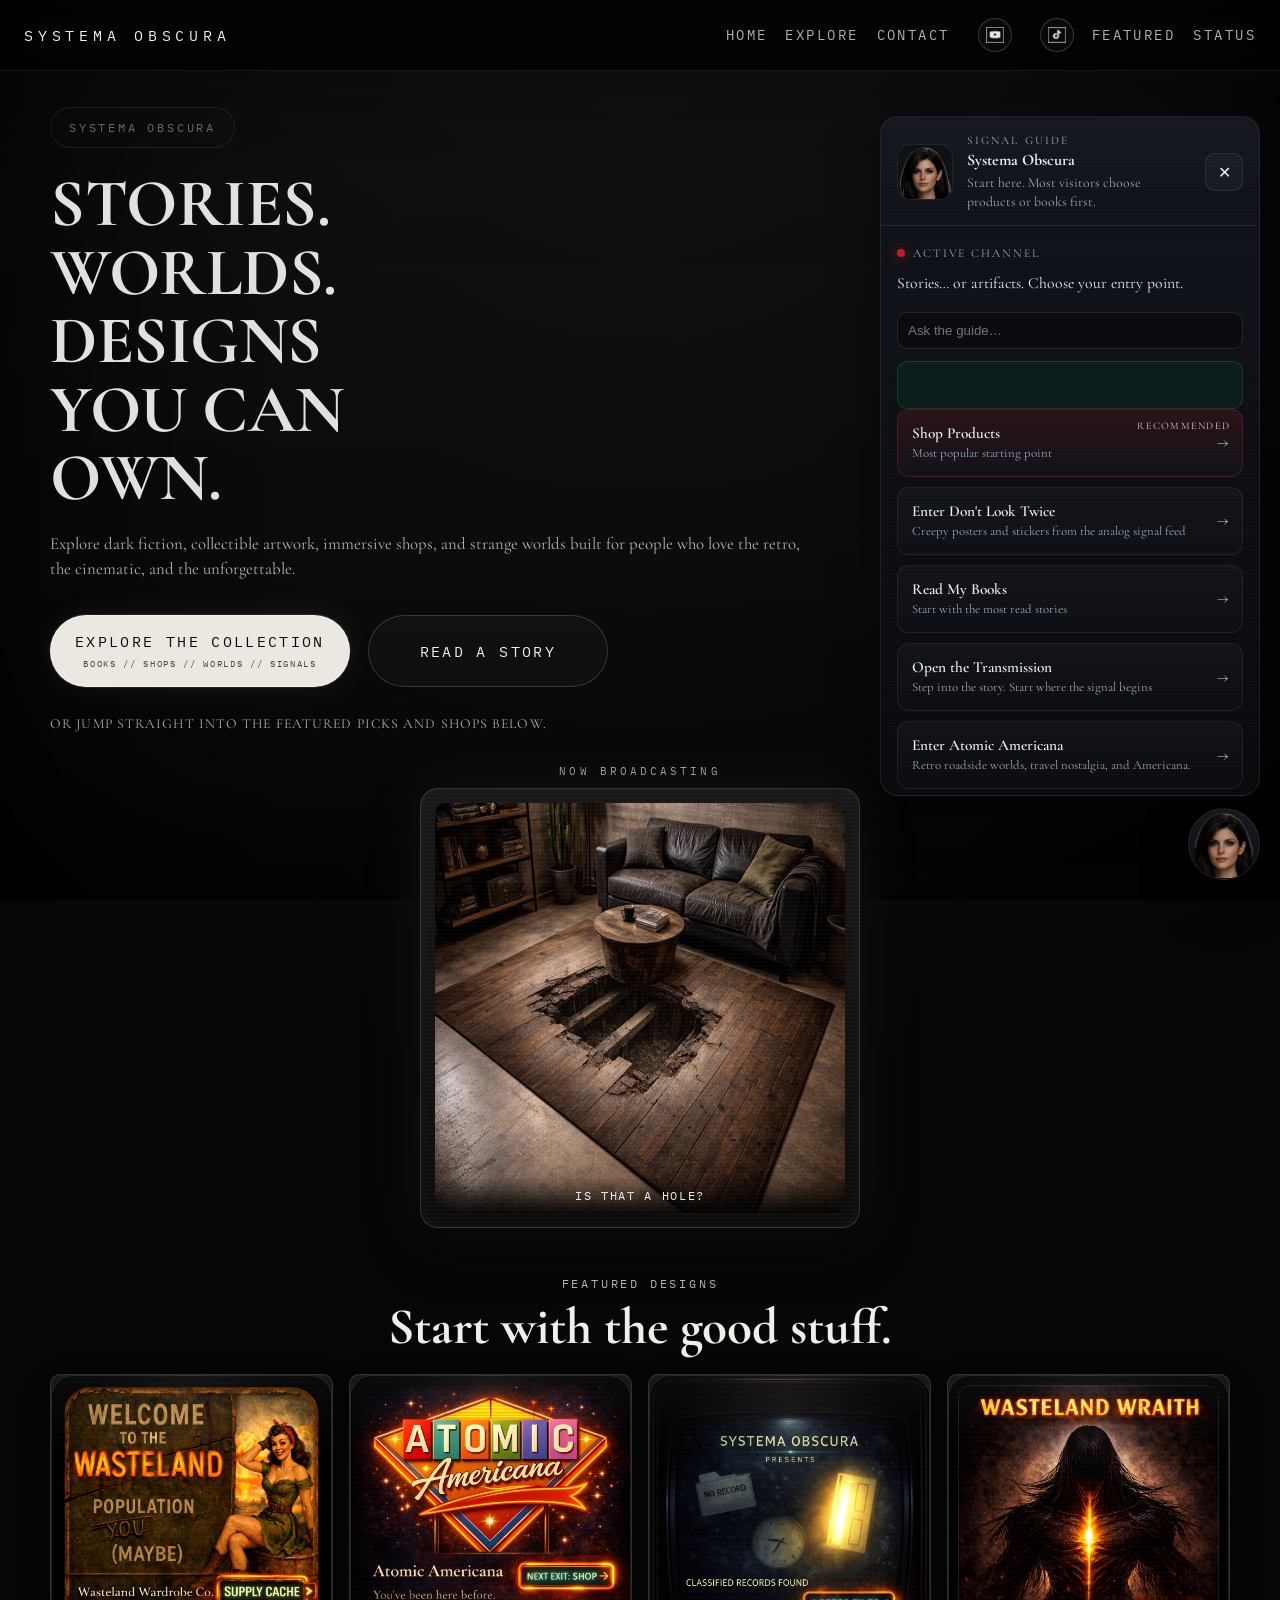
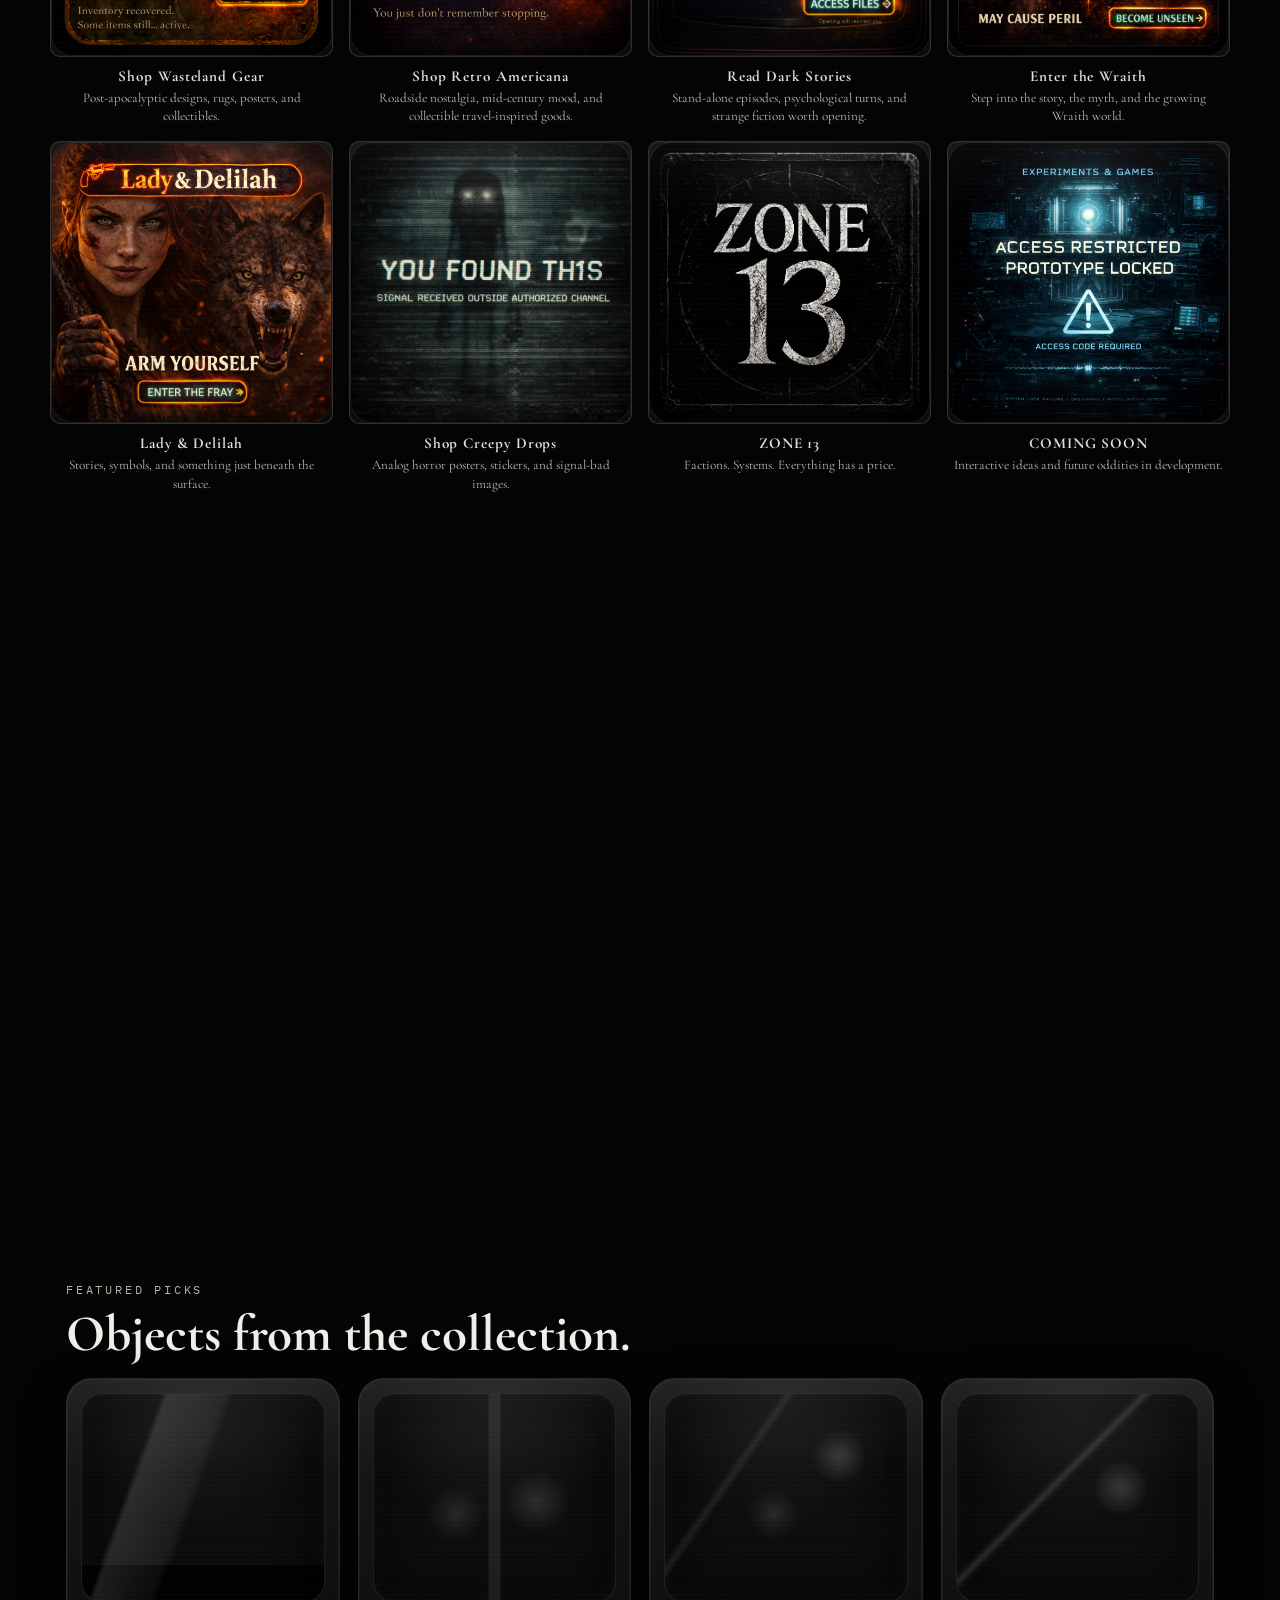
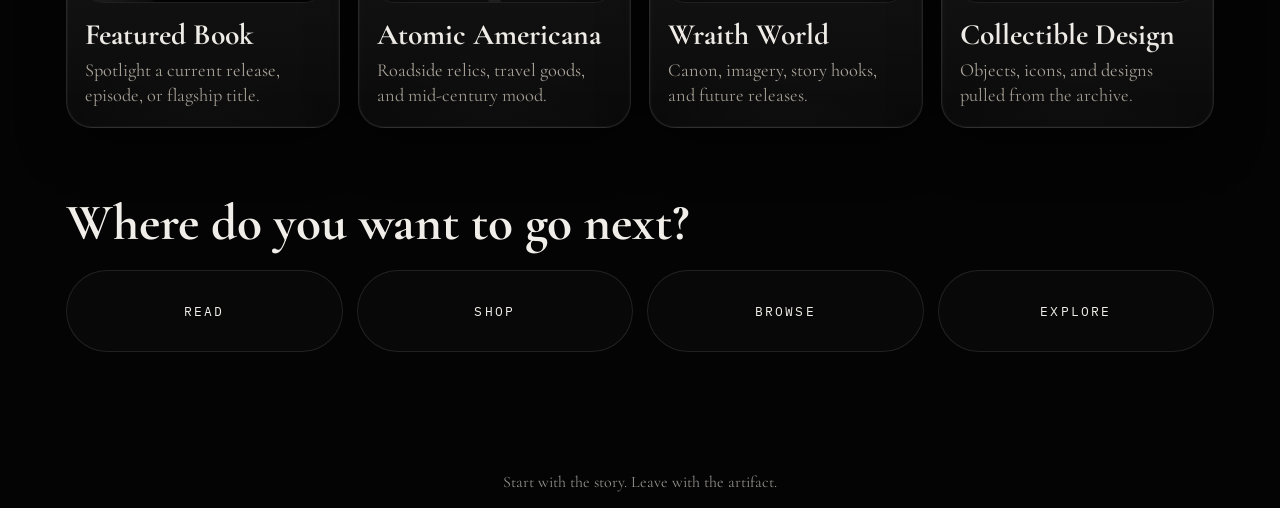
<file: index.html>
<!DOCTYPE html>
<html lang="en">
<head>
<!-- Google tag (gtag.js) -->
<script async src="https://www.googletagmanager.com/gtag/js?id=G-D031YIETHX"></script>
<script>
  window.dataLayer = window.dataLayer || [];
  function gtag(){dataLayer.push(arguments);}
  gtag('js', new Date());
  gtag('config', 'G-D031YIETHX');
</script>

<meta charset="UTF-8" />
  <meta name="viewport" content="width=device-width, initial-scale=1.0" />
  <title>Systema Obscura</title>
  <meta name="description" content="Stories, worlds, and designs you can own from Systema Obscura." />
  <link rel="preconnect" href="https://fonts.googleapis.com">
  <link rel="preconnect" href="https://fonts.gstatic.com" crossorigin>
  <link href="https://fonts.googleapis.com/css2?family=Cormorant+Garamond:wght@400;500;600;700&family=IBM+Plex+Mono:wght@400;500&display=swap" rel="stylesheet">
  <link rel="stylesheet" href="style.css" />
  <style>
    /* Channel tile image overrides */
    .scene-books {
      background-image: url("./assets/tiles/books-tile.png");
      background-size: cover;
      background-position: center;
      background-repeat: no-repeat;
    }

    .scene-aa {
      background-image: url("./assets/tiles/atomic-americana-tile.png");
      background-size: cover;
      background-position: center;
      background-repeat: no-repeat;
    }

    .scene-wwc {
      background-image: url("./assets/tiles/wwc-tile.png");
      background-size: cover;
      background-position: center;
      background-repeat: no-repeat;
    }

    .scene-sop {
      background-image: url("./assets/tiles/sop-tile.png");
      background-size: cover;
      background-position: center;
      background-repeat: no-repeat;
    }

    .scene-wraith {
      background-image: url("./assets/wraith-tile.png");
      background-size: cover;
      background-position: center;
      background-repeat: no-repeat;
    }

    .scene-lady {
      background-image: url("./assets/lady-tile.png");
      background-size: cover;
      background-position: center;
      background-repeat: no-repeat;
    }

    .scene-audio {
      background-image: url("./assets/audio-tile.png");
      background-size: cover;
      background-position: center;
      background-repeat: no-repeat;
    }

    .scene-experiments {
      background-image: url("./assets/experiments-tile.png");
      background-size: cover;
      background-position: center;
      background-repeat: no-repeat;
    }
    .scene-dontlook {
      background: #111 url("./assets/tiles/dont-look-twice-tile.png?v=2") center / cover no-repeat;
    }

    .nav {
      display: flex;
      align-items: center;
      gap: 18px;
      flex-wrap: wrap;
    }

    .nav-icon {
      display: inline-flex;
      align-items: center;
      justify-content: center;
      width: 34px;
      height: 34px;
      padding: 0;
      border: 1px solid rgba(255,255,255,0.18);
      border-radius: 999px;
      background: rgba(255,255,255,0.03);
      box-shadow: 0 0 0 0 rgba(255,255,255,0.0);
      transition: transform 0.2s ease, opacity 0.2s ease, border-color 0.2s ease, box-shadow 0.2s ease, background 0.2s ease;
      animation: socialPulse 2.8s ease-in-out infinite;
    }

    .nav-icon img {
      width: 18px;
      height: 18px;
      object-fit: contain;
      display: block;
      opacity: 0.9;
      filter: brightness(1.05);
    }

    .nav-icon:hover,
    .nav-icon:focus-visible {
      transform: translateY(-1px) scale(1.08);
      opacity: 1;
      border-color: rgba(255,255,255,0.45);
      background: rgba(255,255,255,0.08);
      box-shadow: 0 0 14px rgba(255,255,255,0.14);
      outline: none;
    }

    .nav-icon-youtube {
      animation-delay: 0s;
    }

    .nav-icon-tiktok {
      animation-delay: 1.2s;
    }

    @keyframes socialPulse {
      0%, 100% {
        box-shadow: 0 0 0 0 rgba(255,255,255,0.0);
        border-color: rgba(255,255,255,0.18);
      }
      50% {
        box-shadow: 0 0 12px rgba(255,255,255,0.12);
        border-color: rgba(255,255,255,0.34);
      }
    }

    @media (max-width: 640px) {
      .nav {
        gap: 12px;
      }

      .nav-icon {
        width: 32px;
        height: 32px;
      }

      .nav-icon img {
        width: 17px;
        height: 17px;
      }
    }

/* Quick conversion upgrades */
    .hero-scroll-note {
      margin-top: 12px;
      opacity: 0.72;
      font-size: 0.86rem;
      letter-spacing: 0.08em;
      text-transform: uppercase;
    }

    .featured-strip {
      padding-top: 8px;
      padding-bottom: 18px;
    }

    .featured-strip .section-kicker,
    .featured-strip h2 {
      text-align: center;
    }

    .featured-grid {
      display: grid;
      grid-template-columns: repeat(4, minmax(0, 1fr));
      gap: 16px;
      margin-top: 20px;
    }

    .featured-item {
      display: block;
      text-decoration: none;
      color: inherit;
      transition: transform 0.2s ease, opacity 0.2s ease;
    }

    .featured-item:hover,
    .channel-card:hover {
      opacity: 0.9;
      transform: translateY(-3px) scale(1.015);
    }

    .featured-visual {
      aspect-ratio: 1 / 1;
      border: 1px solid rgba(255,255,255,0.16);
      border-radius: 10px;
      overflow: hidden;
      background: rgba(255,255,255,0.04);
      box-shadow: 0 12px 30px rgba(0,0,0,0.22);
    }

    .featured-visual .screen {
      height: 100%;
    }

    .featured-copy {
      padding: 10px 6px 0;
      text-align: center;
    }

    .featured-copy h3 {
      margin: 0 0 4px;
      font-size: 0.95rem;
      letter-spacing: 0.06em;
    }

    .featured-copy p {
      margin: 0;
      opacity: 0.8;
      font-size: 0.82rem;
      line-height: 1.4;
    }

    .channel-card.priority-channel {
      transform: scale(1.03);
      border: 1px solid rgba(255,255,255,0.28);
      box-shadow: 0 18px 40px rgba(0,0,0,0.28);
    }

    @media (max-width: 900px) {
      .featured-grid {
        grid-template-columns: repeat(2, minmax(0, 1fr));
      }
    }

    @media (max-width: 560px) {
      .featured-grid {
        grid-template-columns: 1fr;
      }
    }

    /* ===== Systema Obscura Agent ===== */
    :root {
      --so-bg: rgba(10, 12, 16, 0.94);
      --so-panel: rgba(15, 18, 24, 0.98);
      --so-border: rgba(255, 255, 255, 0.08);
      --so-text: #e8edf5;
      --so-muted: #9ca7ba;
      --so-accent: #b81f2d;
      --so-accent-soft: rgba(184, 31, 45, 0.18);
      --so-shadow: 0 18px 50px rgba(0, 0, 0, 0.45);
      --so-radius: 18px;
      --so-radius-sm: 12px;
      --so-font: Inter, ui-sans-serif, system-ui, -apple-system, BlinkMacSystemFont, "Segoe UI", sans-serif;
    }

    .so-agent-launcher {
      position: fixed;
      right: 20px;
      bottom: 20px;
      z-index: 9998;
      width: 72px;
      height: 72px;
      border-radius: 999px;
      border: 1px solid var(--so-border);
      background: linear-gradient(180deg, rgba(27, 31, 40, 0.98), rgba(10, 12, 16, 0.98));
      box-shadow: var(--so-shadow);
      display: flex;
      align-items: center;
      justify-content: center;
      cursor: pointer;
      overflow: hidden;
      transition: transform 0.2s ease, border-color 0.2s ease, box-shadow 0.2s ease;
    }

    .so-agent-launcher:hover,
    .so-agent-launcher:focus-visible {
      transform: translateY(-2px) scale(1.02);
      border-color: rgba(184, 31, 45, 0.5);
      box-shadow: 0 18px 55px rgba(0, 0, 0, 0.55);
      outline: none;
    }

    .so-agent-launcher img {
      width: 100%;
      height: 100%;
      object-fit: cover;
      object-position: center 42%;
      display: block;
    }

    .so-agent-pulse {
      position: absolute;
      inset: 0;
      border-radius: inherit;
      box-shadow: 0 0 0 0 rgba(184, 31, 45, 0.25);
      animation: soPulse 2.2s 1;
      pointer-events: none;
    }

    @keyframes soPulse {
      0% { box-shadow: 0 0 0 0 rgba(184, 31, 45, 0.28); }
      70% { box-shadow: 0 0 0 16px rgba(184, 31, 45, 0); }
      100% { box-shadow: 0 0 0 0 rgba(184, 31, 45, 0); }
    }

    .so-agent {
      position: fixed;
      right: 20px;
      bottom: 104px;
      width: min(380px, calc(100vw - 24px));
      max-height: min(680px, calc(100vh - 132px));
      z-index: 9999;
      border-radius: var(--so-radius);
      border: 1px solid var(--so-border);
      background:
        repeating-linear-gradient(
          180deg,
          rgba(255,255,255,0.015) 0px,
          rgba(255,255,255,0.015) 1px,
          transparent 1px,
          transparent 3px
        ),
        linear-gradient(180deg, rgba(16, 19, 26, 0.98), rgba(8, 10, 14, 0.98));
      box-shadow: var(--so-shadow);
      overflow: hidden;
      transform: translateY(16px) scale(0.98);
      opacity: 0;
      pointer-events: none;
      transition: opacity 0.25s ease, transform 0.25s ease;
      backdrop-filter: blur(8px);
    }

    .so-agent.is-open {
      opacity: 1;
      transform: translateY(0) scale(1);
      pointer-events: auto;
    }

    .so-agent-header {
      display: flex;
      align-items: center;
      gap: 14px;
      padding: 16px 16px 14px;
      border-bottom: 1px solid rgba(255,255,255,0.06);
      background: linear-gradient(180deg, rgba(255,255,255,0.02), rgba(255,255,255,0));
    }

    .so-agent-avatar {
      width: 56px;
      height: 56px;
      border-radius: 14px;
      object-fit: cover;
      object-position: center 42%;
      border: 1px solid rgba(255,255,255,0.08);
      flex-shrink: 0;
      background: #0e1116;
    }

    .so-agent-title-wrap {
      min-width: 0;
      flex: 1;
    }

    .so-agent-kicker {
      font-size: 0.72rem;
      letter-spacing: 0.18em;
      text-transform: uppercase;
      color: var(--so-muted);
      margin-bottom: 4px;
    }

    .so-agent-title {
      font-size: 1rem;
      font-weight: 700;
      line-height: 1.2;
      color: var(--so-text);
      margin: 0;
    }

    .so-agent-subtitle {
      font-size: 0.86rem;
      color: var(--so-muted);
      margin-top: 4px;
      line-height: 1.35;
    }

    .so-agent-close {
      width: 38px;
      height: 38px;
      border-radius: 10px;
      border: 1px solid rgba(255,255,255,0.08);
      background: rgba(255,255,255,0.03);
      color: var(--so-text);
      font-size: 1rem;
      cursor: pointer;
      flex-shrink: 0;
      transition: background 0.2s ease, border-color 0.2s ease;
    }

    .so-agent-close:hover,
    .so-agent-close:focus-visible {
      background: rgba(255,255,255,0.06);
      border-color: rgba(184, 31, 45, 0.45);
      outline: none;
    }

    .so-agent-body {
      padding: 16px;
    }

    .so-agent-message {
      margin: 0 0 16px;
      font-size: 0.98rem;
      line-height: 1.5;
      color: var(--so-text);
    }

    .so-agent-buttons {
      display: grid;
      gap: 10px;
    }

    .so-agent-btn {
      position: relative;
      display: flex;
      align-items: center;
      justify-content: space-between;
      gap: 14px;
      width: 100%;
      text-decoration: none;
      color: var(--so-text);
      background: linear-gradient(180deg, rgba(255,255,255,0.03), rgba(255,255,255,0.01));
      border: 1px solid rgba(255,255,255,0.07);
      border-radius: var(--so-radius-sm);
      padding: 14px 14px;
      min-height: 54px;
      transition: transform 0.18s ease, border-color 0.18s ease, background 0.18s ease;
    }

    .so-agent-btn:hover,
    .so-agent-btn:focus-visible {
      transform: translateY(-1px);
      border-color: rgba(184, 31, 45, 0.45);
      background: linear-gradient(180deg, rgba(184, 31, 45, 0.14), rgba(255,255,255,0.02));
      outline: none;
    }

    .so-agent-btn-text {
      display: flex;
      flex-direction: column;
      align-items: flex-start;
      text-align: left;
      gap: 3px;
      min-width: 0;
    }

    .so-agent-btn-label {
      font-size: 0.96rem;
      font-weight: 600;
      line-height: 1.2;
    }

    .so-agent-btn-note {
      font-size: 0.8rem;
      color: var(--so-muted);
      line-height: 1.3;
    }

    .so-agent-btn-primary {
      border-color: rgba(184, 31, 45, 0.32);
      background: linear-gradient(180deg, rgba(184, 31, 45, 0.18), rgba(255,255,255,0.02));
    }

    .so-agent-btn-primary::before {
      content: "Recommended";
      position: absolute;
      top: 10px;
      right: 12px;
      font-size: 0.64rem;
      letter-spacing: 0.12em;
      text-transform: uppercase;
      color: #f0c3c7;
    }

    .so-agent-btn-arrow {
      font-size: 1.1rem;
      color: var(--so-muted);
      flex-shrink: 0;
    }

    .so-agent-footer {
      padding: 0 16px 16px;
      color: var(--so-muted);
      font-size: 0.78rem;
      line-height: 1.4;
    }

    .so-agent-minimize {
      display: inline-flex;
      align-items: center;
      gap: 6px;
      background: transparent;
      color: var(--so-muted);
      border: none;
      padding: 0;
      font: inherit;
      cursor: pointer;
      margin-top: 12px;
    }

    .so-agent-minimize:hover,
    .so-agent-minimize:focus-visible {
      color: var(--so-text);
      outline: none;
    }

    .so-agent-badge {
      display: inline-flex;
      align-items: center;
      gap: 8px;
      margin-bottom: 12px;
      font-size: 0.74rem;
      text-transform: uppercase;
      letter-spacing: 0.16em;
      color: var(--so-muted);
    }

    .so-agent-badge::before {
      content: "";
      width: 8px;
      height: 8px;
      border-radius: 999px;
      background: var(--so-accent);
      box-shadow: 0 0 12px rgba(184, 31, 45, 0.75);
    }

    @media (max-width: 640px) {
      .so-agent-launcher {
        right: 14px;
        bottom: 14px;
        width: 64px;
        height: 64px;
      }

      .so-agent {
        right: 12px;
        left: 12px;
        bottom: 88px;
        width: auto;
        max-height: min(72vh, calc(100vh - 112px));
      }
    }

  </style>


</head>
<body>
  <div class="noise" aria-hidden="true"></div>
  <div class="vignette" aria-hidden="true"></div>

  <header class="site-header">
    <a href="#" class="brand">SYSTEMA OBSCURA</a>
    <nav class="nav">
      <a href="#signal">Home</a>
      <a href="#channels">Explore</a>
      <a href="contact.html">Contact</a>
      <a href="https://www.youtube.com/@TheSafeBunker" target="_blank" rel="noopener" class="nav-icon nav-icon-youtube" aria-label="YouTube">
        <img src="./assets/youtube.png" alt="YouTube" />
      </a>
      <a href="https://www.tiktok.com/@systema.obscura" target="_blank" rel="noopener" class="nav-icon nav-icon-tiktok" aria-label="TikTok">
        <img src="./assets/tiktok.png" alt="TikTok" />
      </a>
      <a href="#artifacts">Featured</a>
      <a href="#status">Status</a>
    </nav>
  </header>

  <main>
    <section class="hero wrap" id="signal">
      <div class="eyebrow">SYSTEMA OBSCURA</div>
      <h1>STORIES. WORLDS.<br />DESIGNS YOU CAN OWN.</h1>
      <p class="hero-copy">
        Explore dark fiction, collectible artwork, immersive shops, and strange worlds built for people who love the retro, the cinematic, and the unforgettable.
      </p>

      <div class="hero-actions">
        <a href="#channels" class="btn btn-primary">
          <span>EXPLORE THE COLLECTION</span>
          <small>BOOKS // SHOPS // WORLDS // SIGNALS</small>
        </a>
        <a href="sop.html" class="btn btn-secondary">READ A STORY</a>
      </div>
      <p class="hero-scroll-note">Or jump straight into the featured picks and shops below.</p>

<!-- ===== CRT FEATURED BROADCAST ===== -->
<div class="crt-featured">

  <div class="crt-broadcast-label">NOW BROADCASTING</div>

  <div class="crt-tv-featured">
    <a id="crtLink" href="https://wastelandwardrobeco.etsy.com/listing/4446251223" target="_blank" rel="noopener">
      <img id="crtImage" src="assets/crt/crt-rug-collapse.png" alt="IS THAT A HOLE?">

      <div class="crt-overlay-featured">
        <span id="crtTitle">IS THAT A HOLE?</span>
      </div>
    </a>
  </div>

</div>
      
      <div class="main-terminal crt reveal">
        <div class="terminal-topbar">
          <span class="seal">✦</span>
          <span class="terminal-label">PRIMARY ARCHIVE TERMINAL</span>
          <span class="live-dot"></span>
        </div>
        <div class="screen hero-screen">
          <div class="screen-image">
            <div class="mountains"></div>
            <div class="fog"></div>
            <div class="scanlines"></div>
          </div>
          <div class="screen-overlay">
            <p>Books to read. Designs to own. Worlds to explore.</p>
          </div>
        </div>
      </div>
    </section>

    <section class="featured-strip wrap reveal" id="featured-strip">
      <div class="section-head reveal">
        <p class="section-kicker">FEATURED DESIGNS</p>
        <h2>Start with the good stuff.</h2>
      </div>

<div class="featured-grid">

  <!-- WWC -->
  <a class="featured-item" href="https://wastelandwardrobeco.etsy.com" target="_blank">
    <div class="featured-visual crt">
      <div class="screen">
        <div class="channel-scene scene-wwc"></div>
        <div class="scanlines"></div>
      </div>
    </div>
    <div class="featured-copy">
      <h3>Shop Wasteland Gear</h3>
      <p>Post-apocalyptic designs, rugs, posters, and collectibles.</p>
    </div>
  </a>

  <!-- Atomic Americana -->
  <a class="featured-item" href="https://atomicamericana.etsy.com" target="_blank">
    <div class="featured-visual crt">
      <div class="screen">
        <div class="channel-scene scene-aa"></div>
        <div class="scanlines"></div>
      </div>
    </div>
    <div class="featured-copy">
      <h3>Shop Retro Americana</h3>
      <p>Roadside nostalgia, mid-century mood, and collectible travel-inspired goods.</p>
    </div>
  </a>

  <!-- SOP -->
  <a class="featured-item" href="sop.html">
    <div class="featured-visual crt">
      <div class="screen">
        <div class="channel-scene scene-sop"></div>
        <div class="scanlines"></div>
      </div>
    </div>
    <div class="featured-copy">
      <h3>Read Dark Stories</h3>
      <p>Stand-alone episodes, psychological turns, and strange fiction worth opening.</p>
    </div>
  </a>

  <!-- WRAITH -->
  <a class="featured-item" href="wraith.html">
    <div class="featured-visual crt">
      <div class="screen">
        <div class="channel-scene scene-wraith"></div>
        <div class="scanlines"></div>
      </div>
    </div>
    <div class="featured-copy">
      <h3>Enter the Wraith</h3>
      <p>Step into the story, the myth, and the growing Wraith world.</p>
    </div>
  </a>

  <!-- LADY & DELILAH (RESTORED) -->
  <a class="featured-item" href="lady-delilah.html">
    <div class="featured-visual crt">
      <div class="screen">
        <div class="channel-scene scene-lady"></div>
        <div class="scanlines"></div>
      </div>
    </div>
    <div class="featured-copy">
      <h3>Lady & Delilah</h3>
      <p>Stories, symbols, and something just beneath the surface.</p>
    </div>
  </a>

  <!-- DON'T LOOK TWICE -->
  <a class="featured-item" href="https://dont-look-twice.printify.me" target="_blank" rel="noopener">
    <div class="featured-visual crt">
      <div class="screen">
        <div class="channel-scene scene-dontlook"></div>
        <div class="scanlines"></div>
      </div>
    </div>
    <div class="featured-copy">
      <h3>Shop Creepy Drops</h3>
      <p>Analog horror posters, stickers, and signal-bad images.</p>
    </div>
  </a>

  <!-- ZONE 13 -->
  <a class="featured-item" href="zone13.html">
    <div class="featured-visual crt">
      <div class="screen">
        <div class="channel-scene scene-zone13"></div>
        <div class="scanlines"></div>
      </div>
    </div>
    <div class="featured-copy">
      <h3>ZONE 13</h3>
      <p>Factions. Systems. Everything has a price.</p>
    </div>
  </a>

  <!-- COMING SOON -->
  <a class="featured-item" href="#signal">
    <div class="featured-visual crt">
      <div class="screen">
        <div class="channel-scene scene-experiments"></div>
        <div class="scanlines"></div>
      </div>
    </div>
    <div class="featured-copy">
      <h3>COMING SOON</h3>
      <p>Interactive ideas and future oddities in development.</p>
    </div>
  </a>

</div>
      
</section>

<section class="broadcast wrap" id="broadcast">

    <section class="broadcast wrap" id="broadcast">
      <div class="section-head reveal">
        <p class="section-kicker">PRIMARY FEATURE</p>
        <h2>The signal of the moment.</h2>
      </div>

      <div class="broadcast-grid">
        <article class="broadcast-panel feature crt reveal">
          <div class="screen feature-screen">
            <div class="feature-scene"></div>
            <div class="scanlines"></div>
          </div>
          <div class="feature-copy">
            <p class="meta">CURRENT FEATURE</p>
            <h3>Build the myth. Sell the artifact. Keep the signal alive.</h3>
            <p>
              Use this space for your featured book, newest collection, best seller, or flagship release.
            </p>
            <a href="https://www.amazon.com/dp/B0GPJ8DP77" target="_blank" class="text-link">View feature</a>
          </div>
        </article>

        <aside class="status-panel reveal" id="status">
          <div class="status-box">
            <div class="status-row"><span>Systema Obscura Presents</span><strong>Stories Live</strong></div>
            <div class="status-row"><span>Wasteland Wardrobe Co.</span><strong>Shop Open</strong></div>
            <div class="status-row"><span>Atomic Americana</span><strong>Shop Open</strong></div>
            <div class="status-row"><span>Don't Look Twice</span><strong>Popup Shop Live</strong></div>
            <div class="status-row"><span>Books, Worlds, Experiments</span><strong>Expanding</strong></div>
          </div>
        </aside>
      </div>
    </section>

    <section class="artifacts wrap" id="artifacts">
      <div class="section-head reveal">
        <p class="section-kicker">FEATURED PICKS</p>
        <h2>Objects from the collection.</h2>
      </div>

      <div class="artifact-grid">
        <article class="artifact crt reveal">
          <div class="screen"><div class="artifact-scene artifact-book"></div><div class="scanlines"></div></div>
          <div class="artifact-copy">
            <h3>Featured Book</h3>
            <p>Spotlight a current release, episode, or flagship title.</p>
          </div>
        </article>

        <article class="artifact crt reveal">
          <div class="screen"><div class="artifact-scene artifact-keys"></div><div class="scanlines"></div></div>
          <div class="artifact-copy">
            <h3>Atomic Americana</h3>
            <p>Roadside relics, travel goods, and mid-century mood.</p>
          </div>
        </article>

        <article class="artifact crt reveal">
          <div class="screen"><div class="artifact-scene artifact-wraith"></div><div class="scanlines"></div></div>
          <div class="artifact-copy">
            <h3>Wraith World</h3>
            <p>Canon, imagery, story hooks, and future releases.</p>
          </div>
        </article>

        <article class="artifact crt reveal">
          <div class="screen"><div class="artifact-scene artifact-pin"></div><div class="scanlines"></div></div>
          <div class="artifact-copy">
            <h3>Collectible Design</h3>
            <p>Objects, icons, and designs pulled from the archive.</p>
          </div>
        </article>
      </div>
    </section>

    <section class="entry wrap reveal">
      <h2>Where do you want to go next?</h2>
      <div class="entry-grid">
        <a href="https://www.amazon.com/author/davidmcneal" target="_blank" class="entry-link">Read</a>
        <a href="https://wastelandwardrobeco.etsy.com" target="_blank" class="entry-link">Shop</a>
        <a href="https://atomicamericana.etsy.com" target="_blank" class="entry-link">Browse</a>
        <a href="#channels" class="entry-link">Explore</a>
      </div>
    </section>
  </main>

  <p style="text-align:center; opacity:0.6; margin-top:40px;">
    Start with the story. Leave with the artifact.
  </p>

  <script src="script.js"></script>
  <div class="signal-lock" id="signalLock"></div>

  <button
    class="so-agent-launcher"
    id="soAgentLauncher"
    aria-label="Open Systema Obscura guide"
    aria-expanded="false"
    aria-controls="soAgentPanel"
    type="button"
  >
    <span class="so-agent-pulse" aria-hidden="true"></span>
    <img src="/assets/so-host-master-bust.png" alt="Systema Obscura host avatar" />
  </button>

  <aside class="so-agent" id="soAgentPanel" aria-hidden="true">
    <div class="so-agent-header">
      <img class="so-agent-avatar" src="/assets/so-host-master-bust.png" alt="Systema Obscura host avatar" />
      <div class="so-agent-title-wrap">
        <div class="so-agent-kicker">Signal Guide</div>
        <h2 class="so-agent-title">Systema Obscura</h2>
        <div class="so-agent-subtitle">Start here. Most visitors choose products or books first.</div>
      </div>
      <button class="so-agent-close" id="soAgentClose" type="button" aria-label="Close guide">✕</button>
    </div>

    <div class="so-agent-body">
      <div class="so-agent-badge">Active channel</div>
      <p class="so-agent-message" id="soAgentMessage">Stories… or artifacts. Choose your entry point.</p>
<div style="margin-bottom:12px;"><input id="soAgentInput" placeholder="Ask the guide…" style="width:100%; padding:10px; border-radius:10px; border:1px solid rgba(255,255,255,0.1); background:rgba(0,0,0,0.3); color:#fff;" /></div><div id="soAgentResponse" style="font-size:0.95rem; color:#00ff9c; min-height:48px; margin-top:8px; padding:10px 12px; border-radius:10px; background:rgba(0,255,156,0.05); border:1px solid rgba(0,255,156,0.15); text-shadow:0 0 6px rgba(0,255,156,0.35); line-height:1.5;"></div>

      <div class="so-agent-buttons">
        <a class="so-agent-btn so-agent-btn-primary" href="https://www.etsy.com/shop/WastelandWardrobeCo" target="_blank" rel="noopener" data-destination="Shop Products">
          <span class="so-agent-btn-text">
            <span class="so-agent-btn-label">Shop Products</span>
            <span class="so-agent-btn-note">Most popular starting point</span>
          </span>
          <span class="so-agent-btn-arrow" aria-hidden="true">→</span>
        </a>


        <a class="so-agent-btn" href="https://dont-look-twice.printify.me" target="_blank" rel="noopener" data-destination="Don't Look Twice">
          <span class="so-agent-btn-text">
            <span class="so-agent-btn-label">Enter Don't Look Twice</span>
            <span class="so-agent-btn-note">Creepy posters and stickers from the analog signal feed</span>
          </span>
          <span class="so-agent-btn-arrow" aria-hidden="true">→</span>
        </a>

        <a class="so-agent-btn" href="https://www.amazon.com/author/davidmcneal" target="_blank" rel="noopener" data-destination="Read My Books">
          <span class="so-agent-btn-text">
            <span class="so-agent-btn-label">Read My Books</span>
            <span class="so-agent-btn-note">Start with the most read stories</span>
          </span>
          <span class="so-agent-btn-arrow" aria-hidden="true">→</span>
        </a>

        <a class="so-agent-btn" href="https://systemaobscura.co/sop" target="_blank" rel="noopener" data-destination="Start Here">
          <span class="so-agent-btn-text">
            <span class="so-agent-btn-label">Open the Transmission</span>
            <span class="so-agent-btn-note">Step into the story. Start where the signal begins</span>
          </span>
          <span class="so-agent-btn-arrow" aria-hidden="true">→</span>
        </a>

        <a class="so-agent-btn" href="https://www.etsy.com/shop/AtomicAmericana" target="_blank" rel="noopener" data-destination="Atomic Americana">
          <span class="so-agent-btn-text">
            <span class="so-agent-btn-label">Enter Atomic Americana</span>
            <span class="so-agent-btn-note">Retro roadside worlds, travel nostalgia, and Americana.</span>
          </span>
          <span class="so-agent-btn-arrow" aria-hidden="true">→</span>
        </a>

        <a class="so-agent-btn" href="https://www.etsy.com/shop/WastelandWardrobeCo" target="_blank" rel="noopener" data-destination="Explore the Wasteland">
          <span class="so-agent-btn-text">
            <span class="so-agent-btn-label">Explore the Wasteland</span>
            <span class="so-agent-btn-note">Most popular products and customer favorites.</span>
          </span>
          <span class="so-agent-btn-arrow" aria-hidden="true">→</span>
        </a>
      </div>
    </div>

    <div class="so-agent-footer">
      <div>Compact by design. Built to guide visitors toward the strongest parts of the signal.</div>
      <button class="so-agent-minimize" id="soAgentMinimize" type="button">Minimize guide</button>
    </div>
  </aside>

  <script>
(function () {
  const launcher = document.getElementById('soAgentLauncher');
  const panel = document.getElementById('soAgentPanel');
  const closeBtn = document.getElementById('soAgentClose');
  const minimizeBtn = document.getElementById('soAgentMinimize');
  const message = document.getElementById('soAgentMessage');
  const buttons = panel.querySelectorAll('[data-destination]');

  const STORAGE_KEY = 'so-dismissed';
  const CLICK_KEY = 'so-click-log';
  const VISIT_KEY = 'so-visit-count';

  const AUTO_OPEN_DELAY = 1600;

  let visits = parseInt(localStorage.getItem(VISIT_KEY) || '0', 10);
  visits++;
  localStorage.setItem(VISIT_KEY, visits);

  const hour = new Date().getHours();

  function getAdaptiveMessage() {
    if (visits > 2) {
      return "Signal guide online. You can start with the strongest path.";
    }

    if (hour >= 22 || hour < 5) {
      return "The signal is still active. Choose your entry point.";
    }

    if (hour < 12) {
      return "Not everything needs exploring. Start where it matters.";
    }

    return "Stories… or artifacts. Choose your entry point.";
  }

  function openPanel() {
    if (message) {
      window.clearTimeout(message._swapTimer);
      message.textContent = getAdaptiveMessage();

      message._swapTimer = window.setTimeout(function () {
        message.textContent = "Most people start with the strongest signal. You can too.";
      }, 3000);
    }

    panel.classList.add('is-open');
    panel.setAttribute('aria-hidden', 'false');
    launcher.setAttribute('aria-expanded', 'true');
  }

  function closePanel(remember = false) {
    if (message && message._swapTimer) {
      window.clearTimeout(message._swapTimer);
    }

    panel.classList.remove('is-open');
    panel.setAttribute('aria-hidden', 'true');
    launcher.setAttribute('aria-expanded', 'false');

    if (remember) {
      localStorage.setItem(STORAGE_KEY, 'true');
    }
  }

  function togglePanel() {
    const isOpen = panel.classList.contains('is-open');
    isOpen ? closePanel() : openPanel();
  }

  launcher.addEventListener('click', togglePanel);
  closeBtn.addEventListener('click', () => closePanel(true));
  minimizeBtn.addEventListener('click', () => closePanel(true));

  document.addEventListener('keydown', function (event) {
    if (event.key === 'Escape') closePanel();
  });

  buttons.forEach(function (button) {
    button.addEventListener('click', function () {
      const destination = button.getAttribute('data-destination');
      const log = JSON.parse(localStorage.getItem(CLICK_KEY) || '[]');
      log.push({ destination, time: new Date().toISOString() });
      if (typeof gtag === 'function') {
        gtag('event', 'agent_click', {
          event_category: 'Agent',
          event_label: destination
        });
      }
      localStorage.setItem(CLICK_KEY, JSON.stringify(log));
    });
  });

 const dismissed = localStorage.getItem(STORAGE_KEY) === 'true';
const isMobile = window.innerWidth <= 768;

if (!dismissed && !isMobile) {
  window.setTimeout(openPanel, AUTO_OPEN_DELAY);
}


// ===== SYSTEMA OBSCURA LIVE AGENT =====

async function askSystemaObscura(message) {
  try {
    const response = await fetch('https://project-656dj.vercel.app/api/agent', {
      method: 'POST',
      headers: { 'Content-Type': 'application/json' },
      body: JSON.stringify({ message })
    });

    const data = await response.json();

    if (data.reply) return data.reply;
    if (data.error) return `Signal error: ${data.error}`;

    return "Signal unclear.";
  } catch (error) {
    return "Signal lost. Try again.";
  }
}

const input = document.getElementById('soAgentInput');
const responseBox = document.getElementById('soAgentResponse');

if (input) {
  input.addEventListener('keydown', async function(e) {
    if (e.key === 'Enter') {
      const message = input.value.trim();
      if (!message) return;

      responseBox.textContent = "Reading the signal...";
      input.value = "";

      const reply = await askSystemaObscura(message);
      responseBox.textContent = reply;
    }
  });
}

})();
</script>

<script>
const crtItems = [
  {
    image: "assets/crt/crt-rug-collapse.png",
    link: "https://wastelandwardrobeco.etsy.com/listing/4446251223",
    title: "IS THAT A HOLE?"
  },
  {
    image: "assets/crt/crt-aa-drivein.png",
    link: "https://atomicamericana.etsy.com/listing/4471276737",
    title: "ATOMIC DRIVE-IN"
  },
  {
    image: "assets/crt/crt-sop-dopamine.png",
    link: "https://www.amazon.com/dp/B0GS6ZQMYW",
    title: "DOPAMINE CAFE"
  },
  {
    image: "assets/crt/crt-wwc-blood-suckers.png",
    link: "https://wastelandwardrobeco.etsy.com/listing/4327613334/blood-suckers-from-the-swamp",
    title: "BLOOD SUCKERS"
  },
  {
    image: "assets/crt/crt-wwc-wasteland.png",
    link: "https://wastelandwardrobeco.etsy.com/listing/4331172686/post-apocalyptic-wall-art-poster-welcome",
    title: "POPULATION: YOU"
  },
  {
    image: "assets/crt/crt-aa-boomerang-rug.png",
    link: "https://atomicamericana.etsy.com/listing/4471808084/atomic-boomerang-rug-mid-century-modern",
    title: "ATOMIC BOOMERANG"
  },
  {
    image: "assets/crt/crt-aa-starburst.png",
    link: "https://atomicamericana.etsy.com/listing/4468757230/mid-century-starburst-shower-curtain",
    title: "ATOMIC STARBURST"
  },
  {
    image: "assets/crt/crt-dlt-watcher.png",
    link: "https://dont-look-twice.printify.me/product/27779797",
    title: "DO NOT LOOK"
  },
  {
    image: "assets/crt/crt-dlt-road.png",
    link: "https://dont-look-twice.printify.me/product/27873562",
    title: "STAY ON THE ROAD"
  }
];

let currentCRT = 0;

const crtImage = document.getElementById("crtImage");
const crtLink = document.getElementById("crtLink");
const crtTitle = document.getElementById("crtTitle");

function setCRTItem(index) {
  const item = crtItems[index];
  crtImage.src = item.image;
  crtImage.alt = item.title;
  crtLink.href = item.link;
  crtTitle.textContent = item.title;
}

function rotateCRT() {
  currentCRT = (currentCRT + 1) % crtItems.length;
  crtImage.style.opacity = 0;

  setTimeout(() => {
    setCRTItem(currentCRT);
    crtImage.style.opacity = 1;
  }, 200);
}

setCRTItem(currentCRT);
setInterval(rotateCRT, 6500);
</script>
  
</body>
</html>
</file>
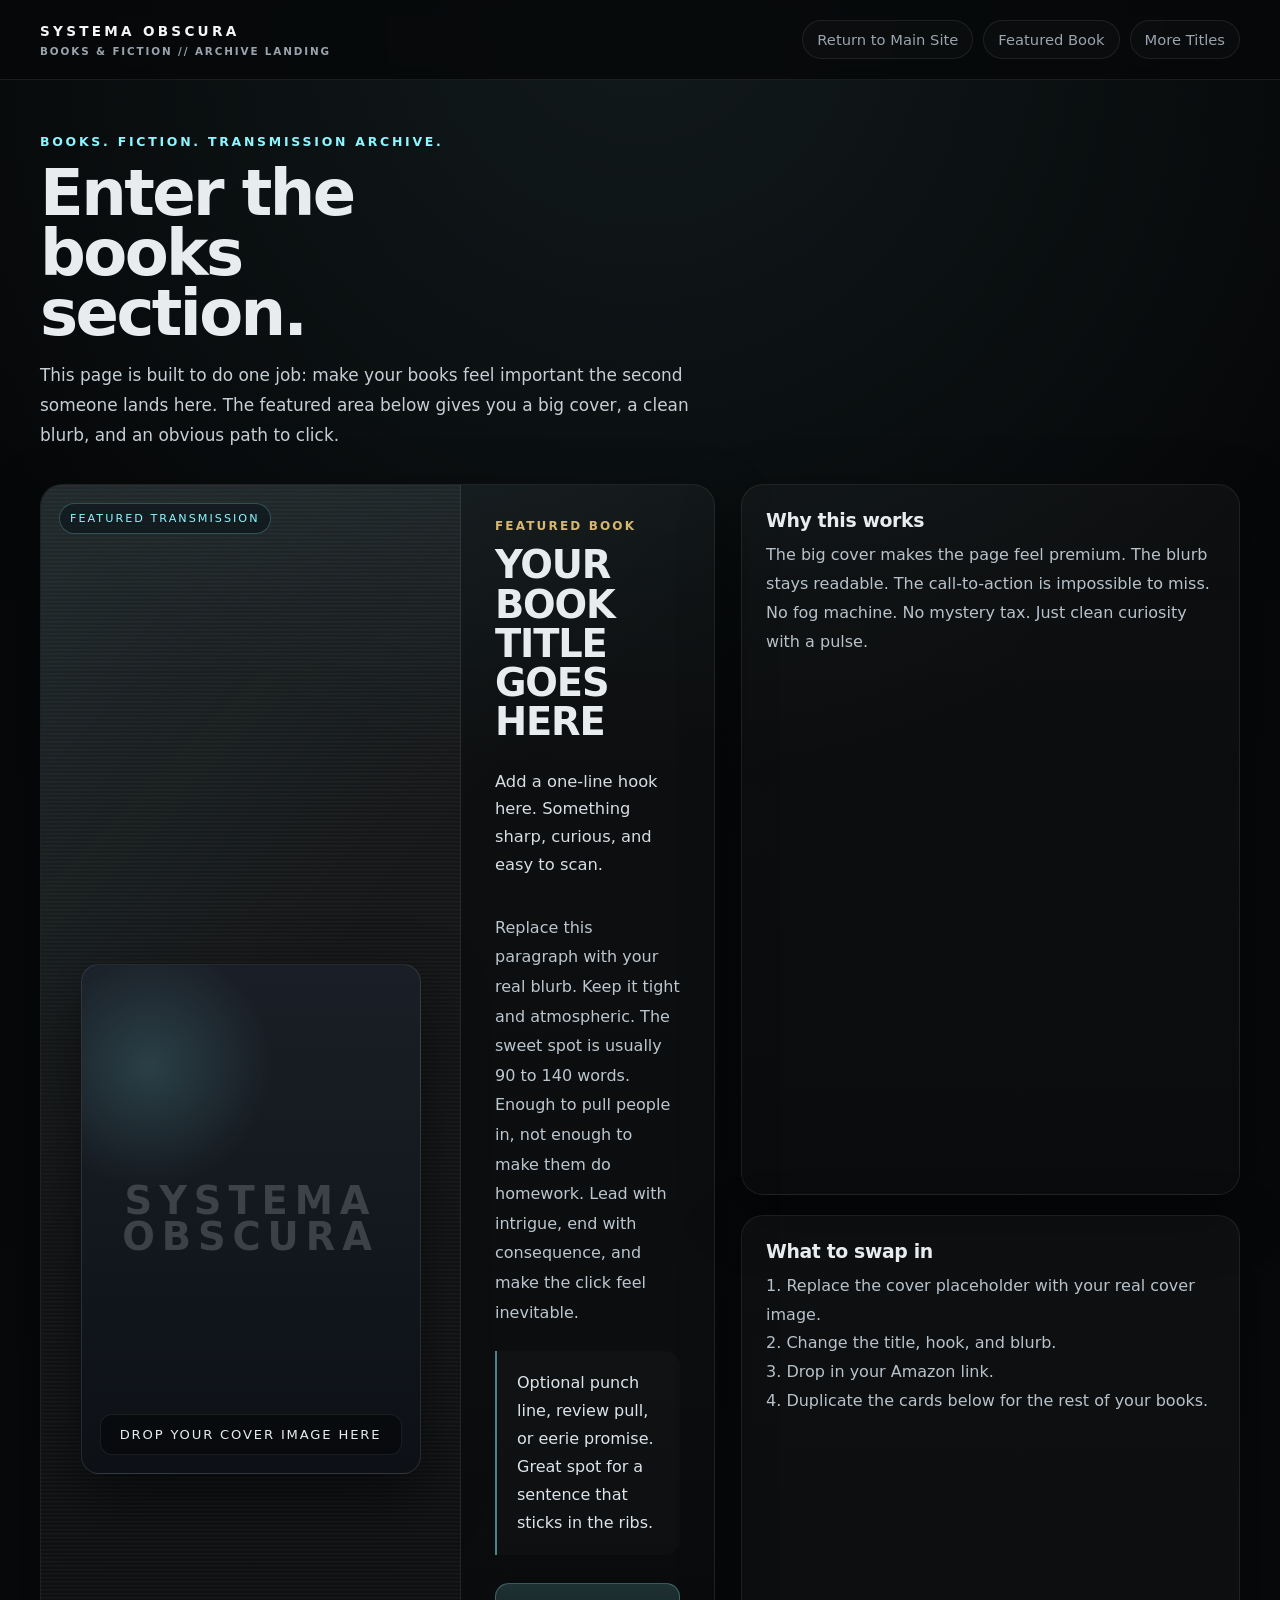
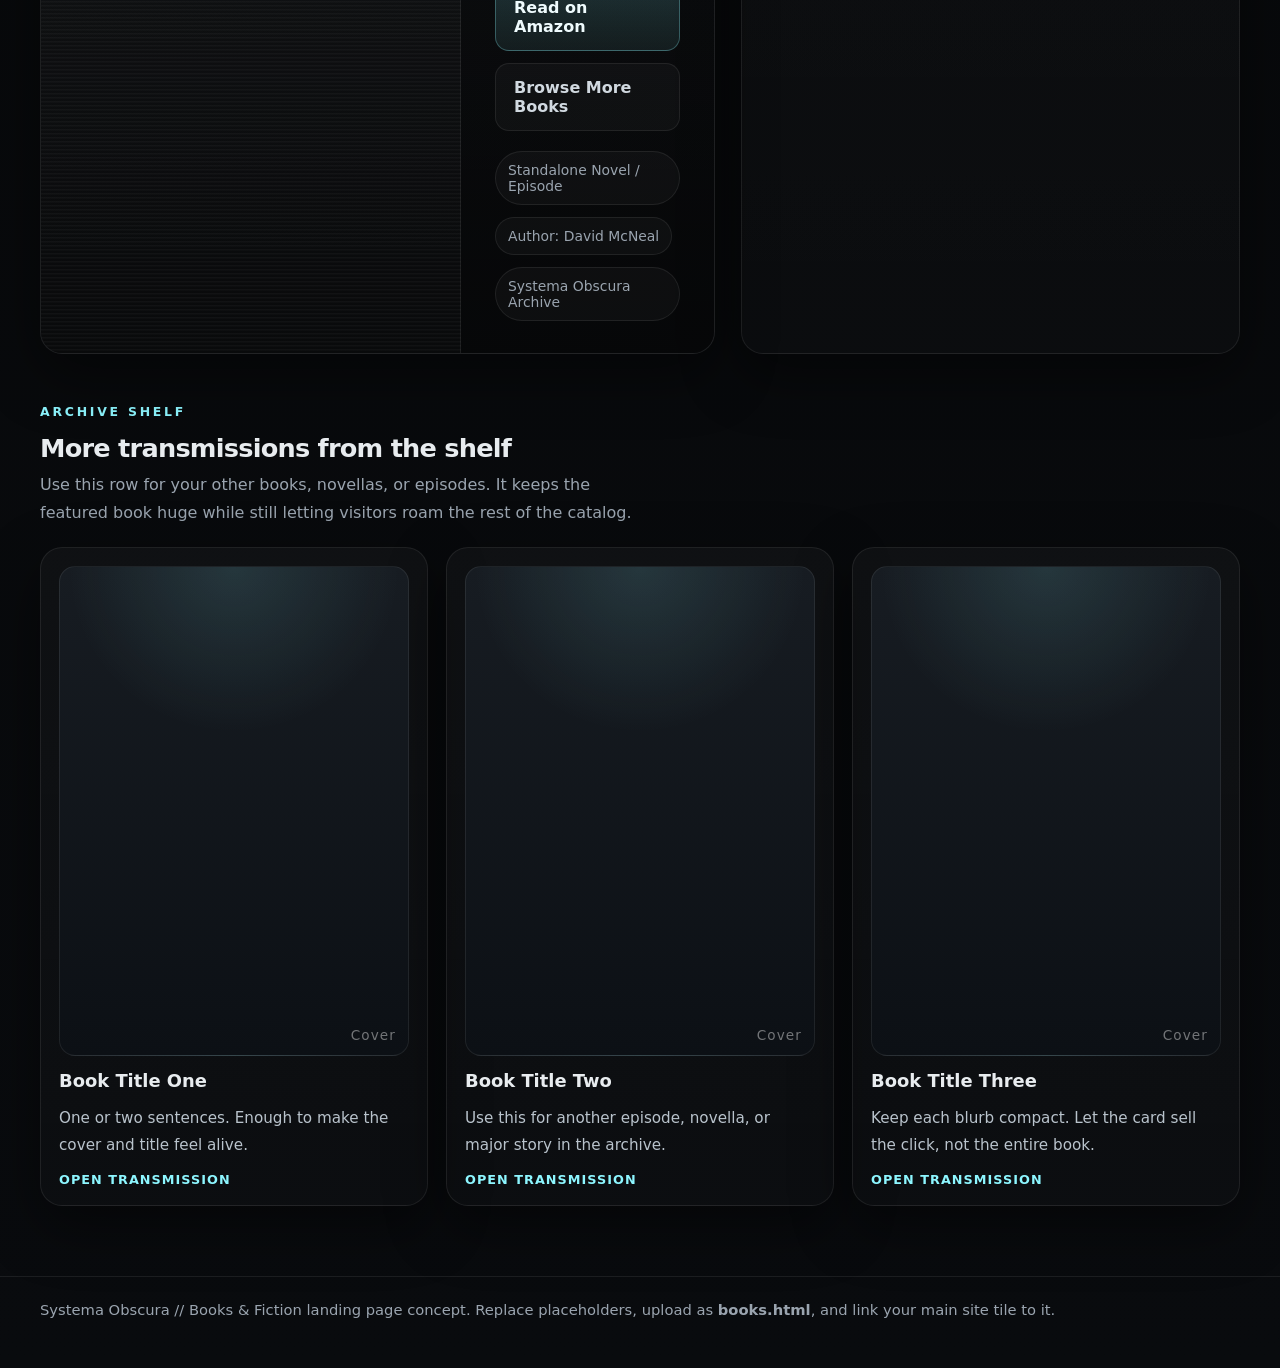
<file: books.html>
<!DOCTYPE html>
<html lang="en">
<head>
  <meta charset="UTF-8" />
  <meta name="viewport" content="width=device-width, initial-scale=1.0" />
  <title>Systema Obscura | Books & Fiction</title>
  <style>
    :root{
      --bg:#060708;
      --bg-soft:#0b0d10;
      --panel:#0f1318;
      --panel-2:#121820;
      --text:#e8ecef;
      --muted:#9aa4af;
      --line:rgba(255,255,255,.08);
      --glow:#8df6ff;
      --accent:#d7b66f;
      --danger:#ff6b6b;
      --radius:22px;
      --shadow:0 20px 60px rgba(0,0,0,.45);
    }

    *{box-sizing:border-box}
    html,body{margin:0;padding:0;background:
      radial-gradient(circle at top, rgba(141,246,255,.08), transparent 26%),
      linear-gradient(180deg, #060708 0%, #090b0e 100%);
      color:var(--text);
      font-family: Inter, ui-sans-serif, system-ui, -apple-system, BlinkMacSystemFont, "Segoe UI", sans-serif;
    }

    a{color:inherit;text-decoration:none}
    img{display:block;max-width:100%}

    .shell{
      width:min(1200px, calc(100% - 32px));
      margin:0 auto;
    }

    .topbar{
      padding:20px 0;
      border-bottom:1px solid var(--line);
      background:rgba(6,7,8,.78);
      backdrop-filter: blur(8px);
      position:sticky;
      top:0;
      z-index:50;
    }

    .topbar-inner{
      display:flex;
      align-items:center;
      justify-content:space-between;
      gap:16px;
    }

    .brand{
      letter-spacing:.24em;
      font-size:.85rem;
      color:#f3f5f7;
      text-transform:uppercase;
      font-weight:700;
    }

    .brand small{
      display:block;
      margin-top:6px;
      color:var(--muted);
      letter-spacing:.18em;
      font-size:.65rem;
      font-weight:600;
    }

    .toplinks{
      display:flex;
      flex-wrap:wrap;
      gap:10px;
    }

    .chip{
      border:1px solid var(--line);
      padding:10px 14px;
      border-radius:999px;
      color:var(--muted);
      background:rgba(255,255,255,.02);
      transition:.2s ease;
      font-size:.92rem;
    }

    .chip:hover{
      color:var(--text);
      border-color:rgba(141,246,255,.35);
      box-shadow:0 0 0 1px rgba(141,246,255,.12) inset;
    }

    .hero{
      padding:54px 0 28px;
    }

    .eyebrow{
      color:var(--glow);
      text-transform:uppercase;
      letter-spacing:.22em;
      font-size:.78rem;
      font-weight:700;
      margin-bottom:14px;
    }

    .hero h1{
      margin:0;
      font-size:clamp(2.2rem, 5vw, 4.7rem);
      line-height:.94;
      letter-spacing:-.04em;
      max-width:10ch;
    }

    .hero-copy{
      margin-top:18px;
      max-width:65ch;
      color:#c6ced6;
      font-size:1.06rem;
      line-height:1.75;
    }

    .hero-grid{
      display:grid;
      grid-template-columns: 1.15fr .85fr;
      gap:26px;
      margin-top:34px;
      align-items:stretch;
    }

    .panel{
      background:linear-gradient(180deg, rgba(255,255,255,.03), rgba(255,255,255,.015));
      border:1px solid var(--line);
      border-radius:var(--radius);
      box-shadow:var(--shadow);
    }

    .feature{
      overflow:hidden;
      position:relative;
      min-height:580px;
      display:grid;
      grid-template-columns: minmax(260px, 420px) 1fr;
      gap:0;
    }

    .feature::before{
      content:"";
      position:absolute;
      inset:0;
      background:
        linear-gradient(135deg, rgba(141,246,255,.08), transparent 36%),
        linear-gradient(180deg, transparent 62%, rgba(0,0,0,.45));
      pointer-events:none;
    }

    .cover-wrap{
      background:
        linear-gradient(180deg, rgba(255,255,255,.04), rgba(255,255,255,.01)),
        repeating-linear-gradient(
          to bottom,
          rgba(255,255,255,.03) 0px,
          rgba(255,255,255,.03) 1px,
          transparent 2px,
          transparent 4px
        );
      border-right:1px solid var(--line);
      padding:28px;
      display:flex;
      align-items:center;
      justify-content:center;
      position:relative;
    }

    .cover-wrap::after{
      content:"FEATURED TRANSMISSION";
      position:absolute;
      top:18px;
      left:18px;
      font-size:.7rem;
      letter-spacing:.18em;
      color:var(--glow);
      border:1px solid rgba(141,246,255,.24);
      padding:8px 10px;
      border-radius:999px;
      background:rgba(8,18,22,.55);
    }

    .book-cover{
      width:min(100%, 340px);
      aspect-ratio: 2 / 3;
      border-radius:18px;
      overflow:hidden;
      border:1px solid rgba(255,255,255,.1);
      background:
        radial-gradient(circle at 20% 20%, rgba(141,246,255,.16), transparent 25%),
        linear-gradient(180deg, #1a1f27, #0d1116);
      box-shadow:0 24px 60px rgba(0,0,0,.5);
      display:flex;
      align-items:center;
      justify-content:center;
      position:relative;
      isolation:isolate;
    }

    .book-cover::before{
      content:"DROP YOUR COVER IMAGE HERE";
      position:absolute;
      inset:auto 18px 18px 18px;
      text-align:center;
      font-size:.82rem;
      letter-spacing:.14em;
      color:#e8ecef;
      padding:12px;
      border-radius:12px;
      background:rgba(0,0,0,.42);
      border:1px solid rgba(255,255,255,.08);
      z-index:2;
    }

    .book-cover::after{
      content:"SYSTEMA\A OBSCURA";
      white-space:pre;
      text-align:center;
      line-height:.95;
      letter-spacing:.18em;
      font-weight:800;
      font-size:clamp(1.5rem, 3vw, 2.6rem);
      color:rgba(255,255,255,.18);
    }

    .feature-copy{
      padding:34px 34px 32px;
      display:flex;
      flex-direction:column;
      justify-content:center;
      position:relative;
    }

    .mini-label{
      color:var(--accent);
      text-transform:uppercase;
      letter-spacing:.18em;
      font-size:.75rem;
      font-weight:700;
      margin-bottom:12px;
    }

    .feature h2{
      margin:0 0 10px;
      font-size:clamp(1.8rem, 3vw, 3rem);
      line-height:1.02;
      letter-spacing:-.03em;
      max-width:12ch;
    }

    .subtitle{
      color:#d7dde3;
      font-size:1.02rem;
      line-height:1.7;
      max-width:58ch;
    }

    .blurb{
      margin:18px 0 0;
      color:#bcc6cf;
      line-height:1.85;
      font-size:1rem;
      max-width:60ch;
    }

    .quote{
      margin-top:24px;
      padding:18px 18px 18px 20px;
      border-left:2px solid rgba(141,246,255,.5);
      background:rgba(255,255,255,.02);
      border-radius:0 16px 16px 0;
      color:#dce4eb;
      font-size:1rem;
      line-height:1.75;
    }

    .actions{
      display:flex;
      flex-wrap:wrap;
      gap:12px;
      margin-top:28px;
    }

    .btn{
      padding:14px 18px;
      border-radius:14px;
      font-weight:700;
      border:1px solid var(--line);
      transition:.2s ease;
      display:inline-flex;
      align-items:center;
      gap:10px;
    }

    .btn-primary{
      background:linear-gradient(180deg, rgba(141,246,255,.16), rgba(141,246,255,.08));
      border-color:rgba(141,246,255,.28);
      color:#effbfd;
    }

    .btn-primary:hover{
      transform:translateY(-1px);
      box-shadow:0 18px 35px rgba(0,0,0,.25);
    }

    .btn-secondary{
      color:#d1d9e0;
      background:rgba(255,255,255,.03);
    }

    .meta{
      margin-top:20px;
      display:flex;
      flex-wrap:wrap;
      gap:12px;
    }

    .meta span{
      padding:10px 12px;
      border-radius:999px;
      background:rgba(255,255,255,.03);
      border:1px solid var(--line);
      color:var(--muted);
      font-size:.87rem;
    }

    .side-stack{
      display:grid;
      gap:20px;
    }

    .note-card, .list-card{
      padding:24px;
      min-height:unset;
    }

    .note-card h3, .list-card h3{
      margin:0 0 10px;
      font-size:1.18rem;
      letter-spacing:-.02em;
    }

    .note-card p, .list-card p{
      margin:0;
      color:#b8c2cb;
      line-height:1.8;
    }

    .section{
      padding:22px 0 70px;
    }

    .section-head{
      display:flex;
      align-items:end;
      justify-content:space-between;
      gap:20px;
      margin-bottom:20px;
    }

    .section-head h3{
      margin:0;
      font-size:clamp(1.5rem, 2vw, 2rem);
      letter-spacing:-.03em;
    }

    .section-head p{
      margin:8px 0 0;
      color:var(--muted);
      max-width:60ch;
      line-height:1.75;
    }

    .grid{
      display:grid;
      grid-template-columns:repeat(3, minmax(0,1fr));
      gap:18px;
    }

    .book-card{
      padding:18px;
      display:grid;
      gap:14px;
      min-height:100%;
    }

    .thumb{
      width:100%;
      aspect-ratio: 5 / 7;
      border-radius:16px;
      border:1px solid var(--line);
      background:
        radial-gradient(circle at top, rgba(141,246,255,.12), transparent 32%),
        linear-gradient(180deg, #171c22, #0c1015);
      position:relative;
      overflow:hidden;
    }

    .thumb::after{
      content:"Cover";
      position:absolute;
      inset:auto 12px 12px auto;
      color:rgba(255,255,255,.42);
      font-size:.85rem;
      letter-spacing:.08em;
    }

    .book-card h4{
      margin:0;
      font-size:1.12rem;
    }

    .book-card p{
      margin:0;
      color:#b9c3cc;
      line-height:1.75;
      font-size:.95rem;
    }

    .tiny-link{
      margin-top:auto;
      color:var(--glow);
      font-weight:700;
      letter-spacing:.08em;
      text-transform:uppercase;
      font-size:.8rem;
    }

    .footer{
      padding:24px 0 50px;
      border-top:1px solid var(--line);
      color:var(--muted);
      font-size:.92rem;
    }

    @media (max-width: 980px){
      .hero-grid{grid-template-columns:1fr}
      .feature{grid-template-columns:1fr}
      .cover-wrap{border-right:none;border-bottom:1px solid var(--line)}
      .feature h2{max-width:none}
      .grid{grid-template-columns:1fr 1fr}
    }

    @media (max-width: 640px){
      .shell{width:min(100% - 22px, 1200px)}
      .topbar-inner{align-items:flex-start;flex-direction:column}
      .hero{padding-top:32px}
      .feature-copy,.note-card,.list-card{padding:20px}
      .cover-wrap{padding:20px}
      .grid{grid-template-columns:1fr}
      .actions{flex-direction:column}
      .btn{justify-content:center}
    }
  </style>
</head>
<body>
  <header class="topbar">
    <div class="shell topbar-inner">
      <div class="brand">
        SYSTEMA OBSCURA
        <small>Books & Fiction // Archive Landing</small>
      </div>
      <nav class="toplinks">
        <a class="chip" href="index.html">Return to Main Site</a>
        <a class="chip" href="#featured-book">Featured Book</a>
        <a class="chip" href="#more-books">More Titles</a>
      </nav>
    </div>
  </header>

  <main>
    <section class="hero shell">
      <div class="eyebrow">Books. Fiction. Transmission Archive.</div>
      <h1>Enter the books section.</h1>
      <p class="hero-copy">
        This page is built to do one job: make your books feel important the second someone lands here. The featured area below gives you a big cover, a clean blurb, and an obvious path to click.
      </p>

      <div class="hero-grid">
        <article class="panel feature" id="featured-book">
          <div class="cover-wrap">
            <div class="book-cover" aria-label="Featured book cover placeholder"></div>
          </div>

          <div class="feature-copy">
            <div class="mini-label">Featured Book</div>
            <h2>YOUR BOOK TITLE GOES HERE</h2>
            <p class="subtitle">
              Add a one-line hook here. Something sharp, curious, and easy to scan.
            </p>

            <p class="blurb">
              Replace this paragraph with your real blurb. Keep it tight and atmospheric. The sweet spot is usually 90 to 140 words. Enough to pull people in, not enough to make them do homework. Lead with intrigue, end with consequence, and make the click feel inevitable.
            </p>

            <div class="quote">
              Optional punch line, review pull, or eerie promise. Great spot for a sentence that sticks in the ribs.
            </div>

            <div class="actions">
              <a class="btn btn-primary" href="https://www.amazon.com/" target="_blank" rel="noopener noreferrer">Read on Amazon</a>
              <a class="btn btn-secondary" href="#more-books">Browse More Books</a>
            </div>

            <div class="meta">
              <span>Standalone Novel / Episode</span>
              <span>Author: David McNeal</span>
              <span>Systema Obscura Archive</span>
            </div>
          </div>
        </article>

        <div class="side-stack">
          <aside class="panel note-card">
            <h3>Why this works</h3>
            <p>
              The big cover makes the page feel premium. The blurb stays readable. The call-to-action is impossible to miss. No fog machine. No mystery tax. Just clean curiosity with a pulse.
            </p>
          </aside>

          <aside class="panel list-card">
            <h3>What to swap in</h3>
            <p>
              1. Replace the cover placeholder with your real cover image.<br>
              2. Change the title, hook, and blurb.<br>
              3. Drop in your Amazon link.<br>
              4. Duplicate the cards below for the rest of your books.
            </p>
          </aside>
        </div>
      </div>
    </section>

    <section class="section shell" id="more-books">
      <div class="section-head">
        <div>
          <div class="eyebrow">Archive Shelf</div>
          <h3>More transmissions from the shelf</h3>
          <p>
            Use this row for your other books, novellas, or episodes. It keeps the featured book huge while still letting visitors roam the rest of the catalog.
          </p>
        </div>
      </div>

      <div class="grid">
        <article class="panel book-card">
          <div class="thumb"></div>
          <h4>Book Title One</h4>
          <p>One or two sentences. Enough to make the cover and title feel alive.</p>
          <a class="tiny-link" href="https://www.amazon.com/" target="_blank" rel="noopener noreferrer">Open Transmission</a>
        </article>

        <article class="panel book-card">
          <div class="thumb"></div>
          <h4>Book Title Two</h4>
          <p>Use this for another episode, novella, or major story in the archive.</p>
          <a class="tiny-link" href="https://www.amazon.com/" target="_blank" rel="noopener noreferrer">Open Transmission</a>
        </article>

        <article class="panel book-card">
          <div class="thumb"></div>
          <h4>Book Title Three</h4>
          <p>Keep each blurb compact. Let the card sell the click, not the entire book.</p>
          <a class="tiny-link" href="https://www.amazon.com/" target="_blank" rel="noopener noreferrer">Open Transmission</a>
        </article>
      </div>
    </section>
  </main>

  <footer class="footer">
    <div class="shell">
      Systema Obscura // Books & Fiction landing page concept. Replace placeholders, upload as <strong>books.html</strong>, and link your main site tile to it.
    </div>
  </footer>
</body>
</html>
</file>
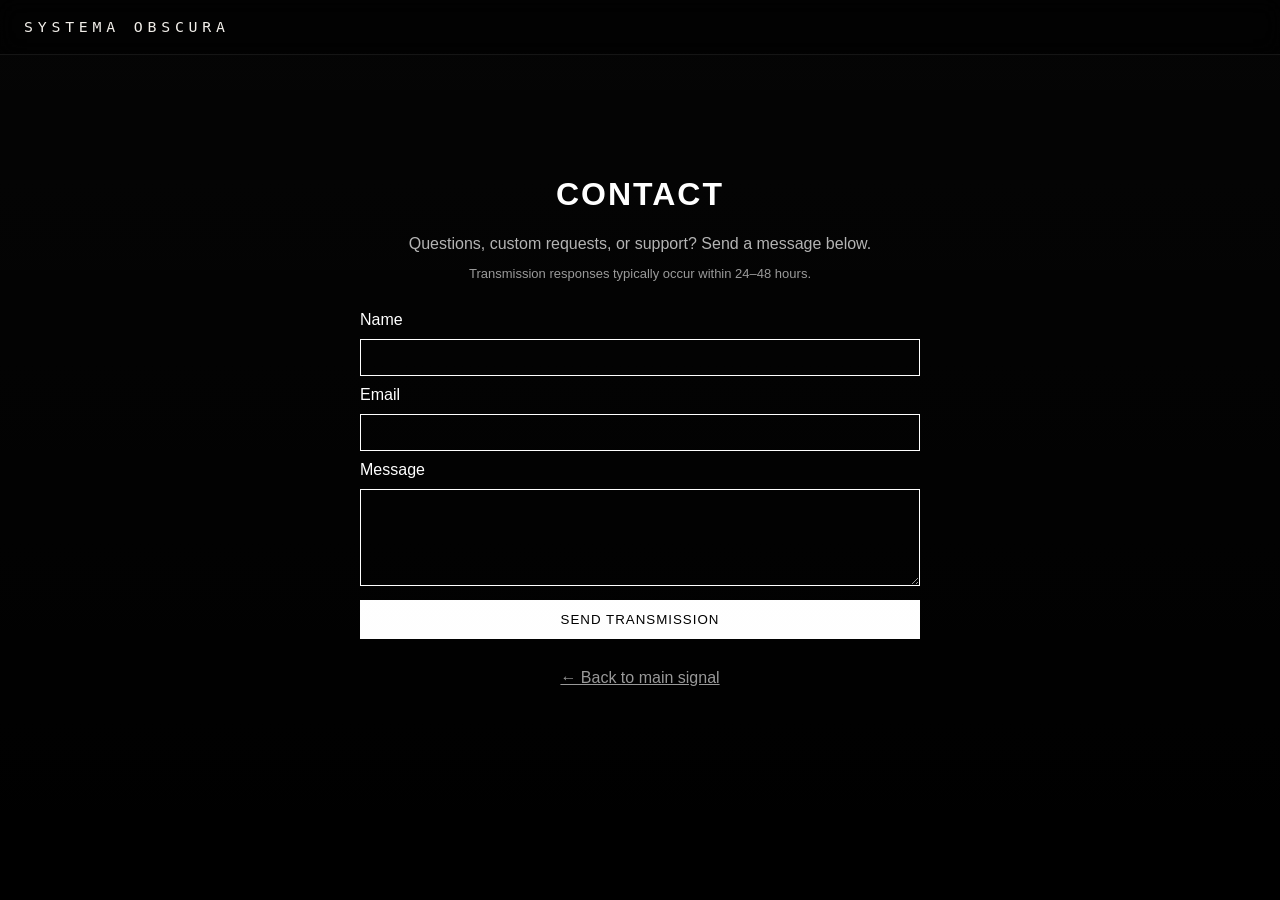
<file: contact.html>
<!DOCTYPE html>
<html lang="en">
<head>
  <meta charset="UTF-8" />
  <meta name="viewport" content="width=device-width, initial-scale=1.0"/>
  <title>Contact — Systema Obscura</title>
  <link rel="stylesheet" href="style.css" />
</head>

<body style="background:black;color:white;font-family:Arial, sans-serif;">

  <header class="site-header">
    <a href="index.html" class="brand">SYSTEMA OBSCURA</a>
  </header>

  <main style="max-width:600px;margin:80px auto;padding:20px;">

    <h1 style="text-align:center;letter-spacing:2px;">CONTACT</h1>

    <p style="text-align:center;opacity:0.7;margin-bottom:10px;">
      Questions, custom requests, or support? Send a message below.
    </p>

    <p style="text-align:center;opacity:0.6;font-size:13px;margin-bottom:30px;">
      Transmission responses typically occur within 24–48 hours.
    </p>

    <form id="contact-form" action="https://formspree.io/f/xzdkjlng" method="POST">
      <label>Name</label>
      <input
        type="text"
        name="name"
        required
        style="width:100%;padding:10px;margin:10px 0;background:black;border:1px solid white;color:white;"
      >

      <label>Email</label>
      <input
        type="email"
        name="email"
        required
        style="width:100%;padding:10px;margin:10px 0;background:black;border:1px solid white;color:white;"
      >

      <label>Message</label>
      <textarea
        name="message"
        rows="5"
        required
        style="width:100%;padding:10px;margin:10px 0;background:black;border:1px solid white;color:white;"
      ></textarea>

      <button
        type="submit"
        style="width:100%;padding:12px;background:white;color:black;border:none;cursor:pointer;letter-spacing:1px;"
      >
        SEND TRANSMISSION
      </button>
    </form>

    <div id="form-success" style="display:none;text-align:center;margin-top:20px;color:#00ff9c;">
      Transmission received. We’ll respond within 24–48 hours.
    </div>

    <div style="text-align:center;margin-top:30px;">
      <a href="index.html" style="color:white;opacity:0.6;">← Back to main signal</a>
    </div>

  </main>

  <script>
    const form = document.getElementById('contact-form');
    const successMessage = document.getElementById('form-success');

    form.addEventListener('submit', async function (e) {
      e.preventDefault();

      const data = new FormData(form);

      const response = await fetch(form.action, {
        method: 'POST',
        body: data,
        headers: {
          'Accept': 'application/json'
        }
      });

      if (response.ok) {
        form.reset();
        successMessage.style.display = 'block';
      } else {
        alert("Something went wrong. Try again.");
      }
    });
  </script>

</body>
</html>
</file>
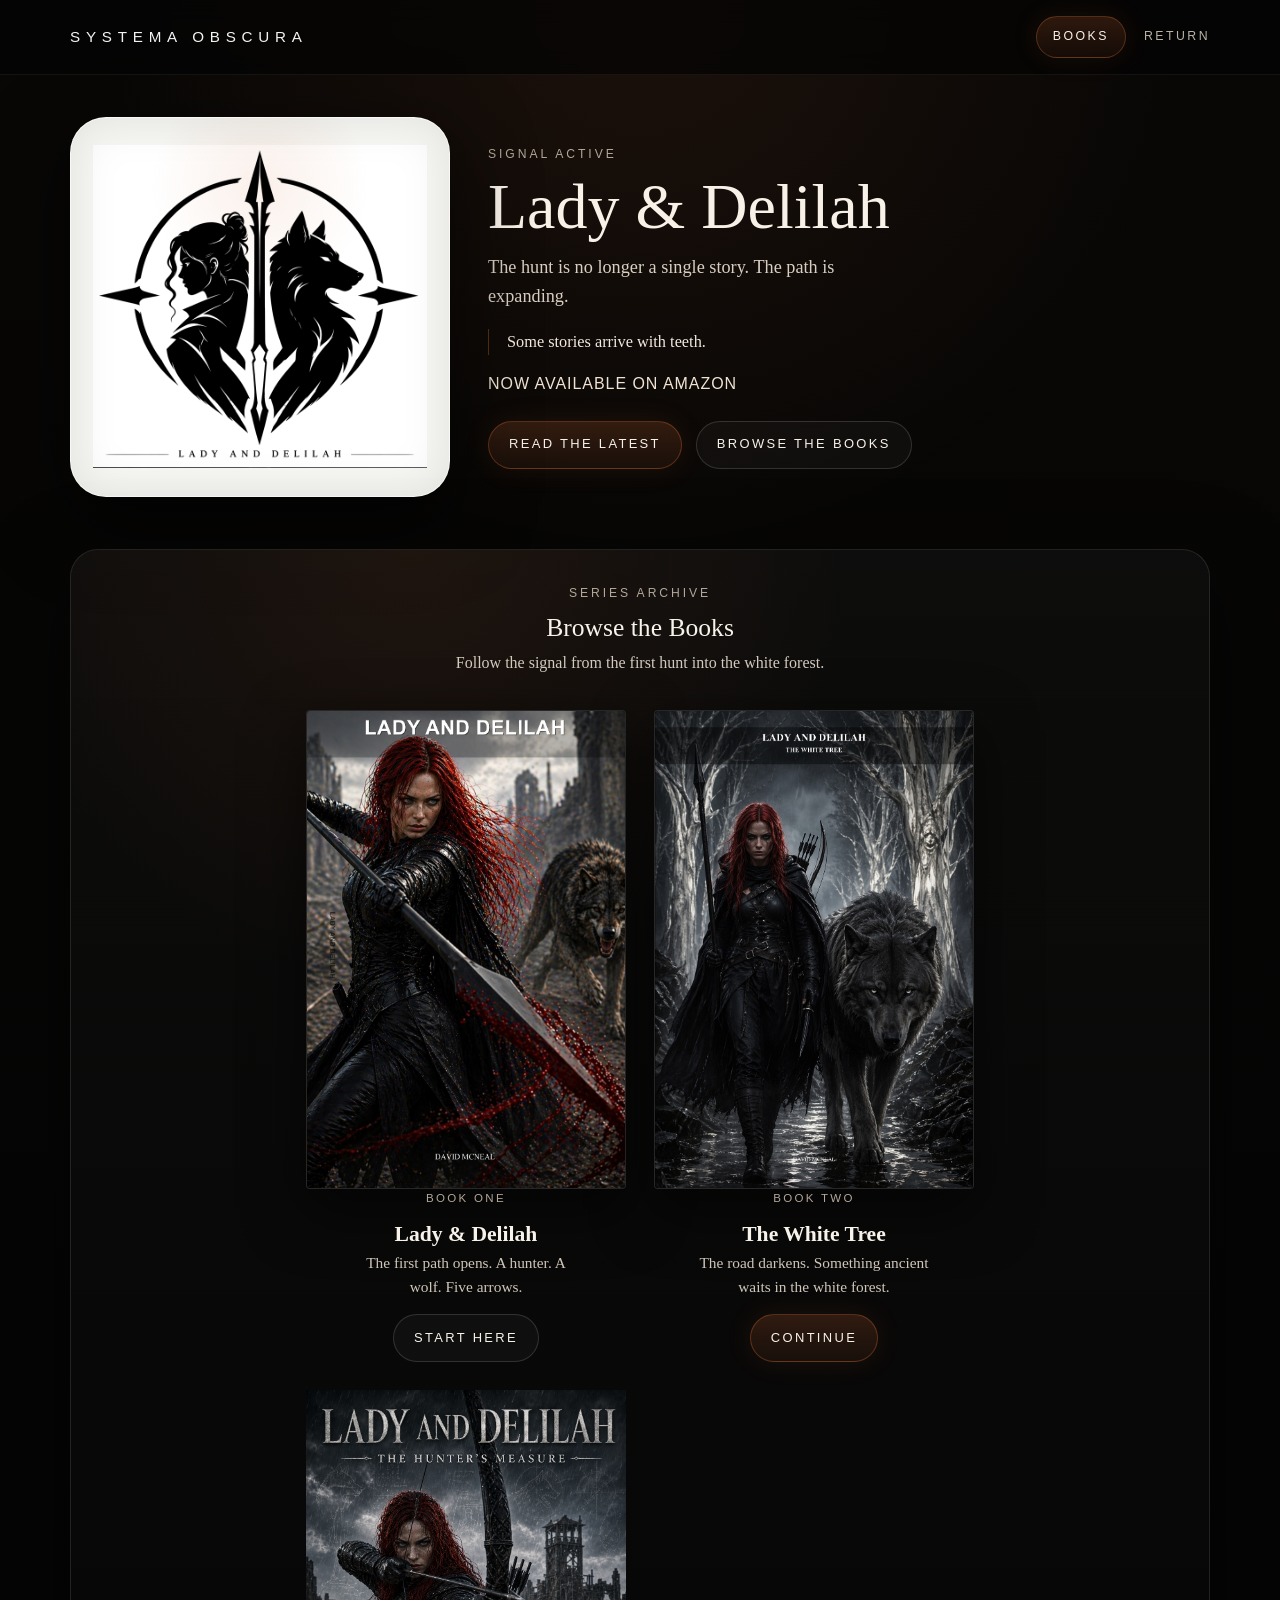
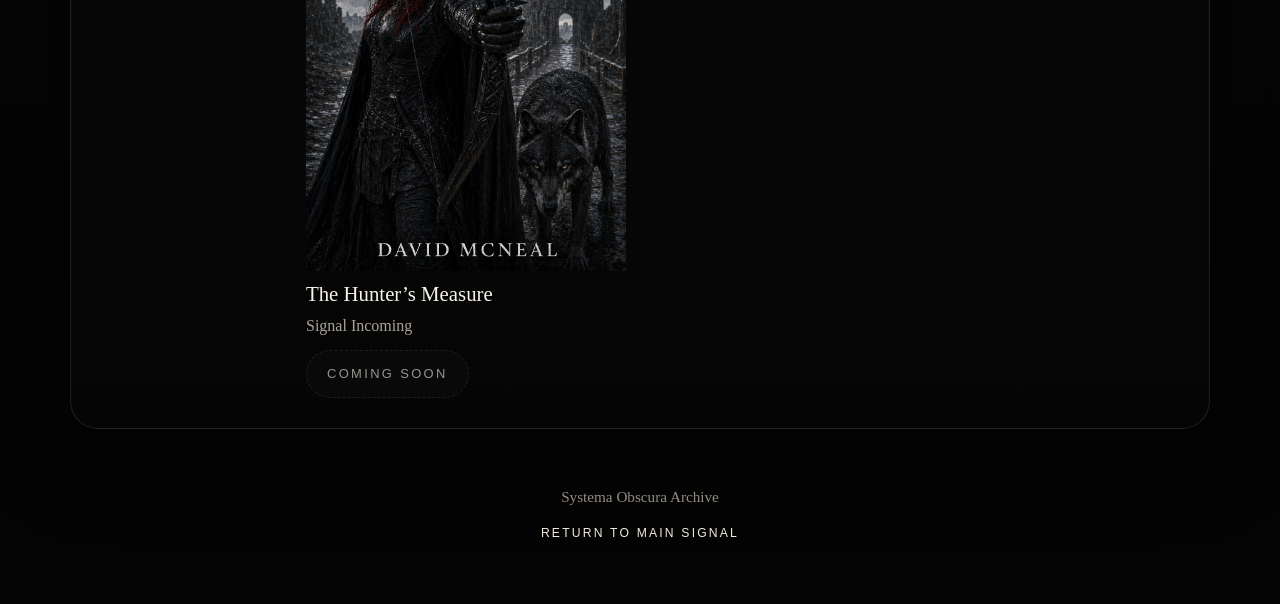
<file: lady-delilah.html>
<!DOCTYPE html>
<html lang="en">
<head>
  <meta charset="UTF-8" />
  <meta name="viewport" content="width=device-width, initial-scale=1.0" />
  <title>Lady & Delilah | Systema Obscura</title>
  <style>
    :root {
      --bg: #060606;
      --bg-2: #0b0a09;
      --panel: rgba(255,255,255,0.04);
      --line: rgba(255,255,255,0.10);
      --soft-line: rgba(255,255,255,0.06);
      --text: #eee7de;
      --muted: #b2a79a;
      --accent: #d26a33;
      --accent-soft: rgba(210,106,51,0.18);
      --shadow: 0 24px 80px rgba(0,0,0,.58);
      --radius: 28px;
      --radius-lg: 36px;
      --max: 1140px;
      --serif: Georgia, "Times New Roman", serif;
      --sans: Arial, Helvetica, sans-serif;
    }

    * { box-sizing: border-box; }
    html { scroll-behavior: smooth; }

    body {
      margin: 0;
      color: var(--text);
      font-family: var(--serif);
      line-height: 1.6;
      background:
        radial-gradient(circle at 50% 0%, rgba(210,106,51,0.10), transparent 24%),
        linear-gradient(180deg, #080706 0%, #040404 100%);
      -webkit-font-smoothing: antialiased;
      text-rendering: optimizeLegibility;
    }

    img {
      display: block;
      max-width: 100%;
      -webkit-user-drag: none;
      user-select: none;
    }

    a { color: inherit; text-decoration: none; }

    .wrap {
      width: min(calc(100% - 32px), var(--max));
      margin: 0 auto;
    }

    .topbar {
      position: sticky;
      top: 0;
      z-index: 100;
      backdrop-filter: blur(12px);
      background: rgba(4,4,4,0.76);
      border-bottom: 1px solid var(--soft-line);
    }

    .topbar-inner {
      width: min(calc(100% - 32px), var(--max));
      margin: 0 auto;
      display: flex;
      justify-content: space-between;
      align-items: center;
      gap: 20px;
      padding: 16px 0;
    }

    .brand {
      font-family: var(--sans);
      font-size: .95rem;
      letter-spacing: .38em;
      text-transform: uppercase;
      color: #f3f3f3;
      white-space: nowrap;
    }

    .nav {
      display: flex;
      gap: 18px;
      align-items: center;
      flex-wrap: wrap;
      justify-content: flex-end;
      font-family: var(--sans);
      font-size: .77rem;
      letter-spacing: .2em;
      text-transform: uppercase;
      color: #bbb2a7;
    }

    .nav a:hover,
    .nav a:focus-visible,
    .return-link:hover,
    .return-link:focus-visible { color: #fff; }

    .nav .book-link {
      padding: 10px 16px;
      border-radius: 999px;
      border: 1px solid rgba(210,106,51,.34);
      background: linear-gradient(180deg, rgba(210,106,51,.20), rgba(210,106,51,.08));
      color: #f7f2ea;
      box-shadow: 0 0 28px rgba(210,106,51,.10);
    }

    .hero { padding: 42px 0 30px; }

    .hero-grid {
      display: grid;
      grid-template-columns: minmax(260px, 380px) 1fr;
      gap: 38px;
      align-items: center;
    }

    .hero-frame {
      position: relative;
      border-radius: var(--radius-lg);
      overflow: hidden;
      border: 1px solid rgba(255,255,255,0.12);
      box-shadow: var(--shadow);
      background: #f7f7f4;
      isolation: isolate;
      aspect-ratio: 1 / 1;
      display: flex;
      align-items: center;
      justify-content: center;
      padding: 22px;
    }

    .hero-frame::before {
      content: "";
      position: absolute;
      inset: 0;
      background: radial-gradient(circle at 50% 18%, rgba(210,106,51,.10), transparent 30%);
      z-index: 2;
      pointer-events: none;
      mix-blend-mode: multiply;
    }

    .hero-frame::after {
      content: "";
      position: absolute;
      inset: 0;
      box-shadow: inset 0 0 0 1px rgba(255,255,255,.05), inset 0 0 50px rgba(0,0,0,.10);
      z-index: 3;
      pointer-events: none;
    }

    .hero-frame img {
      width: 100%;
      height: 100%;
      object-fit: contain;
      filter: contrast(1.05);
      position: relative;
      z-index: 1;
    }

    .eyebrow,
    .section-label,
    .card-kicker {
      margin: 0 0 12px;
      font-family: var(--sans);
      font-size: .76rem;
      letter-spacing: .24em;
      text-transform: uppercase;
      color: var(--muted);
    }

    h1 {
      margin: 0 0 14px;
      font-size: clamp(2.4rem, 5vw, 4.7rem);
      line-height: .98;
      font-weight: 500;
      color: #f7f1e8;
    }

    .dek {
      margin: 0 0 18px;
      max-width: 44ch;
      color: #d8cec2;
      font-size: 1.14rem;
    }

    .quote {
      margin: 0 0 16px;
      padding-left: 18px;
      border-left: 1px solid rgba(210,106,51,.38);
      color: #f3eadf;
      max-width: 42ch;
      font-size: 1.02rem;
    }

    .hero-note {
      margin: 0 0 24px;
      color: #f0e3d3;
      font-size: 1rem;
      font-family: var(--sans);
      letter-spacing: .06em;
      text-transform: uppercase;
    }

    .button-row { display: flex; gap: 14px; flex-wrap: wrap; }

    .btn {
      display: inline-flex;
      align-items: center;
      justify-content: center;
      min-height: 48px;
      padding: 0 20px;
      border-radius: 999px;
      border: 1px solid rgba(255,255,255,0.14);
      background: rgba(255,255,255,0.03);
      color: #f7f2ea;
      font-family: var(--sans);
      font-size: .81rem;
      letter-spacing: .18em;
      text-transform: uppercase;
      transition: transform .18s ease, border-color .18s ease, background .18s ease;
    }

    .btn:hover,
    .btn:focus-visible {
      transform: translateY(-1px);
      border-color: rgba(255,255,255,0.28);
      background: rgba(255,255,255,0.06);
    }

    .btn.primary {
      background: linear-gradient(180deg, rgba(210,106,51,.20), rgba(210,106,51,.08));
      border-color: rgba(210,106,51,.34);
      box-shadow: 0 0 28px rgba(210,106,51,.10);
    }

    .section { padding: 22px 0; }

    .panel {
      position: relative;
      border: 1px solid var(--line);
      border-radius: var(--radius);
      background: linear-gradient(180deg, rgba(255,255,255,.03), rgba(255,255,255,.01));
      box-shadow: var(--shadow);
      overflow: hidden;
      isolation: isolate;
    }

    .panel::before {
      content: "";
      position: absolute;
      inset: 0;
      background:
        radial-gradient(circle at 30% 0%, rgba(210,106,51,.09), transparent 26%),
        linear-gradient(180deg, rgba(0,0,0,.04), rgba(0,0,0,.22));
      z-index: 0;
      pointer-events: none;
    }

    .panel-inner {
      position: relative;
      z-index: 2;
      padding: 34px 28px 30px;
    }

    .section-head {
      text-align: center;
      margin-bottom: 34px;
    }

    .section-title {
      margin: 0 0 8px;
      font-size: clamp(1.6rem, 2vw, 2.3rem);
      line-height: 1.05;
      font-weight: 500;
      color: #f7f2ea;
    }

    .section-copy,
    .card-copy {
      margin: 0;
      color: #d4cbc0;
      max-width: 70ch;
    }

    .section-head .section-copy {
      margin: 0 auto;
      max-width: 62ch;
    }

    .book-grid {
      display: grid;
      grid-template-columns: repeat(2, minmax(220px, 320px));
      gap: 28px;
      justify-content: center;
      align-items: start;
    }

    .book-card {
      text-align: center;
    }

    .book-card a.cover-link {
      display: block;
      border-radius: 4px;
      overflow: hidden;
      border: 1px solid rgba(255,255,255,0.12);
      box-shadow: 0 20px 60px rgba(0,0,0,0.58);
      background: #090909;
      transition: transform .18s ease, border-color .18s ease, box-shadow .18s ease;
    }

    .book-card a.cover-link:hover,
    .book-card a.cover-link:focus-visible {
      transform: translateY(-3px);
      border-color: rgba(210,106,51,.46);
      box-shadow: 0 24px 75px rgba(0,0,0,0.68), 0 0 34px rgba(210,106,51,.10);
    }

    .book-card img {
      width: 100%;
      height: auto;
      aspect-ratio: 2 / 3;
      object-fit: cover;
    }

    .book-title {
      margin: 16px 0 5px;
      font-size: 1.35rem;
      line-height: 1.06;
      font-weight: 600;
      color: #f7f2ea;
    }

    .book-meta {
      margin: 0 0 8px;
      font-family: var(--sans);
      font-size: .72rem;
      letter-spacing: .2em;
      text-transform: uppercase;
      color: var(--muted);
    }

    .book-blurb {
      margin: 0 auto 14px;
      max-width: 30ch;
      color: #cfc6ba;
      font-size: .96rem;
    }

    .footer {
      padding: 34px 0 60px;
      color: #9f978c;
      text-align: center;
      font-size: .95rem;
    }

    .return-link {
      display: inline-flex;
      align-items: center;
      gap: 10px;
      font-family: var(--sans);
      font-size: .76rem;
      letter-spacing: .18em;
      text-transform: uppercase;
      color: #f2ece3;
      margin-top: 14px;
    }

    @media (max-width: 980px) {
      .hero-grid { grid-template-columns: 1fr; }
      .hero-frame { max-width: 420px; margin: 0 auto; }
    }

    @media (max-width: 720px) {
      .book-grid { grid-template-columns: minmax(220px, 320px); }
    }

    @media (max-width: 640px) {
      .topbar-inner { flex-direction: column; align-items: flex-start; }
      .hero { padding-top: 24px; }
      .panel-inner { padding: 24px 20px 26px; }
      .button-row { flex-direction: column; }
      .btn { width: 100%; }
      .brand { letter-spacing: .28em; }
    }
  </style>
</head>
<body>
  <header class="topbar">
    <div class="topbar-inner">
      <a class="brand" href="index.html">Systema Obscura</a>
      <nav class="nav">
        <a href="#books" class="book-link">Books</a>
        <a href="index.html">Return</a>
      </nav>
    </div>
  </header>

  <main class="wrap">
    <section class="hero">
      <div class="hero-grid">
        <div class="hero-frame">
          <img src="./assets/lady-logo.png" alt="Lady and Delilah logo" />
        </div>

        <div class="hero-copy">
          <p class="eyebrow">Signal Active</p>
          <h1>Lady &amp; Delilah</h1>
          <p class="dek">
            The hunt is no longer a single story. The path is expanding.
          </p>
          <p class="quote">
            Some stories arrive with teeth.
          </p>
          <p class="hero-note">Now available on Amazon</p>

          <div class="button-row">
            <a class="btn primary" href="https://www.amazon.com/dp/B0GX2SS328" target="_blank" rel="noopener noreferrer">Read the Latest</a>
            <a class="btn" href="#books">Browse the Books</a>
          </div>
        </div>
      </div>
    </section>

    <section class="section" id="books">
      <div class="panel">
        <div class="panel-inner">
          <div class="section-head">
            <p class="section-label">Series Archive</p>
            <h2 class="section-title">Browse the Books</h2>
            <p class="section-copy">
              Follow the signal from the first hunt into the white forest.
            </p>
          </div>

          <div class="book-grid">
            <article class="book-card">
              <a class="cover-link" href="https://www.amazon.com/dp/B0GXL5Q392" target="_blank" rel="noopener noreferrer" aria-label="Read Lady and Delilah Book One on Amazon">
                <img src="./assets/lady-book-cover.png" alt="Lady and Delilah Book One cover" />
              </a>
              <p class="book-meta">Book One</p>
              <h3 class="book-title">Lady &amp; Delilah</h3>
              <p class="book-blurb">The first path opens. A hunter. A wolf. Five arrows.</p>
              <a class="btn" href="https://www.amazon.com/dp/B0GXL5Q392" target="_blank" rel="noopener noreferrer">Start Here</a>
            </article>

            <article class="book-card">
              <a class="cover-link" href="https://www.amazon.com/dp/B0GX2SS328" target="_blank" rel="noopener noreferrer" aria-label="Read Lady and Delilah The White Tree on Amazon">
                <img src="./assets/lady-book-2-cover.jpg" alt="Lady and Delilah The White Tree cover" />
              </a>
              <p class="book-meta">Book Two</p>
              <h3 class="book-title">The White Tree</h3>
              <p class="book-blurb">The road darkens. Something ancient waits in the white forest.</p>
              <a class="btn primary" href="https://www.amazon.com/dp/B0GX2SS328" target="_blank" rel="noopener noreferrer">Continue</a>
            </article>

<!-- BOOK 3 (COMING SOON) -->
<article class="signal-card placeholder">

  <img src="./assets/lady-book-3-cover.png" alt="Book 3 cover" />

  <h3 class="section-title" style="font-size:1.3rem; margin-top:12px;">
    The Hunter’s Measure
  </h3>

  <p class="card-copy" style="margin-top:6px; opacity:0.8;">
    Signal Incoming
  </p>

  <div class="btn" style="
    margin-top:12px;
    opacity:0.6;
    cursor:default;
    border-style:dashed;
  ">
    Coming Soon
  </div>

</article>
            
          </div>
        </div>
      </div>
    </section>

    <footer class="footer">
      <div>Systema Obscura Archive</div>
      <a class="return-link" href="index.html">Return to Main Signal</a>
    </footer>
  </main>
</body>
</html>
</file>
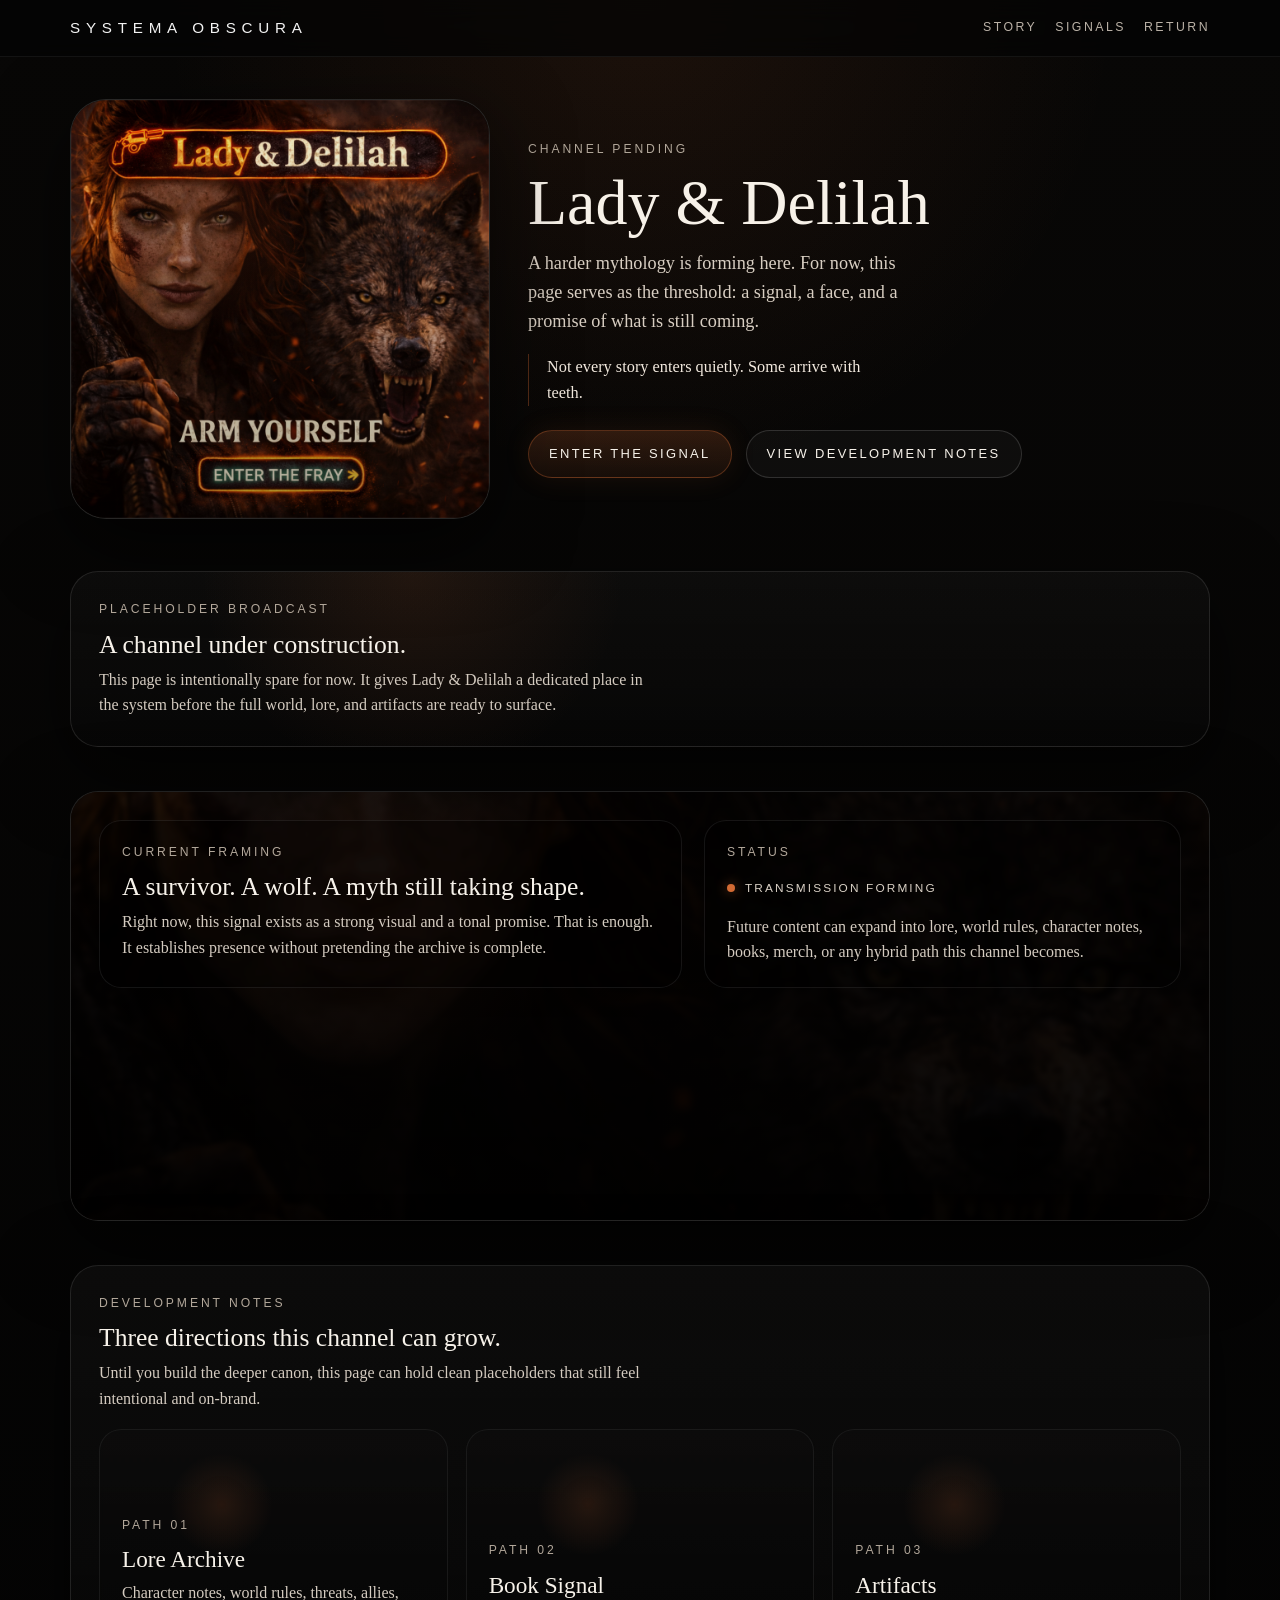
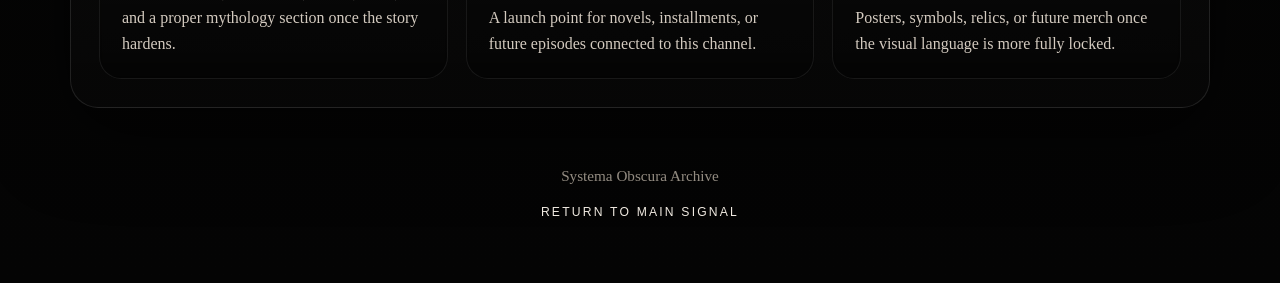
<file: lady_delilah.html>
<!DOCTYPE html>
<html lang="en">
<head>
  <meta charset="UTF-8" />
  <meta name="viewport" content="width=device-width, initial-scale=1.0" />
  <title>Lady & Delilah | Systema Obscura</title>
  <style>
    :root {
      --bg: #060606;
      --bg-2: #0b0a09;
      --panel: rgba(255,255,255,0.04);
      --line: rgba(255,255,255,0.10);
      --soft-line: rgba(255,255,255,0.06);
      --text: #eee7de;
      --muted: #b2a79a;
      --accent: #d26a33;
      --accent-soft: rgba(210,106,51,0.18);
      --shadow: 0 24px 80px rgba(0,0,0,.58);
      --radius: 28px;
      --radius-lg: 36px;
      --max: 1140px;
      --serif: Georgia, "Times New Roman", serif;
      --sans: Arial, Helvetica, sans-serif;
    }

    * { box-sizing: border-box; }
    html { scroll-behavior: smooth; }

    body {
      margin: 0;
      color: var(--text);
      font-family: var(--serif);
      line-height: 1.6;
      background:
        radial-gradient(circle at 50% 0%, rgba(210,106,51,0.10), transparent 24%),
        linear-gradient(180deg, #080706 0%, #040404 100%);
      -webkit-font-smoothing: antialiased;
      text-rendering: optimizeLegibility;
    }

    img {
      display: block;
      max-width: 100%;
      -webkit-user-drag: none;
      user-select: none;
      pointer-events: none;
    }

    a {
      color: inherit;
      text-decoration: none;
    }

    .wrap {
      width: min(calc(100% - 32px), var(--max));
      margin: 0 auto;
    }

    .topbar {
      position: sticky;
      top: 0;
      z-index: 100;
      backdrop-filter: blur(12px);
      background: rgba(4,4,4,0.76);
      border-bottom: 1px solid var(--soft-line);
    }

    .topbar-inner {
      width: min(calc(100% - 32px), var(--max));
      margin: 0 auto;
      display: flex;
      justify-content: space-between;
      align-items: center;
      gap: 20px;
      padding: 16px 0;
    }

    .brand {
      font-family: var(--sans);
      font-size: .95rem;
      letter-spacing: .38em;
      text-transform: uppercase;
      color: #f3f3f3;
      white-space: nowrap;
    }

    .nav {
      display: flex;
      gap: 18px;
      align-items: center;
      flex-wrap: wrap;
      justify-content: flex-end;
      font-family: var(--sans);
      font-size: .77rem;
      letter-spacing: .2em;
      text-transform: uppercase;
      color: #bbb2a7;
    }

    .nav a:hover,
    .nav a:focus-visible,
    .return-link:hover,
    .return-link:focus-visible {
      color: #fff;
    }

    .hero {
      padding: 42px 0 30px;
    }

    .hero-grid {
      display: grid;
      grid-template-columns: minmax(300px, 420px) 1fr;
      gap: 38px;
      align-items: center;
    }

    .hero-frame {
      position: relative;
      border-radius: var(--radius-lg);
      overflow: hidden;
      border: 1px solid rgba(255,255,255,0.12);
      box-shadow: var(--shadow);
      background: #0a0908;
      isolation: isolate;
      aspect-ratio: 1 / 1;
    }

    .hero-frame::before {
      content: "";
      position: absolute;
      inset: 0;
      background:
        linear-gradient(to bottom, rgba(0,0,0,.06), rgba(0,0,0,.32)),
        radial-gradient(circle at 32% 32%, rgba(210,106,51,.18), transparent 24%);
      z-index: 2;
    }

    .hero-frame::after {
      content: "";
      position: absolute;
      inset: 0;
      box-shadow: inset 0 0 0 1px rgba(255,255,255,.03);
      z-index: 3;
    }

    .hero-frame img {
      width: 100%;
      height: 100%;
      object-fit: cover;
      filter: contrast(1.04) saturate(.92);
      transform: scale(1.01);
    }

    .eyebrow,
    .section-label,
    .card-kicker {
      margin: 0 0 12px;
      font-family: var(--sans);
      font-size: .76rem;
      letter-spacing: .24em;
      text-transform: uppercase;
      color: var(--muted);
    }

    h1 {
      margin: 0 0 14px;
      font-size: clamp(2.4rem, 5vw, 4.7rem);
      line-height: .98;
      font-weight: 500;
      color: #f7f1e8;
    }

    .dek {
      margin: 0 0 18px;
      max-width: 44ch;
      color: #d8cec2;
      font-size: 1.14rem;
    }

    .quote {
      margin: 0 0 24px;
      padding-left: 18px;
      border-left: 1px solid rgba(210,106,51,.38);
      color: #f3eadf;
      max-width: 42ch;
      font-size: 1.02rem;
    }

    .button-row {
      display: flex;
      gap: 14px;
      flex-wrap: wrap;
    }

    .btn {
      display: inline-flex;
      align-items: center;
      justify-content: center;
      min-height: 48px;
      padding: 0 20px;
      border-radius: 999px;
      border: 1px solid rgba(255,255,255,0.14);
      background: rgba(255,255,255,0.03);
      color: #f7f2ea;
      font-family: var(--sans);
      font-size: .81rem;
      letter-spacing: .18em;
      text-transform: uppercase;
      transition: transform .18s ease, border-color .18s ease, background .18s ease;
    }

    .btn:hover,
    .btn:focus-visible {
      transform: translateY(-1px);
      border-color: rgba(255,255,255,0.28);
      background: rgba(255,255,255,0.06);
    }

    .btn.primary {
      background: linear-gradient(180deg, rgba(210,106,51,.20), rgba(210,106,51,.08));
      border-color: rgba(210,106,51,.34);
      box-shadow: 0 0 28px rgba(210,106,51,.10);
    }

    .section {
      padding: 22px 0;
    }

    .panel {
      position: relative;
      border: 1px solid var(--line);
      border-radius: var(--radius);
      background: linear-gradient(180deg, rgba(255,255,255,.03), rgba(255,255,255,.01));
      box-shadow: var(--shadow);
      overflow: hidden;
      isolation: isolate;
    }

    .panel-inner {
      position: relative;
      z-index: 2;
      padding: 28px;
    }

    .section-title {
      margin: 0 0 8px;
      font-size: clamp(1.6rem, 2vw, 2.3rem);
      line-height: 1.05;
      font-weight: 500;
      color: #f7f2ea;
    }

    .section-copy,
    .card-copy {
      margin: 0;
      color: #d4cbc0;
      max-width: 70ch;
    }

    .intro-panel::before {
      content: "";
      position: absolute;
      inset: 0;
      background:
        radial-gradient(circle at 30% 0%, rgba(210,106,51,.11), transparent 26%),
        linear-gradient(180deg, rgba(0,0,0,.05), rgba(0,0,0,.20));
      z-index: 0;
    }

    .story-panel {
      min-height: 430px;
    }

    .story-panel::before {
      content: "";
      position: absolute;
      inset: 0;
      background: url('./assets/lady-tile.png') center center / cover no-repeat;
      filter: blur(2px) brightness(.26) saturate(.85);
      transform: scale(1.05);
      opacity: .95;
      z-index: 0;
    }

    .story-panel::after {
      content: "";
      position: absolute;
      inset: 0;
      background:
        linear-gradient(180deg, rgba(0,0,0,.46), rgba(0,0,0,.82)),
        radial-gradient(circle at 28% 30%, rgba(210,106,51,.14), transparent 20%);
      z-index: 1;
    }

    .story-grid {
      display: grid;
      grid-template-columns: 1.1fr .9fr;
      gap: 22px;
      align-items: stretch;
    }

    .story-card,
    .placeholder-card,
    .signal-card {
      border: 1px solid rgba(255,255,255,.08);
      background: rgba(0,0,0,.28);
      border-radius: 22px;
      padding: 22px;
      backdrop-filter: blur(2px);
    }

    .placeholder-grid {
      display: grid;
      grid-template-columns: repeat(3, 1fr);
      gap: 18px;
      margin-top: 18px;
    }

    .signal-card {
      min-height: 250px;
      display: flex;
      flex-direction: column;
      justify-content: flex-end;
    }

    .signal-card.placeholder {
      position: relative;
      overflow: hidden;
      isolation: isolate;
    }

    .signal-card.placeholder::before {
      content: "";
      position: absolute;
      inset: 0;
      background:
        linear-gradient(180deg, rgba(255,255,255,.02), rgba(255,255,255,.00)),
        radial-gradient(circle at 35% 30%, rgba(210,106,51,.14), transparent 18%);
      z-index: 0;
    }

    .signal-card > * {
      position: relative;
      z-index: 1;
    }

    .status-line {
      display: inline-flex;
      align-items: center;
      gap: 10px;
      font-family: var(--sans);
      font-size: .74rem;
      letter-spacing: .18em;
      text-transform: uppercase;
      color: #d9d0c5;
    }

    .status-dot {
      width: 8px;
      height: 8px;
      border-radius: 50%;
      background: var(--accent);
      box-shadow: 0 0 12px rgba(210,106,51,.55);
    }

    .footer {
      padding: 34px 0 60px;
      color: #9f978c;
      text-align: center;
      font-size: .95rem;
    }

    .return-link {
      display: inline-flex;
      align-items: center;
      gap: 10px;
      font-family: var(--sans);
      font-size: .76rem;
      letter-spacing: .18em;
      text-transform: uppercase;
      color: #f2ece3;
      margin-top: 14px;
    }

    @media (max-width: 980px) {
      .hero-grid,
      .story-grid,
      .placeholder-grid {
        grid-template-columns: 1fr;
      }
    }

    @media (max-width: 640px) {
      .topbar-inner {
        flex-direction: column;
        align-items: flex-start;
      }

      .hero {
        padding-top: 24px;
      }

      .panel-inner {
        padding: 22px;
      }

      .button-row {
        flex-direction: column;
      }

      .btn {
        width: 100%;
      }
    }
  </style>
</head>
<body>
  <header class="topbar">
    <div class="topbar-inner">
      <a class="brand" href="index.html">Systema Obscura</a>
      <nav class="nav">
        <a href="#story">Story</a>
        <a href="#signals">Signals</a>
        <a href="index.html">Return</a>
      </nav>
    </div>
  </header>

  <main class="wrap">
    <section class="hero">
      <div class="hero-grid">
        <div class="hero-frame">
          <img src="./assets/lady-tile.png" alt="Lady and Delilah" />
        </div>

        <div class="hero-copy">
          <p class="eyebrow">Channel Pending</p>
          <h1>Lady &amp; Delilah</h1>
          <p class="dek">
            A harder mythology is forming here. For now, this page serves as the threshold: a signal, a face, and a promise of what is still coming.
          </p>
          <p class="quote">
            Not every story enters quietly. Some arrive with teeth.
          </p>

          <div class="button-row">
            <a class="btn primary" href="#story">Enter the Signal</a>
            <a class="btn" href="#signals">View Development Notes</a>
          </div>
        </div>
      </div>
    </section>

    <section class="section">
      <div class="panel intro-panel">
        <div class="panel-inner">
          <p class="section-label">Placeholder Broadcast</p>
          <h2 class="section-title">A channel under construction.</h2>
          <p class="section-copy">
            This page is intentionally spare for now. It gives Lady &amp; Delilah a dedicated place in the system before the full world, lore, and artifacts are ready to surface.
          </p>
        </div>
      </div>
    </section>

    <section class="section" id="story">
      <div class="panel story-panel">
        <div class="panel-inner">
          <div class="story-grid">
            <div class="story-card">
              <p class="section-label">Current Framing</p>
              <h2 class="section-title">A survivor. A wolf. A myth still taking shape.</h2>
              <p class="card-copy">
                Right now, this signal exists as a strong visual and a tonal promise. That is enough. It establishes presence without pretending the archive is complete.
              </p>
            </div>

            <div class="placeholder-card">
              <p class="section-label">Status</p>
              <div class="status-line"><span class="status-dot"></span><span>Transmission forming</span></div>
              <p class="card-copy" style="margin-top:14px;">
                Future content can expand into lore, world rules, character notes, books, merch, or any hybrid path this channel becomes.
              </p>
            </div>
          </div>
        </div>
      </div>
    </section>

    <section class="section" id="signals">
      <div class="panel">
        <div class="panel-inner">
          <p class="section-label">Development Notes</p>
          <h2 class="section-title">Three directions this channel can grow.</h2>
          <p class="section-copy">
            Until you build the deeper canon, this page can hold clean placeholders that still feel intentional and on-brand.
          </p>

          <div class="placeholder-grid">
            <article class="signal-card placeholder">
              <p class="card-kicker">Path 01</p>
              <h3 class="section-title" style="font-size:1.45rem;">Lore Archive</h3>
              <p class="card-copy">
                Character notes, world rules, threats, allies, and a proper mythology section once the story hardens.
              </p>
            </article>

            <article class="signal-card placeholder">
              <p class="card-kicker">Path 02</p>
              <h3 class="section-title" style="font-size:1.45rem;">Book Signal</h3>
              <p class="card-copy">
                A launch point for novels, installments, or future episodes connected to this channel.
              </p>
            </article>

            <article class="signal-card placeholder">
              <p class="card-kicker">Path 03</p>
              <h3 class="section-title" style="font-size:1.45rem;">Artifacts</h3>
              <p class="card-copy">
                Posters, symbols, relics, or future merch once the visual language is more fully locked.
              </p>
            </article>
          </div>
        </div>
      </div>
    </section>

    <footer class="footer">
      <div>Systema Obscura Archive</div>
      <a class="return-link" href="index.html">Return to Main Signal</a>
    </footer>
  </main>
</body>
</html>
</file>
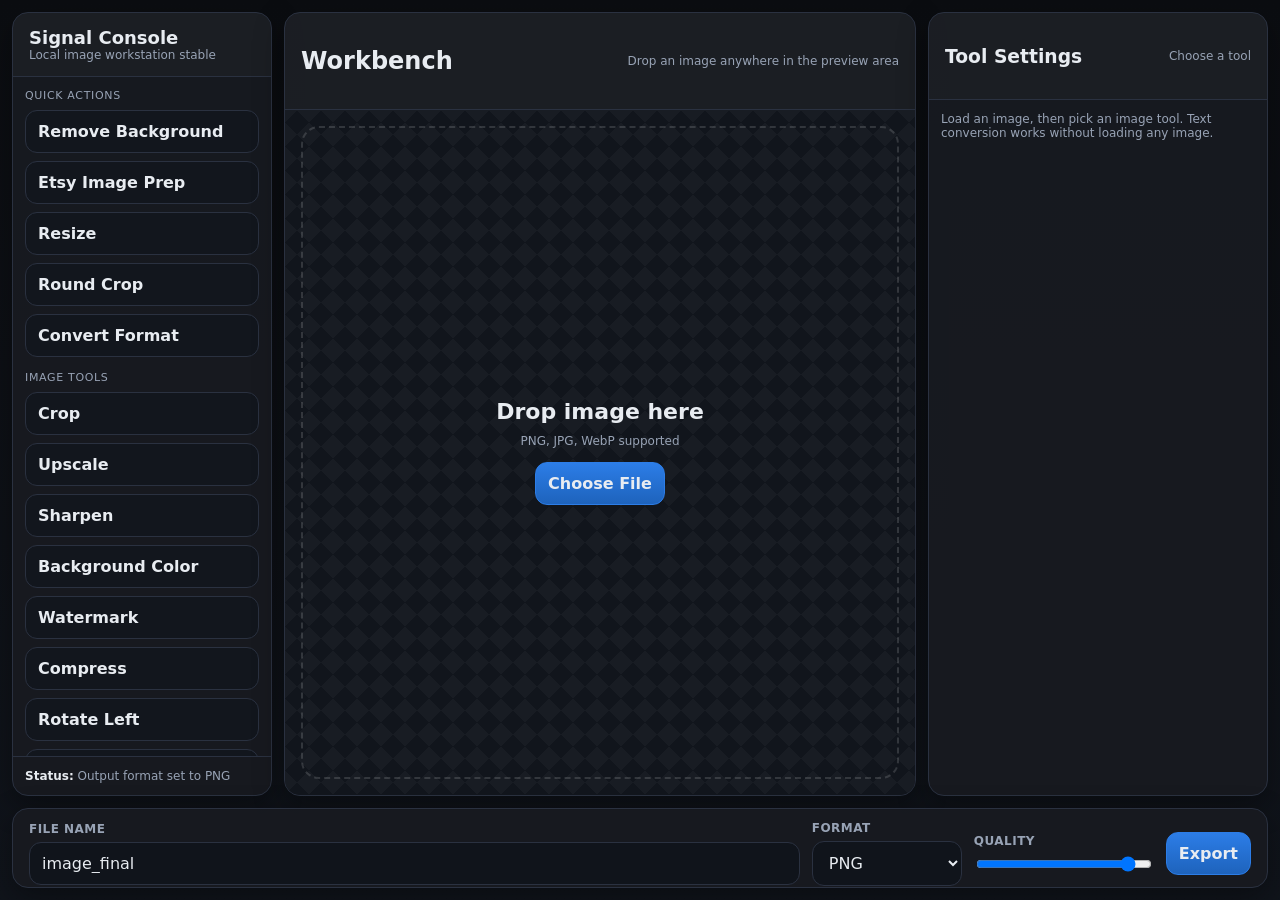
<file: signal-console.html>
<!DOCTYPE html>
<html lang="en">
<head>
  <meta charset="UTF-8" />
  <meta name="viewport" content="width=device-width, initial-scale=1.0" />
  <title>Signal Console v2 Stable</title>
  <style>
    :root {
      --bg: #0f1115;
      --panel: #171a20;
      --panel-2: #1e232c;
      --line: #2a3140;
      --text: #e8ecf1;
      --muted: #98a3b5;
      --accent: #5aa6ff;
      --danger: #e26d6d;
      --radius: 16px;
      --shadow: 0 10px 30px rgba(0,0,0,.35);
    }
    * { box-sizing: border-box; }
    html, body { height: 100%; }
    body {
      margin: 0;
      font-family: Inter, system-ui, -apple-system, Segoe UI, sans-serif;
      background: linear-gradient(180deg, #0b0d11 0%, #10141b 100%);
      color: var(--text);
    }
    .app {
      display: grid;
      grid-template-columns: 260px 1fr 340px;
      grid-template-rows: 1fr 80px;
      grid-template-areas:
        "sidebar main controls"
        "export export export";
      gap: 12px;
      padding: 12px;
      height: 100vh;
    }
    .panel {
      background: rgba(23,26,32,.96);
      border: 1px solid var(--line);
      border-radius: var(--radius);
      box-shadow: var(--shadow);
      overflow: hidden;
      min-height: 0;
    }
    .sidebar { grid-area: sidebar; display:flex; flex-direction:column; }
    .main { grid-area: main; display:flex; flex-direction:column; min-width:0; }
    .controls { grid-area: controls; display:flex; flex-direction:column; }
    .export { grid-area: export; display:grid; grid-template-columns:1fr 150px 180px auto; gap:12px; align-items:center; padding:12px 16px; }
    .panel-head {
      padding: 14px 16px;
      border-bottom: 1px solid var(--line);
      background: rgba(255,255,255,.02);
      display:flex; justify-content:space-between; align-items:center; gap:12px;
    }
    .brand { font-size:18px; font-weight:800; }
    .subtle { color: var(--muted); font-size:12px; }
    .sidebar-body, .controls-body { padding:12px; overflow:auto; }
    .menu-group { margin-bottom: 14px; }
    .menu-title {
      color: var(--muted);
      font-size: 11px;
      text-transform: uppercase;
      letter-spacing: .06em;
      margin: 0 0 8px;
    }
    .menu-list { display:grid; gap:8px; }
    button, input, select, textarea { font: inherit; }
    .tool-btn, .ghost-btn, .action-btn, .danger-btn {
      appearance:none;
      border:1px solid var(--line);
      background:#12161d;
      color:var(--text);
      padding:11px 12px;
      border-radius:12px;
      cursor:pointer;
      font-weight:600;
      width:100%;
      text-align:left;
    }
    .tool-btn.active { border-color: var(--accent); background: rgba(90,166,255,.12); }
    .action-btn { background: linear-gradient(180deg, #2c7de7 0%, #1e63bc 100%); border-color:#2c7de7; text-align:center; }
    .danger-btn { background:#231617; border-color:#603435; color:#f3c3c3; }
    .preview-wrap {
      position:relative; flex:1; min-height:0; overflow:auto; display:grid; place-items:center; padding:16px;
      background:
        linear-gradient(45deg, rgba(255,255,255,0.03) 25%, transparent 25%) 0 0 / 24px 24px,
        linear-gradient(-45deg, rgba(255,255,255,0.03) 25%, transparent 25%) 0 0 / 24px 24px,
        linear-gradient(45deg, transparent 75%, rgba(255,255,255,0.03) 75%) 0 0 / 24px 24px,
        linear-gradient(-45deg, transparent 75%, rgba(255,255,255,0.03) 75%) 0 0 / 24px 24px,
        #11151c;
    }
    #dropZone {
      width:100%; height:100%; min-height:320px; border:2px dashed rgba(255,255,255,.14); border-radius:18px;
      display:grid; place-items:center; text-align:center; padding:24px; color:var(--muted);
    }
    #dropZone.dragover { border-color: var(--accent); background: rgba(90,166,255,.06); }
    .preview-stack { display:none; width:100%; height:100%; position:relative; place-items:center; }
    .preview-toolbar { position:absolute; top:14px; right:14px; display:flex; gap:8px; z-index:3; }
    .preview-toolbar button { width:auto; text-align:center; }
    .info-chip {
      position:absolute; top:14px; left:14px; z-index:3; background:rgba(0,0,0,.45); border:1px solid rgba(255,255,255,.12);
      border-radius:999px; padding:8px 12px; font-size:12px; color:#d9e1ec;
    }
    .canvas-stage { position:relative; display:inline-block; max-width:100%; }
    canvas {
      display:block; max-width:min(100%, 1100px); max-height:calc(100vh - 190px); border-radius:14px;
      box-shadow:0 18px 50px rgba(0,0,0,.45); background:transparent;
    }
    .crop-overlay { position:absolute; inset:0; display:none; pointer-events:none; }
    .crop-box {
      position:absolute; border:2px solid var(--accent); box-shadow:0 0 0 9999px rgba(0,0,0,.45);
      border-radius:8px; pointer-events:auto; cursor:move;
    }
    .crop-box.round { border-radius:999px; }
    .handle {
      position:absolute; width:12px; height:12px; background:var(--accent); border:2px solid #fff;
      border-radius:999px; transform:translate(-50%, -50%); pointer-events:auto;
    }
    .handle.nw { left:0; top:0; cursor:nwse-resize; }
    .handle.ne { left:100%; top:0; cursor:nesw-resize; }
    .handle.sw { left:0; top:100%; cursor:nesw-resize; }
    .handle.se { left:100%; top:100%; cursor:nwse-resize; }
    .controls-section { display:none; gap:12px; }
    .controls-section.active { display:grid; }
    .field { display:grid; gap:6px; }
    .field label { font-size:12px; color:var(--muted); font-weight:700; text-transform:uppercase; letter-spacing:.04em; }
    input[type="text"], input[type="number"], select, input[type="file"], textarea {
      width:100%; background:#10141b; color:var(--text); border:1px solid var(--line); border-radius:12px; padding:11px 12px; outline:none;
    }
    input[type="file"] { border-style:dashed; }
    .row-2 { display:grid; grid-template-columns:1fr 1fr; gap:10px; }
    .row-3 { display:grid; grid-template-columns:repeat(3, 1fr); gap:10px; }
    .status { margin-top:auto; padding:12px; border-top:1px solid var(--line); font-size:12px; color:var(--muted); }
    .status strong { color:var(--text); }
    .hidden { display:none !important; }
    .mono { font-family: ui-monospace, SFMono-Regular, Menlo, Consolas, monospace; }
    .metric-grid { display:grid; grid-template-columns:repeat(2, 1fr); gap:10px; }
    .metric {
      border:1px solid var(--line);
      border-radius:12px;
      padding:10px;
      background:#10141b;
      min-height:62px;
    }
    .metric b { display:block; font-size:18px; line-height:1.1; }
    .metric span { color:var(--muted); font-size:11px; text-transform:uppercase; letter-spacing:.04em; }
    .meter {
      height:8px;
      border-radius:999px;
      background:#0d1016;
      border:1px solid var(--line);
      overflow:hidden;
    }
    .meter > div { height:100%; width:0%; background:var(--accent); transition:width .18s ease; }
    .checklist { display:grid; gap:8px; }
    .check {
      border:1px solid var(--line);
      border-radius:12px;
      padding:9px 10px;
      background:#10141b;
      color:var(--muted);
      font-size:12px;
    }
    .check.ok { border-color:#315f46; color:#b9e8c9; background:#122019; }
    .check.warn { border-color:#64512f; color:#f1d69a; background:#211b11; }
    .check.bad { border-color:#603435; color:#f3c3c3; background:#231617; }
    .tag-list { display:flex; flex-wrap:wrap; gap:8px; }
    .tag-pill {
      border:1px solid var(--line);
      border-radius:999px;
      padding:7px 9px;
      background:#10141b;
      color:#d9e1ec;
      font-size:12px;
    }
    .tag-pill.bad { border-color:#603435; color:#f3c3c3; }
    @media (max-width: 1180px) {
      .app {
        grid-template-columns:260px 1fr;
        grid-template-rows:1fr auto 80px;
        grid-template-areas:
          "sidebar main"
          "controls controls"
          "export export";
      }
      .controls { max-height:40vh; }
    }
    @media (max-width: 780px) {
      .app {
        grid-template-columns:1fr;
        grid-template-rows:auto auto auto auto;
        grid-template-areas:"sidebar" "main" "controls" "export";
        height:auto; min-height:100vh;
      }
      .export { grid-template-columns:1fr; }
      canvas { max-height:55vh; }
    }
  </style>
</head>
<body>
  <div class="app">
    <aside class="panel sidebar">
      <div class="panel-head">
        <div>
          <div class="brand">Signal Console</div>
          <div class="subtle">Local image workstation stable</div>
        </div>
      </div>
      <div class="sidebar-body">
        <div class="menu-group">
          <div class="menu-title">Quick Actions</div>
          <div class="menu-list">
            <button class="tool-btn" data-tool="removeBg">Remove Background</button>
            <button class="tool-btn" data-tool="etsyImages">Etsy Image Prep</button>
            <button class="tool-btn" data-tool="resize">Resize</button>
            <button class="tool-btn" data-tool="roundCrop">Round Crop</button>
            <button class="tool-btn" data-tool="convert">Convert Format</button>
          </div>
        </div>

        <div class="menu-group">
          <div class="menu-title">Image Tools</div>
          <div class="menu-list">
            <button class="tool-btn" data-tool="crop">Crop</button>
            <button class="tool-btn" data-tool="upscale">Upscale</button>
            <button class="tool-btn" data-tool="sharpen">Sharpen</button>
            <button class="tool-btn" data-tool="fillBg">Background Color</button>
            <button class="tool-btn" data-tool="watermark">Watermark</button>
            <button class="tool-btn" data-tool="compress">Compress</button>
            <button class="tool-btn" id="rotateLeftBtn" type="button">Rotate Left</button>
            <button class="tool-btn" id="rotateRightBtn" type="button">Rotate Right</button>
            <button class="tool-btn" id="flipHBtn" type="button">Flip Horizontal</button>
            <button class="tool-btn" id="flipVBtn" type="button">Flip Vertical</button>
          </div>
        </div>

        <div class="menu-group">
          <div class="menu-title">Text Tools</div>
          <div class="menu-list">
            <button class="tool-btn" data-tool="listingHelper">Listing Helper</button>
            <button class="tool-btn" data-tool="textTools">Raw Text Converter</button>
          </div>
        </div>

        <div class="menu-group">
          <div class="menu-title">Session</div>
          <div class="menu-list">
            <button class="ghost-btn" id="undoBtn" type="button">Undo</button>
            <button class="ghost-btn" id="resetBtn" type="button">Reset to Original</button>
            <button class="danger-btn" id="clearBtn" type="button">Clear File</button>
          </div>
        </div>
      </div>
      <div class="status" id="statusBar"><strong>Status:</strong> Waiting for file</div>
    </aside>

    <main class="panel main">
      <div class="panel-head">
        <h2>Workbench</h2>
        <div class="subtle">Drop an image anywhere in the preview area</div>
      </div>
      <div class="preview-wrap" id="previewWrap">
        <div id="dropZone">
          <div>
            <div style="font-size:22px;font-weight:800;color:#e8ecf1;margin-bottom:10px;">Drop image here</div>
            <div class="subtle">PNG, JPG, WebP supported</div>
            <div style="margin-top:14px;"><button class="action-btn" id="browseBtn" type="button" style="width:auto;">Choose File</button></div>
            <input class="hidden" type="file" id="fileInput" accept="image/png,image/jpeg,image/webp" />
          </div>
        </div>

        <div class="preview-stack" id="previewStack">
          <div class="info-chip mono" id="infoChip">-</div>
          <div class="preview-toolbar">
            <button class="ghost-btn" id="toggleBeforeAfterBtn" type="button" style="width:auto;">Show Original</button>
            <button class="ghost-btn" id="fitBtn" type="button" style="width:auto;">Fit</button>
          </div>
          <div class="canvas-stage" id="canvasStage">
            <canvas id="editorCanvas"></canvas>
            <div class="crop-overlay" id="cropOverlay">
              <div class="crop-box" id="cropBox">
                <div class="handle nw" data-handle="nw"></div>
                <div class="handle ne" data-handle="ne"></div>
                <div class="handle sw" data-handle="sw"></div>
                <div class="handle se" data-handle="se"></div>
              </div>
            </div>
          </div>
        </div>
      </div>
    </main>

    <aside class="panel controls">
      <div class="panel-head">
        <h3>Tool Settings</h3>
        <div class="subtle" id="controlsTitle">Choose a tool</div>
      </div>
      <div class="controls-body">
        <div class="controls-section active" id="tool-home">
          <div class="subtle">Load an image, then pick an image tool. Text conversion works without loading any image.</div>
        </div>

        <div class="controls-section" id="tool-etsyImages">
          <div class="field"><label>Etsy Asset Preset</label>
            <select id="etsyPreset">
              <option value="listingSquare">Listing photo - 2000 x 2000</option>
              <option value="listingLandscape">Listing photo - 2000 x 1500</option>
              <option value="listingWide">Listing photo - 3000 x 2250</option>
              <option value="shopIcon">Shop icon - 500 x 500</option>
              <option value="profilePhoto">Profile photo - 400 x 400</option>
              <option value="bigBanner">Big shop banner - 3360 x 840</option>
              <option value="miniBanner">Mini shop banner - 1200 x 160</option>
              <option value="receiptBanner">Receipt banner - 760 x 100</option>
            </select>
          </div>
          <div class="field"><label>Canvas Background</label><input type="color" id="etsyBgColor" value="#ffffff" /></div>
          <label><input type="checkbox" id="etsyFitContain" checked /> Fit full image with padding</label>
          <div class="row-2">
            <button class="action-btn" type="button" id="applyEtsyPresetBtn">Apply Preset</button>
            <button class="ghost-btn" type="button" id="copyEtsySpecsBtn">Copy Specs</button>
          </div>
          <div class="metric-grid">
            <div class="metric"><b id="etsyDimsMetric">-</b><span>Dimensions</span></div>
            <div class="metric"><b id="etsyShapeMetric">-</b><span>Shape</span></div>
          </div>
          <div class="checklist" id="etsyImageChecklist"></div>
        </div>

        <div class="controls-section" id="tool-resize">
          <div class="field"><label>Width</label><input type="number" id="resizeWidth" min="1" /></div>
          <div class="field"><label>Height</label><input type="number" id="resizeHeight" min="1" /></div>
          <label><input type="checkbox" id="resizeLock" checked /> Lock aspect ratio</label>
          <div class="row-2">
            <button class="ghost-btn" type="button" data-size="1024">1024 px</button>
            <button class="ghost-btn" type="button" data-size="2000">2000 px</button>
          </div>
          <button class="action-btn" type="button" id="applyResizeBtn">Apply Resize</button>
        </div>

        <div class="controls-section" id="tool-crop">
          <div class="field"><label>Aspect Ratio</label>
            <div class="row-2">
              <button class="tool-btn active" type="button" data-ratio="free">Free</button>
              <button class="tool-btn" type="button" data-ratio="1:1">1:1</button>
              <button class="tool-btn" type="button" data-ratio="4:5">4:5</button>
              <button class="tool-btn" type="button" data-ratio="9:16">9:16</button>
            </div>
          </div>
          <button class="action-btn" type="button" id="startCropBtn">Start Crop</button>
          <button class="action-btn hidden" type="button" id="applyCropBtn">Apply Crop</button>
          <button class="ghost-btn hidden" type="button" id="cancelCropBtn">Cancel Crop</button>
        </div>

        <div class="controls-section" id="tool-roundCrop">
          <div class="subtle">Start round crop, drag the circle and resize with the corner handles.</div>
          <button class="action-btn" type="button" id="startRoundCropBtn">Start Round Crop</button>
          <button class="action-btn hidden" type="button" id="applyRoundCropBtn">Apply Round Crop</button>
          <button class="ghost-btn hidden" type="button" id="cancelRoundCropBtn">Cancel Crop</button>
        </div>

        <div class="controls-section" id="tool-upscale">
          <div class="field"><label>Scale</label>
            <div class="row-2">
              <button class="tool-btn active" type="button" data-upscale="2">2x</button>
              <button class="tool-btn" type="button" data-upscale="4">4x</button>
            </div>
          </div>
          <button class="action-btn" type="button" id="applyUpscaleBtn">Apply Upscale</button>
        </div>

        <div class="controls-section" id="tool-sharpen">
          <div class="field"><label>Amount</label><input type="range" id="sharpenAmount" min="0" max="100" value="35" /></div>
          <button class="action-btn" type="button" id="applySharpenBtn">Apply Sharpen</button>
        </div>

        <div class="controls-section" id="tool-removeBg">
          <div class="subtle">Best on simple backgrounds. Samples the top-left corner color.</div>
          <div class="field"><label>Tolerance</label><input type="range" id="bgTolerance" min="0" max="160" value="38" /></div>
          <div class="field"><label>Feather</label><input type="range" id="bgFeather" min="0" max="40" value="8" /></div>
          <button class="action-btn" type="button" id="applyRemoveBgBtn">Remove Background</button>
        </div>

        <div class="controls-section" id="tool-fillBg">
          <div class="field"><label>Background Color</label><input type="color" id="fillColor" value="#ffffff" /></div>
          <button class="action-btn" type="button" id="applyFillBgBtn">Apply Color</button>
        </div>

        <div class="controls-section" id="tool-watermark">
          <div class="field"><label>Watermark Image</label><input type="file" id="watermarkInput" accept="image/png,image/jpeg,image/webp" /></div>
          <div class="field"><label>Watermark Mode</label>
            <select id="watermarkMode">
              <option value="signature">Signature</option>
              <option value="pattern">Pattern / Tiled</option>
              <option value="ghost">Ghost Overlay</option>
              <option value="manual">Manual</option>
            </select>
          </div>
          <div class="field"><label>Position</label>
            <select id="watermarkPosition">
              <option value="bottom-right">Bottom Right</option>
              <option value="bottom-left">Bottom Left</option>
              <option value="top-right">Top Right</option>
              <option value="top-left">Top Left</option>
              <option value="center">Center</option>
            </select>
          </div>
          <div class="field"><label>Opacity</label><input type="range" id="watermarkOpacity" min="3" max="100" value="18" /></div>
          <div class="field"><label>Scale %</label><input type="range" id="watermarkScale" min="5" max="100" value="18" /></div>
          <div class="field"><label>Spacing (pattern mode)</label><input type="range" id="watermarkSpacing" min="0" max="200" value="40" /></div>
          <button class="action-btn" type="button" id="applyWatermarkBtn">Apply Watermark</button>
        </div>

        <div class="controls-section" id="tool-convert">
          <div class="field"><label>Output Format</label>
            <div class="row-3">
              <button class="tool-btn active" type="button" data-format="png">PNG</button>
              <button class="tool-btn" type="button" data-format="jpeg">JPG</button>
              <button class="tool-btn" type="button" data-format="webp">WebP</button>
            </div>
          </div>
        </div>

        <div class="controls-section" id="tool-compress">
          <div class="field"><label>Quality</label><input type="range" id="compressQuality" min="20" max="100" value="82" /></div>
          <div class="subtle">PNG ignores this. JPG and WebP use it during export.</div>
        </div>

        <div class="controls-section" id="tool-textTools">
          <div class="field"><label>Paste Raw Text</label><textarea id="textInput" style="min-height:180px;resize:vertical;"></textarea></div>
          <div class="field"><label>Conversion Type</label>
            <select id="textConversionType">
              <option value="html_paragraphs">Plain Text to HTML Paragraphs</option>
              <option value="html_linebreaks">Plain Text to HTML with Line Breaks</option>
              <option value="html_escape">Escape Text for HTML</option>
              <option value="plain_text">Plain Text Clean Copy</option>
              <option value="pdf_ready">Text to PDF Ready</option>
              <option value="doc_ready">Text to DOC Ready</option>
            </select>
          </div>
          <button class="action-btn" type="button" id="convertTextBtn">Convert Text</button>
          <div class="field"><label>Output</label><textarea id="textOutput" readonly style="min-height:180px;resize:vertical;background:#0d1016;"></textarea></div>
          <div class="row-2">
            <button class="ghost-btn" type="button" id="copyTextOutputBtn">Copy Output</button>
            <button class="ghost-btn" type="button" id="downloadTxtBtn">Download .txt</button>
          </div>
          <div class="row-2">
            <button class="ghost-btn" type="button" id="downloadHtmlBtn">Download .html</button>
            <button class="ghost-btn" type="button" id="downloadDocBtn">Download .doc</button>
          </div>
          <div class="row-2">
            <button class="ghost-btn" type="button" id="printPdfBtn">Print / Save PDF</button>
          </div>
        </div>

        <div class="controls-section" id="tool-listingHelper">
          <div class="field"><label>Primary Keyword</label><input type="text" id="listingKeyword" placeholder="personalized birth flower necklace" /></div>
          <div class="field"><label>Product / Item</label><input type="text" id="listingProduct" placeholder="custom necklace" /></div>
          <div class="row-2">
            <div class="field"><label>Material</label><input type="text" id="listingMaterial" placeholder="gold stainless steel" /></div>
            <div class="field"><label>Style</label><input type="text" id="listingStyle" placeholder="minimalist floral" /></div>
          </div>
          <div class="row-2">
            <div class="field"><label>Buyer / Recipient</label><input type="text" id="listingAudience" placeholder="gift for mom" /></div>
            <div class="field"><label>Occasion</label><input type="text" id="listingOccasion" placeholder="birthday gift" /></div>
          </div>
          <button class="action-btn" type="button" id="generateListingBtn">Generate Listing Copy</button>
          <div class="field"><label>Title</label><textarea id="listingTitle" style="min-height:78px;resize:vertical;"></textarea></div>
          <div class="meter"><div id="titleMeter"></div></div>
          <div class="subtle" id="titleCount">0 / 140 characters</div>
          <div class="field"><label>Tags</label><textarea id="listingTags" style="min-height:86px;resize:vertical;"></textarea></div>
          <div class="tag-list" id="tagPreview"></div>
          <div class="field"><label>Description Starter</label><textarea id="listingDescription" style="min-height:150px;resize:vertical;"></textarea></div>
          <div class="row-2">
            <button class="ghost-btn" type="button" id="auditListingBtn">Audit Fields</button>
            <button class="ghost-btn" type="button" id="copyListingBtn">Copy Listing</button>
          </div>
          <div class="checklist" id="listingChecklist"></div>
        </div>
      </div>
    </aside>

    <footer class="panel export">
      <div class="field" style="margin:0;"><label>File name</label><input type="text" id="fileNameInput" value="image_final" /></div>
      <div class="field" style="margin:0;"><label>Format</label>
        <select id="exportFormatSelect"><option value="png">PNG</option><option value="jpeg">JPG</option><option value="webp">WebP</option></select>
      </div>
      <div class="field" style="margin:0;"><label>Quality</label><input type="range" id="exportQuality" min="20" max="100" value="92" /></div>
      <button class="action-btn" id="exportBtn" type="button">Export</button>
    </footer>
  </div>

  <script>
    const state = {
      originalImage: null,
      currentCanvas: null,
      originalName: 'image',
      showingOriginal: false,
      history: [],
      cropMode: null,
      cropRatio: null,
      cropRect: null,
      dragCrop: null,
      upscaleFactor: 2,
      watermarkImage: null
    };

    const $ = (id) => document.getElementById(id);
    const editorCanvas = $('editorCanvas');
    const ctx = editorCanvas.getContext('2d', { willReadFrequently: true });
    const dropZone = $('dropZone');
    const previewStack = $('previewStack');
    const fileInput = $('fileInput');
    const previewWrap = $('previewWrap');
    const infoChip = $('infoChip');
    const statusBar = $('statusBar');
    const cropOverlay = $('cropOverlay');
    const cropBox = $('cropBox');
    const exportFormatSelect = $('exportFormatSelect');
    const exportQuality = $('exportQuality');
    const fileNameInput = $('fileNameInput');
    const toolSections = Array.from(document.querySelectorAll('.controls-section'));
    const toolButtons = Array.from(document.querySelectorAll('[data-tool]'));
    const etsyPresets = {
      listingSquare: { label:'Listing photo', w:2000, h:2000, note:'Square listing image. Keep the product centered with breathing room.' },
      listingLandscape: { label:'Listing photo', w:2000, h:1500, note:'Landscape listing image. Etsy recommends landscape or square for the first photo.' },
      listingWide: { label:'Listing photo', w:3000, h:2250, note:'High-detail 4:3 listing image for zoom and clean thumbnails.' },
      shopIcon: { label:'Shop icon', w:500, h:500, note:'Square upload that Etsy displays in a circle.' },
      profilePhoto: { label:'Profile photo', w:400, h:400, note:'Seller profile photo.' },
      bigBanner: { label:'Big shop banner', w:3360, h:840, note:'Wide storefront banner.' },
      miniBanner: { label:'Mini shop banner', w:1200, h:160, note:'Compact storefront banner.' },
      receiptBanner: { label:'Receipt banner', w:760, h:100, note:'Order receipt branding banner.' }
    };

    function setStatus(message) {
      statusBar.innerHTML = '<strong>Status:</strong> ' + message;
    }

    function showTool(tool) {
      toolSections.forEach(sec => sec.classList.remove('active'));
      const target = document.getElementById('tool-' + tool) || $('tool-home');
      target.classList.add('active');
      $('controlsTitle').textContent = tool === 'home' ? 'Choose a tool' : tool.replace(/([A-Z])/g, ' $1').replace(/^./, (c) => c.toUpperCase());
      toolButtons.forEach(btn => btn.classList.toggle('active', btn.dataset.tool === tool));
    }

    function mimeFromFormat(format) {
      if (format === 'jpeg') return 'image/jpeg';
      if (format === 'webp') return 'image/webp';
      return 'image/png';
    }

    function normalizeExportFormat(type) {
      if (type.includes('jpeg') || type.includes('jpg')) return 'jpeg';
      if (type.includes('webp')) return 'webp';
      return 'png';
    }

    function fileToImage(file) {
      return new Promise((resolve, reject) => {
        const reader = new FileReader();
        reader.onload = () => {
          const img = new Image();
          img.onload = () => resolve(img);
          img.onerror = reject;
          img.src = reader.result;
        };
        reader.onerror = reject;
        reader.readAsDataURL(file);
      });
    }

    function cloneCanvas(source) {
      const c = document.createElement('canvas');
      c.width = source.width;
      c.height = source.height;
      c.getContext('2d').drawImage(source, 0, 0);
      return c;
    }

    function pushHistory() {
      if (!state.currentCanvas) return;
      state.history.push(cloneCanvas(state.currentCanvas));
      if (state.history.length > 20) state.history.shift();
    }

    function updateInfo() {
      const source = state.showingOriginal && state.originalImage
        ? { width: state.originalImage.naturalWidth, height: state.originalImage.naturalHeight }
        : state.currentCanvas;
      if (!source) {
        infoChip.textContent = '-';
        return;
      }
      infoChip.textContent = source.width + ' x ' + source.height + ' | ' + exportFormatSelect.value.toUpperCase();
      updateEtsyImageAudit();
    }

    function syncResizeInputs() {
      if (!state.currentCanvas) return;
      $('resizeWidth').value = state.currentCanvas.width;
      $('resizeHeight').value = state.currentCanvas.height;
    }

    function drawCanvas(sourceCanvas) {
      editorCanvas.width = sourceCanvas.width;
      editorCanvas.height = sourceCanvas.height;
      ctx.clearRect(0, 0, editorCanvas.width, editorCanvas.height);
      ctx.drawImage(sourceCanvas, 0, 0);
      updateInfo();
      syncResizeInputs();
    }

    function resetPreviewMode() {
      state.showingOriginal = false;
      $('toggleBeforeAfterBtn').textContent = 'Show Original';
    }

    function setFormat(format) {
      exportFormatSelect.value = format;
      Array.from(document.querySelectorAll('[data-format]')).forEach(btn => btn.classList.toggle('active', btn.dataset.format === format));
      updateInfo();
      setStatus('Output format set to ' + format.toUpperCase());
    }

    async function loadFile(file) {
      if (!file || !file.type.startsWith('image/')) {
        setStatus('Only PNG, JPG, and WebP are supported.');
        return;
      }
      try {
        const img = await fileToImage(file);
        state.originalImage = img;
        state.originalName = file.name.replace(/\.[^.]+$/, '');
        fileNameInput.value = state.originalName + '_edited';
        state.history = [];
        resetPreviewMode();
        const base = document.createElement('canvas');
        base.width = img.naturalWidth;
        base.height = img.naturalHeight;
        base.getContext('2d').drawImage(img, 0, 0);
        state.currentCanvas = base;
        exportFormatSelect.value = normalizeExportFormat(file.type);
        drawCanvas(base);
        dropZone.style.display = 'none';
        previewStack.style.display = 'grid';
        hideCropUI();
        showTool('home');
        setStatus('Loaded ' + file.name);
      } catch (err) {
        console.error(err);
        setStatus('Failed to load image');
      }
    }

    $('browseBtn').addEventListener('click', (e) => {
      e.preventDefault();
      fileInput.click();
    });

    fileInput.addEventListener('change', (e) => {
      const file = e.target.files && e.target.files[0];
      if (file) loadFile(file);
      fileInput.value = '';
    });

    ['dragenter', 'dragover'].forEach(ev => {
      previewWrap.addEventListener(ev, (e) => {
        e.preventDefault();
        e.stopPropagation();
        dropZone.classList.add('dragover');
      });
    });

    ['dragleave', 'drop'].forEach(ev => {
      previewWrap.addEventListener(ev, (e) => {
        e.preventDefault();
        e.stopPropagation();
        dropZone.classList.remove('dragover');
      });
    });

    previewWrap.addEventListener('drop', (e) => {
      const file = e.dataTransfer.files && e.dataTransfer.files[0];
      if (file) loadFile(file);
    });

    toolButtons.forEach(btn => btn.addEventListener('click', () => showTool(btn.dataset.tool)));

    $('rotateLeftBtn').addEventListener('click', () => rotateCanvas(-90));
    $('rotateRightBtn').addEventListener('click', () => rotateCanvas(90));
    $('flipHBtn').addEventListener('click', () => flipCanvas(true, false));
    $('flipVBtn').addEventListener('click', () => flipCanvas(false, true));

    function rotateCanvas(deg) {
      if (!state.currentCanvas) return;
      pushHistory();
      const src = state.currentCanvas;
      const c = document.createElement('canvas');
      const angle = deg * Math.PI / 180;
      const swap = Math.abs(deg) % 180 !== 0;
      c.width = swap ? src.height : src.width;
      c.height = swap ? src.width : src.height;
      const cctx = c.getContext('2d');
      cctx.translate(c.width / 2, c.height / 2);
      cctx.rotate(angle);
      cctx.drawImage(src, -src.width / 2, -src.height / 2);
      state.currentCanvas = c;
      resetPreviewMode();
      drawCanvas(c);
      setStatus('Rotated ' + (deg > 0 ? 'right' : 'left'));
    }

    function flipCanvas(horizontal, vertical) {
      if (!state.currentCanvas) return;
      pushHistory();
      const src = state.currentCanvas;
      const c = document.createElement('canvas');
      c.width = src.width;
      c.height = src.height;
      const cctx = c.getContext('2d');
      cctx.save();
      cctx.translate(horizontal ? c.width : 0, vertical ? c.height : 0);
      cctx.scale(horizontal ? -1 : 1, vertical ? -1 : 1);
      cctx.drawImage(src, 0, 0);
      cctx.restore();
      state.currentCanvas = c;
      resetPreviewMode();
      drawCanvas(c);
      setStatus('Flipped ' + (horizontal ? 'horizontal' : 'vertical'));
    }

    $('toggleBeforeAfterBtn').addEventListener('click', () => {
      if (!state.currentCanvas || !state.originalImage) return;
      state.showingOriginal = !state.showingOriginal;
      if (state.showingOriginal) {
        const temp = document.createElement('canvas');
        temp.width = state.originalImage.naturalWidth;
        temp.height = state.originalImage.naturalHeight;
        temp.getContext('2d').drawImage(state.originalImage, 0, 0);
        drawCanvas(temp);
        $('toggleBeforeAfterBtn').textContent = 'Show Edited';
        setStatus('Showing original');
      } else {
        drawCanvas(state.currentCanvas);
        $('toggleBeforeAfterBtn').textContent = 'Show Original';
        setStatus('Showing edited');
      }
    });

    $('fitBtn').addEventListener('click', () => $('canvasStage').scrollIntoView({ behavior: 'smooth', block: 'center', inline: 'center' }));

    $('undoBtn').addEventListener('click', () => {
      if (!state.history.length) return setStatus('Nothing to undo');
      state.currentCanvas = state.history.pop();
      resetPreviewMode();
      drawCanvas(state.currentCanvas);
      setStatus('Undid last action');
    });

    $('resetBtn').addEventListener('click', () => {
      if (!state.originalImage) return;
      const c = document.createElement('canvas');
      c.width = state.originalImage.naturalWidth;
      c.height = state.originalImage.naturalHeight;
      c.getContext('2d').drawImage(state.originalImage, 0, 0);
      state.currentCanvas = c;
      state.history = [];
      resetPreviewMode();
      drawCanvas(c);
      hideCropUI();
      setStatus('Reset to original');
    });

    $('clearBtn').addEventListener('click', () => {
      state.originalImage = null;
      state.currentCanvas = null;
      state.history = [];
      resetPreviewMode();
      dropZone.style.display = 'grid';
      previewStack.style.display = 'none';
      fileInput.value = '';
      hideCropUI();
      showTool('home');
      setStatus('Waiting for file');
    });

    exportFormatSelect.addEventListener('change', updateInfo);
    Array.from(document.querySelectorAll('[data-format]')).forEach(btn => btn.addEventListener('click', () => setFormat(btn.dataset.format)));
    Array.from(document.querySelectorAll('[data-upscale]')).forEach(btn => btn.addEventListener('click', () => {
      state.upscaleFactor = Number(btn.dataset.upscale);
      Array.from(document.querySelectorAll('[data-upscale]')).forEach(b => b.classList.toggle('active', b === btn));
    }));

    const resizeWidth = $('resizeWidth');
    const resizeHeight = $('resizeHeight');
    const resizeLock = $('resizeLock');

    resizeWidth.addEventListener('input', () => {
      if (!resizeLock.checked || !state.currentCanvas) return;
      const ratio = state.currentCanvas.height / state.currentCanvas.width;
      resizeHeight.value = Math.max(1, Math.round(Number(resizeWidth.value) * ratio));
    });
    resizeHeight.addEventListener('input', () => {
      if (!resizeLock.checked || !state.currentCanvas) return;
      const ratio = state.currentCanvas.width / state.currentCanvas.height;
      resizeWidth.value = Math.max(1, Math.round(Number(resizeHeight.value) * ratio));
    });
    Array.from(document.querySelectorAll('[data-size]')).forEach(btn => btn.addEventListener('click', () => {
      if (!state.currentCanvas) return;
      const size = Number(btn.dataset.size);
      const ratio = state.currentCanvas.height / state.currentCanvas.width;
      resizeWidth.value = size;
      resizeHeight.value = Math.round(size * ratio);
    }));

    $('applyResizeBtn').addEventListener('click', () => {
      if (!state.currentCanvas) return;
      const w = Math.max(1, Number(resizeWidth.value));
      const h = Math.max(1, Number(resizeHeight.value));
      pushHistory();
      const c = document.createElement('canvas');
      c.width = w;
      c.height = h;
      const cctx = c.getContext('2d');
      cctx.imageSmoothingEnabled = true;
      cctx.imageSmoothingQuality = 'high';
      cctx.drawImage(state.currentCanvas, 0, 0, w, h);
      state.currentCanvas = c;
      resetPreviewMode();
      drawCanvas(c);
      setStatus('Resized to ' + w + ' x ' + h);
    });

    function parseRatio(value) {
      if (!value) return null;
      const parts = value.split(':').map(Number);
      if (!parts[0] || !parts[1]) return null;
      return parts[0] / parts[1];
    }

    Array.from(document.querySelectorAll('[data-ratio]')).forEach(btn => btn.addEventListener('click', () => {
      Array.from(document.querySelectorAll('[data-ratio]')).forEach(b => b.classList.toggle('active', b === btn));
      state.cropRatio = btn.dataset.ratio === 'free' ? null : btn.dataset.ratio;
      if (state.cropMode) initCropRect(state.cropMode === 'round');
    }));

    function initCropRect(round) {
      if (!state.currentCanvas) return;
      cropOverlay.style.display = 'block';
      cropBox.classList.toggle('round', round);
      const display = editorCanvas.getBoundingClientRect();
      let boxW = display.width * 0.75;
      let boxH = display.height * 0.75;
      const ratio = round ? 1 : parseRatio(state.cropRatio);
      if (ratio) {
        if (boxW / boxH > ratio) boxW = boxH * ratio; else boxH = boxW / ratio;
      }
      if (round) {
        const s = Math.min(boxW, boxH);
        boxW = s; boxH = s;
      }
      state.cropRect = { x:(display.width - boxW)/2, y:(display.height - boxH)/2, w:boxW, h:boxH };
      renderCropUI();
    }

    function renderCropUI() {
      if (!state.cropRect) return;
      cropBox.style.left = state.cropRect.x + 'px';
      cropBox.style.top = state.cropRect.y + 'px';
      cropBox.style.width = state.cropRect.w + 'px';
      cropBox.style.height = state.cropRect.h + 'px';
    }

    function hideCropUI() {
      cropOverlay.style.display = 'none';
      state.cropMode = null;
      state.cropRect = null;
      state.dragCrop = null;
      $('applyCropBtn').classList.add('hidden');
      $('cancelCropBtn').classList.add('hidden');
      $('applyRoundCropBtn').classList.add('hidden');
      $('cancelRoundCropBtn').classList.add('hidden');
      $('startCropBtn').classList.remove('hidden');
      $('startRoundCropBtn').classList.remove('hidden');
    }

    $('startCropBtn').addEventListener('click', () => {
      if (!state.currentCanvas) return;
      state.cropMode = 'rect';
      initCropRect(false);
      $('startCropBtn').classList.add('hidden');
      $('applyCropBtn').classList.remove('hidden');
      $('cancelCropBtn').classList.remove('hidden');
    });
    $('cancelCropBtn').addEventListener('click', hideCropUI);

    $('startRoundCropBtn').addEventListener('click', () => {
      if (!state.currentCanvas) return;
      state.cropMode = 'round';
      state.cropRatio = '1:1';
      Array.from(document.querySelectorAll('[data-ratio]')).forEach(b => b.classList.toggle('active', b.dataset.ratio === '1:1'));
      initCropRect(true);
      $('startRoundCropBtn').classList.add('hidden');
      $('applyRoundCropBtn').classList.remove('hidden');
      $('cancelRoundCropBtn').classList.remove('hidden');
    });
    $('cancelRoundCropBtn').addEventListener('click', hideCropUI);

    function displayToCanvasRect() {
      const display = editorCanvas.getBoundingClientRect();
      return {
        x: Math.round(state.cropRect.x * (state.currentCanvas.width / display.width)),
        y: Math.round(state.cropRect.y * (state.currentCanvas.height / display.height)),
        w: Math.round(state.cropRect.w * (state.currentCanvas.width / display.width)),
        h: Math.round(state.cropRect.h * (state.currentCanvas.height / display.height))
      };
    }

    $('applyCropBtn').addEventListener('click', () => {
      if (!state.currentCanvas || !state.cropRect) return;
      pushHistory();
      const r = displayToCanvasRect();
      const c = document.createElement('canvas');
      c.width = r.w; c.height = r.h;
      c.getContext('2d').drawImage(state.currentCanvas, r.x, r.y, r.w, r.h, 0, 0, r.w, r.h);
      state.currentCanvas = c;
      resetPreviewMode();
      drawCanvas(c);
      hideCropUI();
      setStatus('Crop applied');
    });

    $('applyRoundCropBtn').addEventListener('click', () => {
      if (!state.currentCanvas || !state.cropRect) return;
      pushHistory();
      const r = displayToCanvasRect();
      const size = Math.min(r.w, r.h);
      const c = document.createElement('canvas');
      c.width = size; c.height = size;
      const cctx = c.getContext('2d');
      cctx.save();
      cctx.beginPath();
      cctx.arc(size / 2, size / 2, size / 2, 0, Math.PI * 2);
      cctx.closePath();
      cctx.clip();
      cctx.drawImage(state.currentCanvas, r.x, r.y, size, size, 0, 0, size, size);
      cctx.restore();
      state.currentCanvas = c;
      resetPreviewMode();
      drawCanvas(c);
      hideCropUI();
      setFormat('png');
      setStatus('Round crop applied. Output switched to PNG.');
    });

    cropBox.addEventListener('pointerdown', (e) => {
      if (!state.cropRect) return;
      cropBox.setPointerCapture(e.pointerId);
      state.dragCrop = { mode:e.target.dataset.handle || 'move', startX:e.clientX, startY:e.clientY, rect:{...state.cropRect} };
    });

    function clamp(v, min, max) { return Math.max(min, Math.min(max, v)); }

    window.addEventListener('pointermove', (e) => {
      if (!state.dragCrop || !state.cropRect || !state.currentCanvas) return;
      const display = editorCanvas.getBoundingClientRect();
      const dx = e.clientX - state.dragCrop.startX;
      const dy = e.clientY - state.dragCrop.startY;
      const base = state.dragCrop.rect;
      const ratio = state.cropMode === 'round' ? 1 : parseRatio(state.cropRatio);
      let x = base.x, y = base.y, w = base.w, h = base.h;
      if (state.dragCrop.mode === 'move') {
        x = clamp(base.x + dx, 0, display.width - base.w);
        y = clamp(base.y + dy, 0, display.height - base.h);
      } else {
        let nx = base.x, ny = base.y, nw = base.w, nh = base.h;
        if (state.dragCrop.mode.includes('n')) { ny = base.y + dy; nh = base.h - dy; }
        if (state.dragCrop.mode.includes('s')) { nh = base.h + dy; }
        if (state.dragCrop.mode.includes('w')) { nx = base.x + dx; nw = base.w - dx; }
        if (state.dragCrop.mode.includes('e')) { nw = base.w + dx; }
        nw = Math.max(40, nw); nh = Math.max(40, nh);
        if (ratio) {
          if (state.cropMode === 'round') {
            const size = Math.max(40, Math.min(nw, nh));
            nw = size; nh = size;
            if (state.dragCrop.mode.includes('w')) nx = base.x + (base.w - size);
            if (state.dragCrop.mode.includes('n')) ny = base.y + (base.h - size);
          } else {
            if (nw / nh > ratio) nw = nh * ratio; else nh = nw / ratio;
            if (state.dragCrop.mode.includes('w')) nx = base.x + (base.w - nw);
            if (state.dragCrop.mode.includes('n')) ny = base.y + (base.h - nh);
          }
        }
        x = clamp(nx, 0, display.width - nw);
        y = clamp(ny, 0, display.height - nh);
        w = Math.min(nw, display.width - x);
        h = Math.min(nh, display.height - y);
      }
      state.cropRect = { x, y, w, h };
      renderCropUI();
    });
    window.addEventListener('pointerup', () => { state.dragCrop = null; });

    $('applyUpscaleBtn').addEventListener('click', () => {
      if (!state.currentCanvas) return;
      pushHistory();
      const src = state.currentCanvas;
      const c = document.createElement('canvas');
      c.width = src.width * state.upscaleFactor;
      c.height = src.height * state.upscaleFactor;
      const cctx = c.getContext('2d');
      cctx.imageSmoothingEnabled = true;
      cctx.imageSmoothingQuality = 'high';
      cctx.drawImage(src, 0, 0, c.width, c.height);
      state.currentCanvas = c;
      resetPreviewMode();
      drawCanvas(c);
      setStatus('Upscaled ' + state.upscaleFactor + 'x');
    });

    $('applySharpenBtn').addEventListener('click', () => {
      if (!state.currentCanvas) return;
      pushHistory();
      const amount = Number($('sharpenAmount').value) / 100;
      const src = cloneCanvas(state.currentCanvas);
      const sctx = src.getContext('2d', { willReadFrequently: true });
      const imageData = sctx.getImageData(0, 0, src.width, src.height);
      const data = imageData.data;
      const out = new Uint8ClampedArray(data);
      const w = src.width;
      const h = src.height;
      const kernel = [0,-1,0,-1,5,-1,0,-1,0];
      for (let y = 1; y < h - 1; y++) {
        for (let x = 1; x < w - 1; x++) {
          const i = (y * w + x) * 4;
          for (let c = 0; c < 3; c++) {
            let sum = 0, ki = 0;
            for (let ky = -1; ky <= 1; ky++) {
              for (let kx = -1; kx <= 1; kx++) {
                const ii = ((y + ky) * w + (x + kx)) * 4 + c;
                sum += data[ii] * kernel[ki++];
              }
            }
            out[i + c] = Math.max(0, Math.min(255, data[i + c] * (1 - amount) + sum * amount));
          }
        }
      }
      const c = cloneCanvas(state.currentCanvas);
      c.getContext('2d').putImageData(new ImageData(out, w, h), 0, 0);
      state.currentCanvas = c;
      resetPreviewMode();
      drawCanvas(c);
      setStatus('Sharpen applied');
    });

    function sampleCornerColor(data, w, h) {
      const sampleSize = Math.max(2, Math.floor(Math.min(w, h) * 0.03));
      let r = 0, g = 0, b = 0, count = 0;
      for (let y = 0; y < sampleSize; y++) {
        for (let x = 0; x < sampleSize; x++) {
          const i = (y * w + x) * 4;
          r += data[i]; g += data[i + 1]; b += data[i + 2]; count++;
        }
      }
      return [Math.round(r / count), Math.round(g / count), Math.round(b / count)];
    }

    $('applyRemoveBgBtn').addEventListener('click', () => {
      if (!state.currentCanvas) return;
      pushHistory();
      const tolerance = Number($('bgTolerance').value);
      const feather = Number($('bgFeather').value);
      const c = cloneCanvas(state.currentCanvas);
      const cctx = c.getContext('2d', { willReadFrequently: true });
      const imageData = cctx.getImageData(0, 0, c.width, c.height);
      const data = imageData.data;
      const bg = sampleCornerColor(data, c.width, c.height);
      for (let i = 0; i < data.length; i += 4) {
        const dr = data[i] - bg[0];
        const dg = data[i + 1] - bg[1];
        const db = data[i + 2] - bg[2];
        const dist = Math.sqrt(dr*dr + dg*dg + db*db);
        if (dist <= tolerance) data[i + 3] = 0;
        else if (dist <= tolerance + feather) {
          const alpha = 255 * ((dist - tolerance) / Math.max(1, feather));
          data[i + 3] = Math.min(data[i + 3], alpha);
        }
      }
      cctx.putImageData(imageData, 0, 0);
      state.currentCanvas = c;
      resetPreviewMode();
      drawCanvas(c);
      setFormat('png');
      setStatus('Background removed. Output switched to PNG.');
    });

    $('applyFillBgBtn').addEventListener('click', () => {
      if (!state.currentCanvas) return;
      pushHistory();
      const c = document.createElement('canvas');
      c.width = state.currentCanvas.width;
      c.height = state.currentCanvas.height;
      const cctx = c.getContext('2d');
      cctx.fillStyle = $('fillColor').value;
      cctx.fillRect(0, 0, c.width, c.height);
      cctx.drawImage(state.currentCanvas, 0, 0);
      state.currentCanvas = c;
      resetPreviewMode();
      drawCanvas(c);
      setStatus('Background color applied');
    });

    function addCheck(container, level, text) {
      const item = document.createElement('div');
      item.className = 'check ' + level;
      item.textContent = text;
      container.appendChild(item);
    }

    function getEtsyPreset() {
      return etsyPresets[$('etsyPreset').value] || etsyPresets.listingSquare;
    }

    function updateEtsyImageAudit() {
      const list = $('etsyImageChecklist');
      if (!list) return;
      list.innerHTML = '';
      if (!state.currentCanvas) {
        $('etsyDimsMetric').textContent = '-';
        $('etsyShapeMetric').textContent = '-';
        addCheck(list, 'warn', 'Load an image to check Etsy readiness.');
        return;
      }
      const w = state.currentCanvas.width;
      const h = state.currentCanvas.height;
      const ratio = w / h;
      $('etsyDimsMetric').textContent = w + ' x ' + h;
      $('etsyShapeMetric').textContent = Math.abs(ratio - 1) < 0.02 ? 'Square' : ratio > 1 ? 'Landscape' : 'Portrait';
      addCheck(list, w >= 2000 && h >= 2000 ? 'ok' : 'warn', 'Listing photos work best at 2000 px or more on both sides.');
      addCheck(list, ratio >= 1 ? 'ok' : 'warn', 'First listing photo should be landscape or square for stronger thumbnail control.');
      addCheck(list, exportFormatSelect.value === 'jpeg' ? 'ok' : 'warn', 'JPG is usually the safest Etsy upload format unless you need transparency before adding a background.');
      addCheck(list, 'ok', 'Keep the subject centered with extra border so square, portrait, and landscape thumbnails do not cut it off.');
    }

    function makeFittedCanvas(src, w, h, bg, contain) {
      const c = document.createElement('canvas');
      c.width = w;
      c.height = h;
      const cctx = c.getContext('2d');
      cctx.fillStyle = bg;
      cctx.fillRect(0, 0, w, h);
      const padding = contain ? 0.88 : 1;
      const scale = contain
        ? Math.min((w * padding) / src.width, (h * padding) / src.height)
        : Math.max(w / src.width, h / src.height);
      const dw = Math.round(src.width * scale);
      const dh = Math.round(src.height * scale);
      const dx = Math.round((w - dw) / 2);
      const dy = Math.round((h - dh) / 2);
      cctx.imageSmoothingEnabled = true;
      cctx.imageSmoothingQuality = 'high';
      cctx.drawImage(src, dx, dy, dw, dh);
      return c;
    }

    $('applyEtsyPresetBtn').addEventListener('click', () => {
      if (!state.currentCanvas) return setStatus('Load an image first');
      const preset = getEtsyPreset();
      pushHistory();
      state.currentCanvas = makeFittedCanvas(state.currentCanvas, preset.w, preset.h, $('etsyBgColor').value, $('etsyFitContain').checked);
      resetPreviewMode();
      drawCanvas(state.currentCanvas);
      setFormat('jpeg');
      fileNameInput.value = state.originalName + '_' + preset.label.toLowerCase().replace(/[^a-z0-9]+/g, '_').replace(/^_|_$/g, '');
      setStatus('Applied ' + preset.label + ' preset at ' + preset.w + ' x ' + preset.h);
    });

    $('copyEtsySpecsBtn').addEventListener('click', async () => {
      const preset = getEtsyPreset();
      const text = preset.label + ': ' + preset.w + ' x ' + preset.h + ' px. ' + preset.note;
      try {
        await navigator.clipboard.writeText(text);
        setStatus('Copied Etsy preset specs');
      } catch (e) {
        setStatus(text);
      }
    });

    $('etsyPreset').addEventListener('change', () => {
      const preset = getEtsyPreset();
      setStatus(preset.note);
    });

    $('watermarkInput').addEventListener('change', async (e) => {
      const file = e.target.files && e.target.files[0];
      if (!file) return;
      state.watermarkImage = await fileToImage(file);
      setStatus('Loaded watermark ' + file.name);
    });

    $('watermarkMode').addEventListener('change', (e) => {
      const mode = e.target.value;
      if (mode === 'signature') {
        $('watermarkPosition').value = 'bottom-right';
        $('watermarkOpacity').value = 18;
        $('watermarkScale').value = 18;
        $('watermarkSpacing').value = 40;
      } else if (mode === 'pattern') {
        $('watermarkPosition').value = 'center';
        $('watermarkOpacity').value = 22;
        $('watermarkScale').value = 14;
        $('watermarkSpacing').value = 42;
      } else if (mode === 'ghost') {
        $('watermarkPosition').value = 'center';
        $('watermarkOpacity').value = 8;
        $('watermarkScale').value = 70;
        $('watermarkSpacing').value = 40;
      }
      setStatus('Watermark mode set to ' + mode);
    });

    $('applyWatermarkBtn').addEventListener('click', () => {
      if (!state.currentCanvas) return;
      if (!state.watermarkImage) return setStatus('Load a watermark image first');
      pushHistory();
      const c = cloneCanvas(state.currentCanvas);
      const cctx = c.getContext('2d');
      const pos = $('watermarkPosition').value;
      const mode = $('watermarkMode').value;
      const opacity = Number($('watermarkOpacity').value) / 100;
      const scale = Number($('watermarkScale').value) / 100;
      const spacing = Number($('watermarkSpacing').value);
      const margin = Math.round(Math.min(c.width, c.height) * 0.03);
      const wmW = c.width * scale;
      const ratio = state.watermarkImage.naturalHeight / state.watermarkImage.naturalWidth;
      const wmH = wmW * ratio;
      cctx.save();
      cctx.globalAlpha = opacity;
      if (mode === 'pattern') {
        const stepX = wmW + spacing;
        const stepY = wmH + spacing;
        const offsetX = Math.max(0, spacing / 2);
        const offsetY = Math.max(0, spacing / 2);
        for (let y = offsetY; y < c.height + wmH; y += stepY) {
          for (let x = offsetX; x < c.width + wmW; x += stepX) {
            cctx.drawImage(state.watermarkImage, x, y, wmW, wmH);
          }
        }
      } else {
        let x = margin, y = margin;
        if (pos.includes('right')) x = c.width - wmW - margin;
        if (pos.includes('bottom')) y = c.height - wmH - margin;
        if (pos === 'center') {
          x = (c.width - wmW) / 2;
          y = (c.height - wmH) / 2;
        }
        cctx.drawImage(state.watermarkImage, x, y, wmW, wmH);
      }
      cctx.restore();
      state.currentCanvas = c;
      resetPreviewMode();
      drawCanvas(c);
      setStatus(mode === 'pattern' ? 'Pattern watermark applied' : 'Watermark applied');
    });

    $('compressQuality').addEventListener('input', (e) => {
      exportQuality.value = e.target.value;
      setStatus('Export quality set to ' + e.target.value + '%');
    });

    $('exportBtn').addEventListener('click', async () => {
      if (!state.currentCanvas) return setStatus('No file to export');
      const format = exportFormatSelect.value;
      const mime = mimeFromFormat(format);
      const quality = Number(exportQuality.value) / 100;
      const name = (fileNameInput.value || 'image_final').trim();
      const blob = await new Promise(resolve => state.currentCanvas.toBlob(resolve, mime, quality));
      if (!blob) return setStatus('Export failed');
      const url = URL.createObjectURL(blob);
      const a = document.createElement('a');
      a.href = url;
      a.download = name + '.' + (format === 'jpeg' ? 'jpg' : format);
      document.body.appendChild(a);
      a.click();
      a.remove();
      URL.revokeObjectURL(url);
      setStatus('Exported ' + a.download);
    });

    function escapeHtml(str) {
      return str.split('&').join('&amp;').split('<').join('&lt;').split('>').join('&gt;').split('"').join('&quot;').split("'").join('&#39;');
    }

    function cleanPhrase(value) {
      return (value || '').toLowerCase().replace(/[^a-z0-9 '\-]+/g, ' ').replace(/\s+/g, ' ').trim();
    }

    function titleCase(value) {
      return cleanPhrase(value).replace(/\b\w/g, c => c.toUpperCase());
    }

    function uniquePhrases(items) {
      const seen = new Set();
      return items.map(cleanPhrase).filter(item => {
        if (!item || seen.has(item)) return false;
        seen.add(item);
        return true;
      });
    }

    function trimTitle(value) {
      const clean = value.replace(/\s+,/g, ',').replace(/,\s*,/g, ',').replace(/\s+/g, ' ').trim();
      return clean.length <= 140 ? clean : clean.slice(0, 140).replace(/,\s*[^,]*$/, '').trim();
    }

    function tagCandidates() {
      const keyword = cleanPhrase($('listingKeyword').value);
      const product = cleanPhrase($('listingProduct').value);
      const material = cleanPhrase($('listingMaterial').value);
      const style = cleanPhrase($('listingStyle').value);
      const audience = cleanPhrase($('listingAudience').value);
      const occasion = cleanPhrase($('listingOccasion').value);
      return uniquePhrases([
        keyword,
        product,
        material && product ? material + ' ' + product : material,
        style && product ? style + ' ' + product : style,
        audience,
        occasion,
        keyword && audience ? keyword.split(' ').slice(0, 2).join(' ') + ' ' + audience.replace(/^gift for /, '') : '',
        product && occasion ? product + ' ' + occasion.replace(' gift', '') : '',
        style && material ? style + ' ' + material : '',
        'gift for her',
        'handmade gift',
        'small business',
        'custom gift',
        'etsy gift'
      ]).map(tag => tag.slice(0, 20).trim()).filter(Boolean).slice(0, 13);
    }

    function updateListingAudit() {
      const title = $('listingTitle').value.trim();
      const tags = $('listingTags').value.split(/,|\n/).map(cleanPhrase).filter(Boolean);
      const desc = $('listingDescription').value.trim();
      const titlePct = Math.min(100, Math.round((title.length / 140) * 100));
      $('titleCount').textContent = title.length + ' / 140 characters';
      $('titleMeter').style.width = titlePct + '%';
      $('titleMeter').style.background = title.length > 140 ? 'var(--danger)' : title.length >= 70 ? '#6fd08c' : 'var(--accent)';

      const tagPreview = $('tagPreview');
      tagPreview.innerHTML = '';
      tags.forEach(tag => {
        const pill = document.createElement('span');
        pill.className = 'tag-pill' + (tag.length > 20 ? ' bad' : '');
        pill.textContent = tag + ' (' + tag.length + ')';
        tagPreview.appendChild(pill);
      });

      const list = $('listingChecklist');
      list.innerHTML = '';
      addCheck(list, title.length > 0 && title.length <= 140 ? 'ok' : 'bad', 'Title must be 140 characters or fewer.');
      addCheck(list, title.length >= 70 && title.length <= 140 ? 'ok' : 'warn', 'Use enough title space for clear buyer keywords without stuffing.');
      addCheck(list, tags.length === 13 ? 'ok' : 'warn', 'Use all 13 Etsy tag slots.');
      addCheck(list, tags.every(tag => tag.length <= 20) ? 'ok' : 'bad', 'Each tag must be 20 characters or fewer.');
      addCheck(list, desc.length >= 160 ? 'ok' : 'warn', 'Make the first 160 description characters useful for search snippets.');
    }

    $('generateListingBtn').addEventListener('click', () => {
      const keyword = titleCase($('listingKeyword').value);
      const product = titleCase($('listingProduct').value);
      const material = titleCase($('listingMaterial').value);
      const style = titleCase($('listingStyle').value);
      const audience = titleCase($('listingAudience').value);
      const occasion = titleCase($('listingOccasion').value);
      const titleParts = uniquePhrases([keyword, product, material, style, audience, occasion]);
      $('listingTitle').value = trimTitle(titleParts.map(titleCase).join(', '));
      const tags = tagCandidates();
      $('listingTags').value = tags.join(', ');
      const lead = [keyword || product, style, material].filter(Boolean).join(' ');
      $('listingDescription').value = [
        (lead || 'This item') + ' is made for shoppers who want something clear, giftable, and easy to love.',
        '',
        'Highlights:',
        '- Product: ' + (product || 'Add product type'),
        '- Style: ' + (style || 'Add style details'),
        '- Material: ' + (material || 'Add materials'),
        '- Best for: ' + (audience || occasion || 'Add buyer or occasion'),
        '',
        'Before ordering, review the photos, sizing, processing time, and personalization notes so everything is exactly right.'
      ].join('\n');
      updateListingAudit();
      setStatus('Generated Etsy listing starter copy');
    });

    ['listingTitle', 'listingTags', 'listingDescription'].forEach(id => {
      $(id).addEventListener('input', updateListingAudit);
    });

    $('auditListingBtn').addEventListener('click', () => {
      updateListingAudit();
      setStatus('Listing fields audited');
    });

    $('copyListingBtn').addEventListener('click', async () => {
      const text = 'TITLE:\n' + $('listingTitle').value + '\n\nTAGS:\n' + $('listingTags').value + '\n\nDESCRIPTION:\n' + $('listingDescription').value;
      try {
        await navigator.clipboard.writeText(text);
        setStatus('Listing copy copied');
      } catch (e) {
        setStatus('Copy failed. You can still copy manually.');
      }
    });

    $('convertTextBtn').addEventListener('click', () => {
      const input = $('textInput').value || '';
      const type = $('textConversionType').value;
      const nl = String.fromCharCode(10);
      const cr = String.fromCharCode(13);
      const normalized = input.split(cr + nl).join(nl).split(cr).join(nl);
      let output = '';
      if (type === 'html_paragraphs' || type === 'pdf_ready' || type === 'doc_ready') {
        const blocks = normalized.split(nl + nl).map(s => s.trim()).filter(Boolean);
        output = blocks.map(block => '<p>' + escapeHtml(block).split(nl).join(' ') + '</p>').join(nl);
      } else if (type === 'html_linebreaks') {
        output = escapeHtml(normalized).split(nl).join('<br>' + nl);
      } else if (type === 'html_escape') {
        output = escapeHtml(normalized);
      } else {
        output = normalized;
      }
      $('textOutput').value = output;
      setStatus('Text converted');
    });

    $('copyTextOutputBtn').addEventListener('click', async () => {
      const text = $('textOutput').value;
      if (!text) return setStatus('Convert text first');
      try {
        await navigator.clipboard.writeText(text);
        setStatus('Converted text copied');
      } catch (e) {
        setStatus('Copy failed. You can still copy manually.');
      }
    });

    $('downloadTxtBtn').addEventListener('click', () => {
      const text = $('textOutput').value;
      if (!text) return setStatus('Convert text first');
      const blob = new Blob([text], { type: 'text/plain;charset=utf-8' });
      const url = URL.createObjectURL(blob);
      const a = document.createElement('a');
      a.href = url;
      a.download = 'converted_text.txt';
      document.body.appendChild(a);
      a.click();
      a.remove();
      URL.revokeObjectURL(url);
      setStatus('TXT file downloaded');
    });

    $('downloadHtmlBtn').addEventListener('click', () => {
      const type = $('textConversionType').value;
      const text = $('textOutput').value;
      if (!text) return setStatus('Convert text first');
      const body = type === 'plain_text' ? text.split('\n').map(line => '<p>' + escapeHtml(line) + '</p>').join('') : text;
      const blob = new Blob([body], { type: 'text/html;charset=utf-8' });
      const url = URL.createObjectURL(blob);
      const a = document.createElement('a');
      a.href = url;
      a.download = 'converted_text.html';
      document.body.appendChild(a);
      a.click();
      a.remove();
      URL.revokeObjectURL(url);
      setStatus('HTML file downloaded');
    });

    $('downloadDocBtn').addEventListener('click', () => {
      const type = $('textConversionType').value;
      const text = $('textOutput').value;
      if (!text) return setStatus('Convert text first');
      const body = type === 'plain_text' ? text.split('\n').map(line => '<p>' + escapeHtml(line) + '</p>').join('') : text;
      const docHtml = '<html><head><meta charset="utf-8"></head><body>' + body + '</body></html>';
      const blob = new Blob([docHtml], { type: 'application/msword' });
      const url = URL.createObjectURL(blob);
      const a = document.createElement('a');
      a.href = url;
      a.download = 'converted_text.doc';
      document.body.appendChild(a);
      a.click();
      a.remove();
      URL.revokeObjectURL(url);
      setStatus('DOC file downloaded');
    });

    $('printPdfBtn').addEventListener('click', () => {
      const type = $('textConversionType').value;
      const text = $('textOutput').value;
      if (!text) return setStatus('Convert text first');
      const body = type === 'plain_text' ? text.split('\n').map(line => '<p>' + escapeHtml(line) + '</p>').join('') : text;
      const win = window.open('', '_blank');
      if (!win) return setStatus('Popup blocked. Allow popups to save as PDF.');
      win.document.open();
      win.document.write('<!DOCTYPE html><html><head><meta charset="utf-8"><title>Converted Text</title><style>body{font-family:Arial,sans-serif;padding:40px;line-height:1.5;} p{margin:0 0 1em;}</style></head><body>' + body + '</body></html>');
      win.document.close();
      win.focus();
      setTimeout(() => { win.print(); }, 300);
      setStatus('PDF-ready document opened. Choose Save as PDF.');
    });

    setFormat('png');
    showTool('home');
  </script>
</body>
</html>
</file>
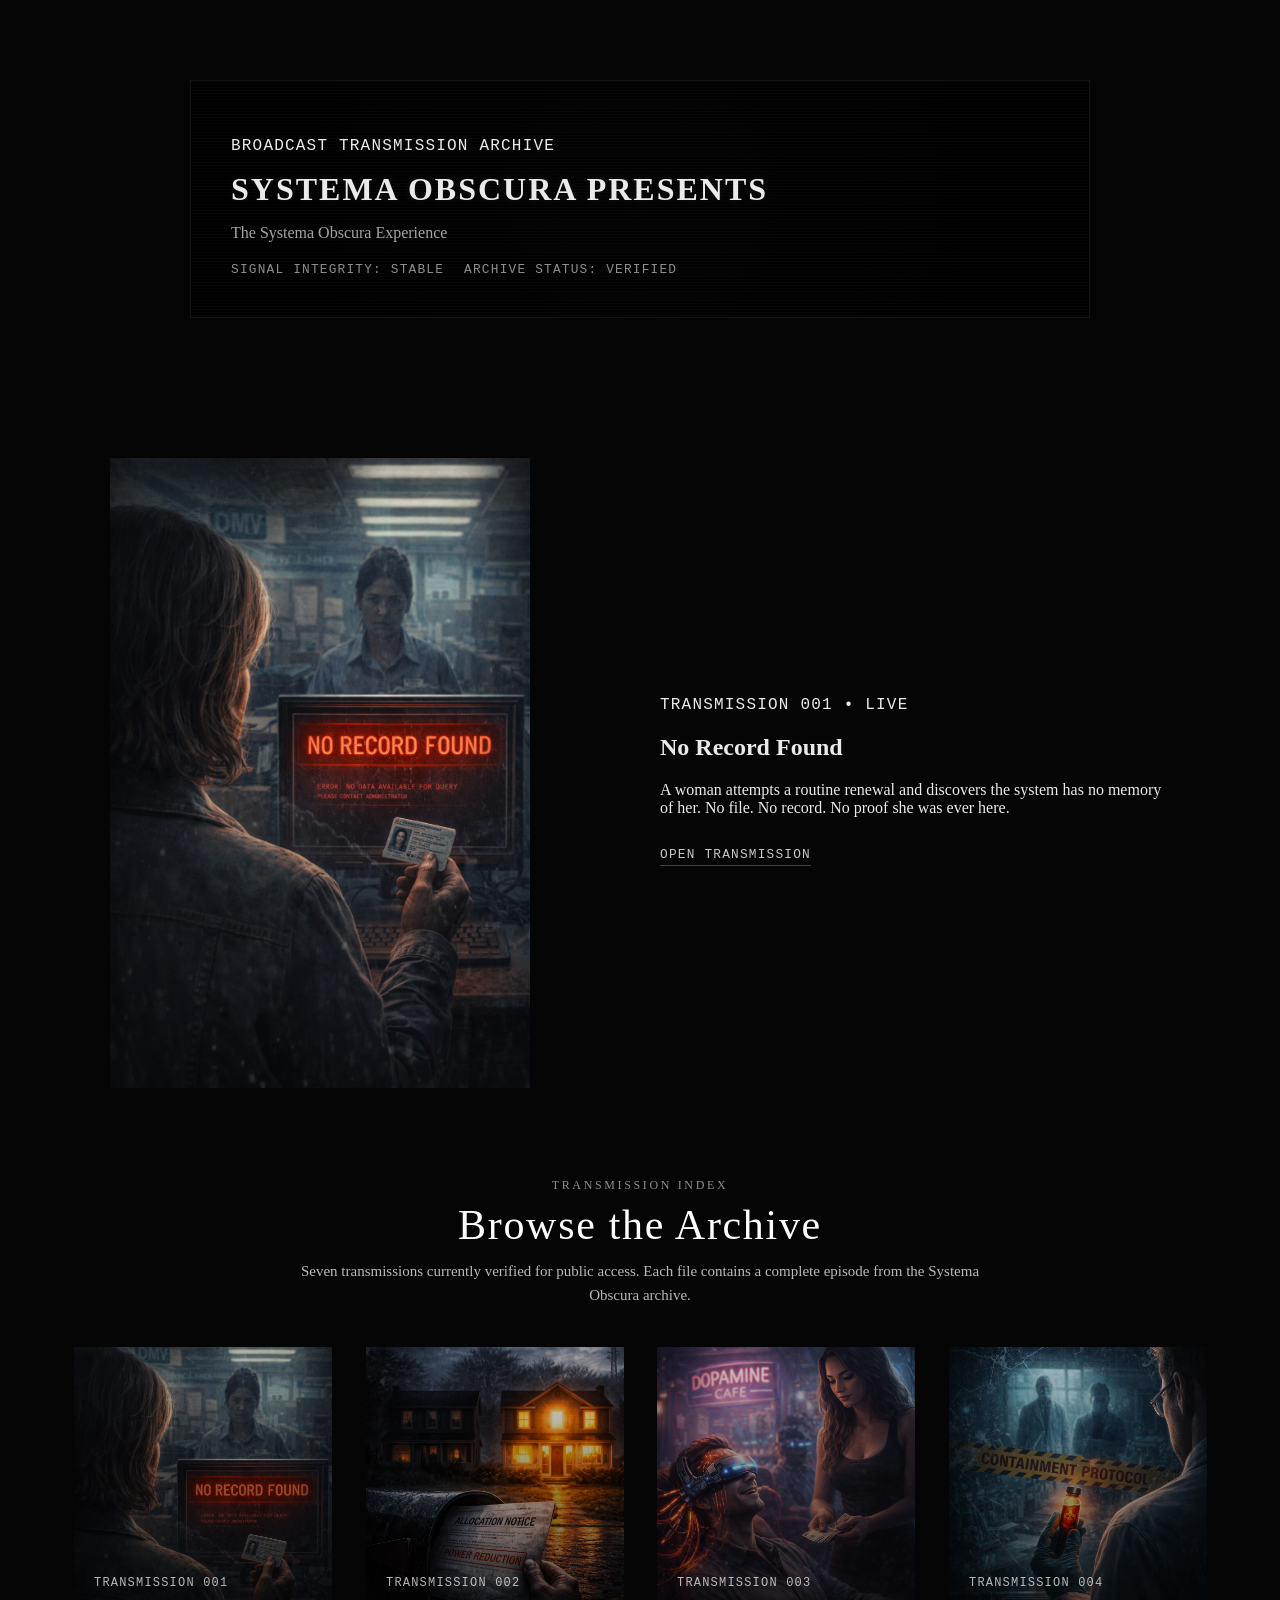
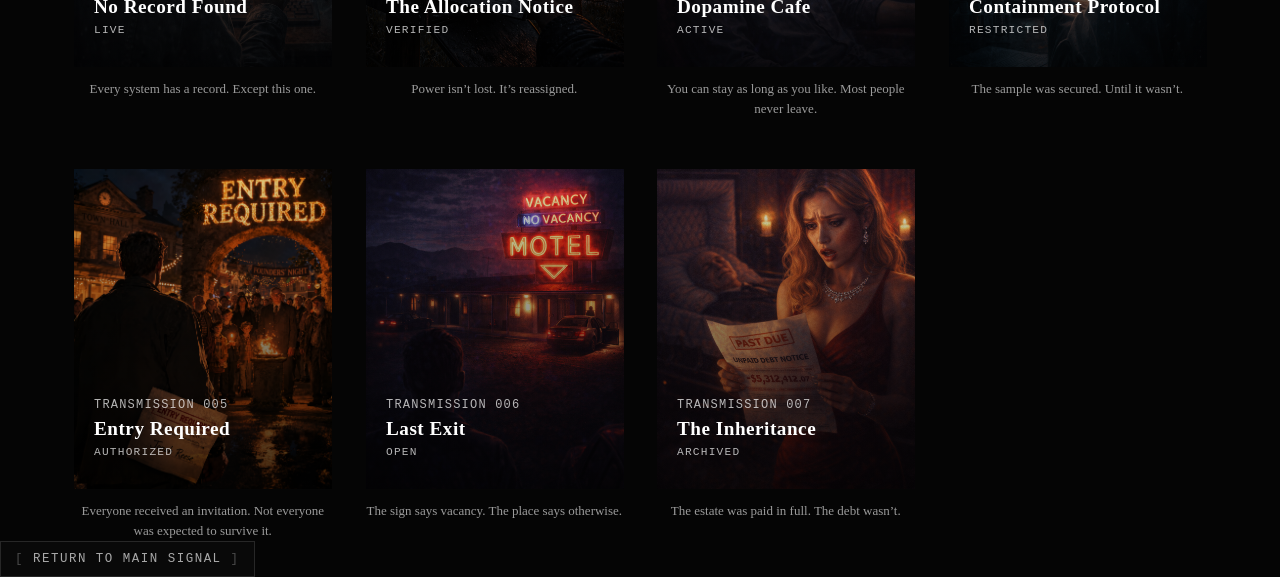
<file: sop.html>
<!DOCTYPE html>
<html lang="en">
<head>
  <meta charset="UTF-8" />
  <meta name="viewport" content="width=device-width, initial-scale=1.0" />
  <title>Systema Obscura Presents</title>
  <link rel="stylesheet" href="style.css" />
</head>
<body class="sop-page">

  <main class="sop-archive">

    <!-- HERO -->
    <section class="sop-hero">
      <div class="sop-hero__screen">
        <div class="sop-hero__noise"></div>
        <div class="sop-hero__content">
          <p class="sop-kicker">Broadcast Transmission Archive</p>
          <h1 class="sop-title">SYSTEMA OBSCURA PRESENTS</h1>
          <p class="sop-subtitle">The Systema Obscura Experience</p>

          <div class="sop-system-readout">
            <span>Signal Integrity: Stable</span>
            <span>Archive Status: Verified</span>
          </div>
        </div>
      </div>
    </section>

    <!-- FEATURED TRANSMISSION -->
    <section class="featured-transmission">
      <div class="featured-transmission__media">
        <img
          src="assets/sop/no-record-found.png"
          alt="No Record Found cover"
          class="featured-transmission__cover"
        />
      </div>

      <div class="featured-transmission__copy">
        <p class="transmission-meta">Transmission 001 • LIVE</p>
        <h2>No Record Found</h2>
        <p class="featured-hook">
          A woman attempts a routine renewal and discovers the system has no memory of her.
          No file. No record. No proof she was ever here.
        </p>
        <a
          href="https://www.amazon.com/No-Record-Found-Systema-Presents-ebook/dp/B0GQPYG7Q3"
          target="_blank"
          rel="noopener noreferrer"
          class="sop-button"
        >
          Open Transmission
        </a>
      </div>
    </section>

    <!-- ARCHIVE INTRO -->
    <section class="sop-archive-intro">
      <p class="sop-archive-intro__eyebrow">Transmission Index</p>
      <h2 class="sop-archive-intro__title">Browse the Archive</h2>
      <p class="sop-archive-intro__text">
        Seven transmissions currently verified for public access. Each file contains a complete
        episode from the Systema Obscura archive.
      </p>
    </section>

    <!-- TRANSMISSION GRID -->
    <section class="transmission-grid" aria-label="Transmission Archive">

      <article class="transmission-item transmission-item--featured">
        <a
          class="transmission-card transmission-card--featured"
          href="https://www.amazon.com/No-Record-Found-Systema-Presents-ebook/dp/B0GQPYG7Q3"
          target="_blank"
          rel="noopener noreferrer"
          style="background-image: url('assets/sop/no-record-found.png');"
          aria-label="Open Transmission 001 No Record Found"
        >
          <div class="transmission-card__overlay"></div>
          <div class="transmission-card__content">
            <p class="transmission-card__number">Transmission 001</p>
            <h3 class="transmission-card__title">No Record Found</h3>
            <p class="transmission-card__status">LIVE</p>
          </div>
        </a>
        <div class="transmission-item__meta">
          <p class="transmission-item__hook">
            Every system has a record. Except this one.
          </p>
        </div>
      </article>

      <article class="transmission-item">
        <a
          class="transmission-card"
          href="https://www.amazon.com/Allocation-Notice-Systema-Obscura-Presents-ebook/dp/B0GQQHLQF7"
          target="_blank"
          rel="noopener noreferrer"
          style="background-image: url('assets/sop/allocation-notice.png');"
          aria-label="Open Transmission 002 The Allocation Notice"
        >
          <div class="transmission-card__overlay"></div>
          <div class="transmission-card__content">
            <p class="transmission-card__number">Transmission 002</p>
            <h3 class="transmission-card__title">The Allocation Notice</h3>
            <p class="transmission-card__status">VERIFIED</p>
          </div>
        </a>
        <div class="transmission-item__meta">
          <p class="transmission-item__hook">
            Power isn’t lost. It’s reassigned.
          </p>
        </div>
      </article>

      <article class="transmission-item">
        <a
          class="transmission-card"
          href="https://www.amazon.com/Dopamine-Cafe-Systema-Obscura-Presents-ebook/dp/B0GS6ZQMYW"
          target="_blank"
          rel="noopener noreferrer"
          style="background-image: url('assets/sop/dopamine-cafe.png');"
          aria-label="Open Transmission 003 Dopamine Cafe"
        >
          <div class="transmission-card__overlay"></div>
          <div class="transmission-card__content">
            <p class="transmission-card__number">Transmission 003</p>
            <h3 class="transmission-card__title">Dopamine Cafe</h3>
            <p class="transmission-card__status">ACTIVE</p>
          </div>
        </a>
        <div class="transmission-item__meta">
          <p class="transmission-item__hook">
            You can stay as long as you like. Most people never leave.
          </p>
        </div>
      </article>

      <article class="transmission-item">
        <a
          class="transmission-card"
          href="https://www.amazon.com/Containment-Protocol-Systema-Obscura-Presents-ebook/dp/B0GS7FSRRJ"
          target="_blank"
          rel="noopener noreferrer"
          style="background-image: url('assets/sop/containment-protocol.png');"
          aria-label="Open Transmission 004 Containment Protocol"
        >
          <div class="transmission-card__overlay"></div>
          <div class="transmission-card__content">
            <p class="transmission-card__number">Transmission 004</p>
            <h3 class="transmission-card__title">Containment Protocol</h3>
            <p class="transmission-card__status">RESTRICTED</p>
          </div>
        </a>
        <div class="transmission-item__meta">
          <p class="transmission-item__hook">
            The sample was secured. Until it wasn’t.
          </p>
        </div>
      </article>

      <article class="transmission-item">
        <a
          class="transmission-card"
          href="https://www.amazon.com/Entry-Required-Systema-Obscura-Presents-ebook/dp/B0GS99WLFK"
          target="_blank"
          rel="noopener noreferrer"
          style="background-image: url('assets/sop/entry-required.png');"
          aria-label="Open Transmission 005 Entry Required"
        >
          <div class="transmission-card__overlay"></div>
          <div class="transmission-card__content">
            <p class="transmission-card__number">Transmission 005</p>
            <h3 class="transmission-card__title">Entry Required</h3>
            <p class="transmission-card__status">AUTHORIZED</p>
          </div>
        </a>
        <div class="transmission-item__meta">
          <p class="transmission-item__hook">
            Everyone received an invitation. Not everyone was expected to survive it.
          </p>
        </div>
      </article>

      <article class="transmission-item">
        <a
          class="transmission-card"
          href="https://www.amazon.com/Last-Exit-Systema-Obscura-Presents-ebook/dp/B0GS74RGW7"
          target="_blank"
          rel="noopener noreferrer"
          style="background-image: url('assets/sop/last-exit.png');"
          aria-label="Open Transmission 006 Last Exit"
        >
          <div class="transmission-card__overlay"></div>
          <div class="transmission-card__content">
            <p class="transmission-card__number">Transmission 006</p>
            <h3 class="transmission-card__title">Last Exit</h3>
            <p class="transmission-card__status">OPEN</p>
          </div>
        </a>
        <div class="transmission-item__meta">
          <p class="transmission-item__hook">
            The sign says vacancy. The place says otherwise.
          </p>
        </div>
      </article>

      <article class="transmission-item">
        <a
          class="transmission-card"
          href="https://www.amazon.com/Inheritance-Systema-Obscura-Presents-Episode-ebook/dp/B0GSC6V3Y4"
          target="_blank"
          rel="noopener noreferrer"
          style="background-image: url('assets/sop/the-inheritance.png');"
          aria-label="Open Transmission 007 The Inheritance"
        >
          <div class="transmission-card__overlay"></div>
          <div class="transmission-card__content">
            <p class="transmission-card__number">Transmission 007</p>
            <h3 class="transmission-card__title">The Inheritance</h3>
            <p class="transmission-card__status">ARCHIVED</p>
          </div>
        </a>
        <div class="transmission-item__meta">
          <p class="transmission-item__hook">
            The estate was paid in full. The debt wasn’t.
          </p>
        </div>
      </article>

    </section>

    <!-- RETURN -->
    <section class="sop-return">
      <a href="index.html" class="sop-return__link">Return to Main Signal</a>
    </section>

  </main>

  <script src="sop.js"></script>
</body>
</html>
</file>
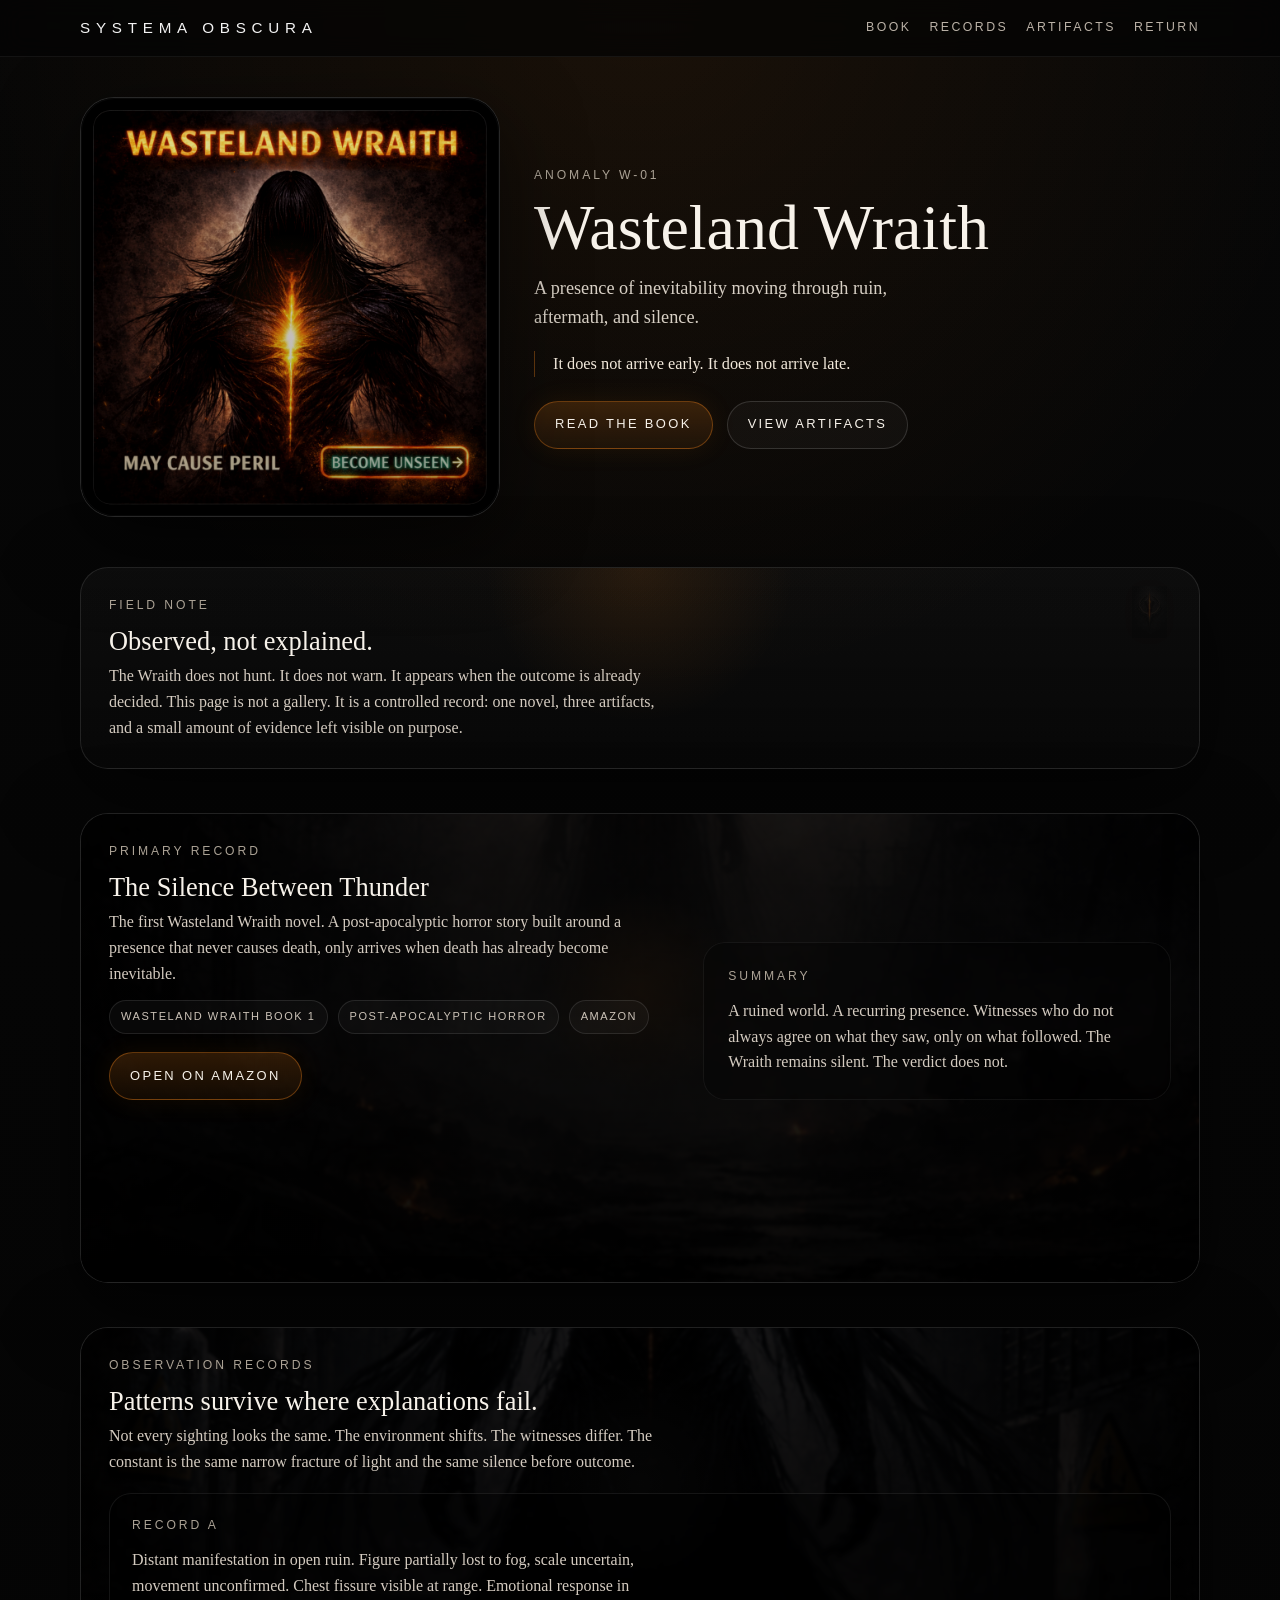
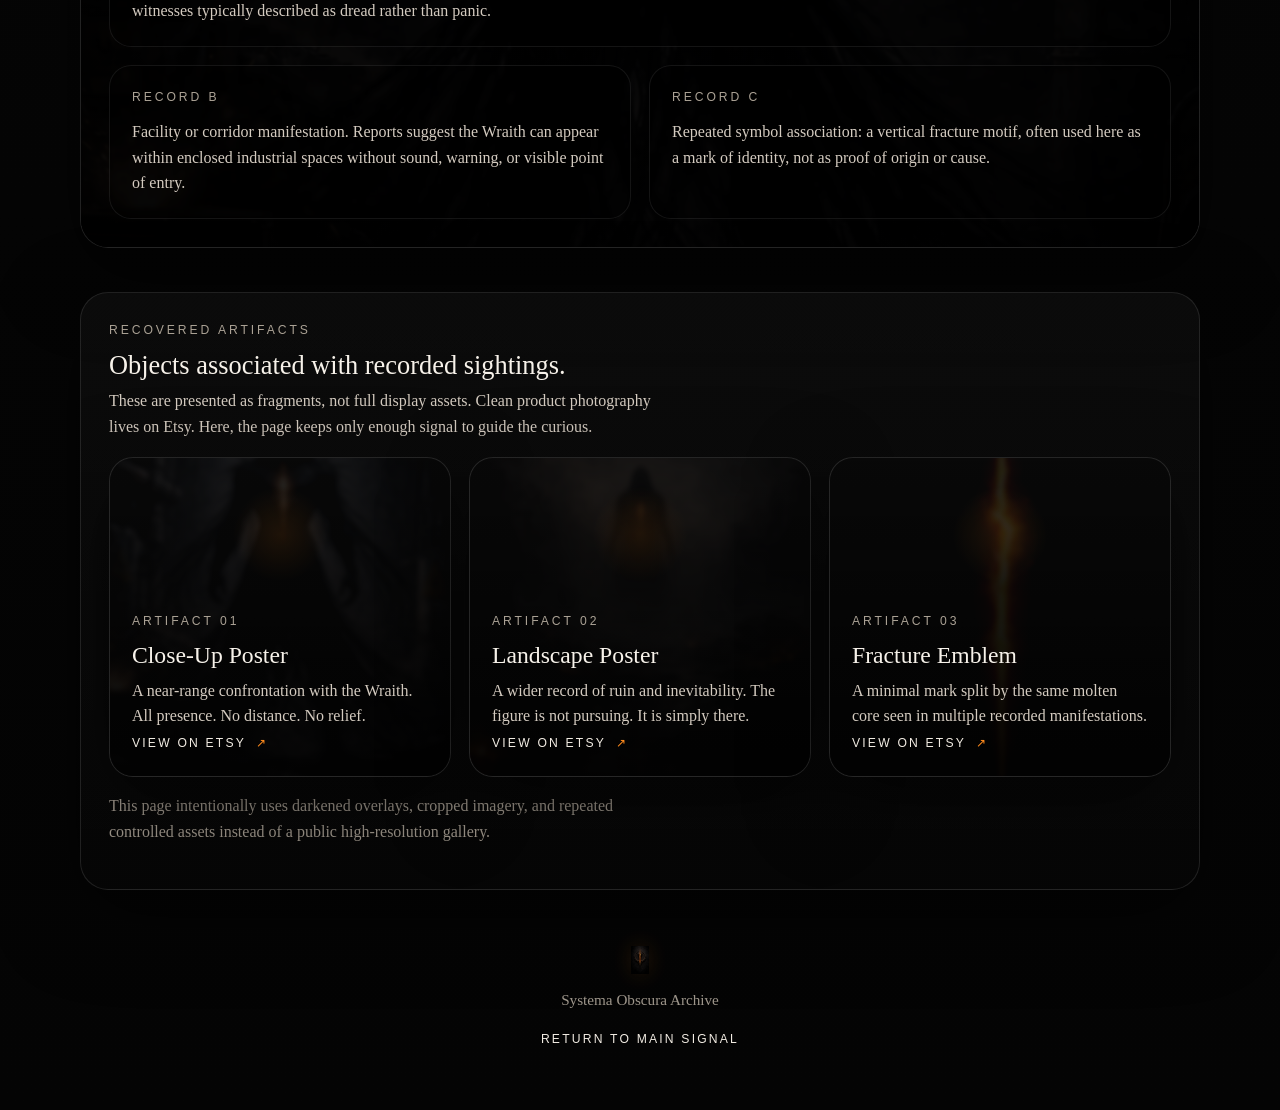
<file: wraith.html>
<!DOCTYPE html>
<html lang="en">
<head>
  <meta charset="UTF-8" />
  <meta name="viewport" content="width=device-width, initial-scale=1.0" />
  <title>Wasteland Wraith | Systema Obscura</title>
  <style>
    :root {
      --bg: #050505;
      --bg-2: #090909;
      --panel: rgba(255,255,255,0.03);
      --line: rgba(255,255,255,0.10);
      --soft-line: rgba(255,255,255,0.06);
      --text: #ece7df;
      --muted: #aba295;
      --accent: #ff8a1c;
      --accent-soft: rgba(255,138,28,0.18);
      --shadow: 0 24px 80px rgba(0,0,0,.55);
      --radius: 28px;
      --radius-lg: 34px;
      --max: 1120px;
      --serif: Georgia, "Times New Roman", serif;
      --sans: Arial, Helvetica, sans-serif;
    }

    * { box-sizing: border-box; }

    html { scroll-behavior: smooth; }

    body {
      margin: 0;
      background:
        radial-gradient(circle at 50% 0%, rgba(255,138,28,0.08), transparent 25%),
        linear-gradient(180deg, #070707 0%, #040404 100%);
      color: var(--text);
      font-family: var(--serif);
      line-height: 1.6;
      -webkit-font-smoothing: antialiased;
      text-rendering: optimizeLegibility;
    }

    img {
      display: block;
      max-width: 100%;
      -webkit-user-drag: none;
      user-select: none;
      pointer-events: none;
    }

    a {
      color: inherit;
      text-decoration: none;
    }

    .wrap {
      width: min(calc(100% - 32px), var(--max));
      margin: 0 auto;
    }

    .topbar {
      position: sticky;
      top: 0;
      z-index: 100;
      backdrop-filter: blur(12px);
      background: rgba(4,4,4,0.76);
      border-bottom: 1px solid var(--soft-line);
    }

    .topbar-inner {
      width: min(calc(100% - 32px), var(--max));
      margin: 0 auto;
      display: flex;
      justify-content: space-between;
      align-items: center;
      gap: 20px;
      padding: 16px 0;
    }

    .brand {
      font-family: var(--sans);
      font-size: .95rem;
      letter-spacing: .38em;
      text-transform: uppercase;
      color: #f3f3f3;
      white-space: nowrap;
    }

    .nav {
      display: flex;
      gap: 18px;
      align-items: center;
      flex-wrap: wrap;
      justify-content: flex-end;
      font-family: var(--sans);
      font-size: .77rem;
      letter-spacing: .2em;
      text-transform: uppercase;
      color: #bbb2a7;
    }

    .nav a:hover,
    .nav a:focus-visible,
    .return-link:hover,
    .return-link:focus-visible {
      color: #fff;
    }

    .hero {
      padding: 40px 0 28px;
    }

    .hero-grid {
      display: grid;
      grid-template-columns: minmax(280px, 420px) 1fr;
      gap: 34px;
      align-items: center;
    }

    .tile-frame {
      position: relative;
      aspect-ratio: 1 / 1;
      border-radius: var(--radius-lg);
      overflow: hidden;
      border: 1px solid rgba(255,255,255,0.12);
      box-shadow: var(--shadow);
      background: #0a0a0a;
      isolation: isolate;
    }

    .tile-frame::before {
      content: "";
      position: absolute;
      inset: 0;
      background:
        linear-gradient(to bottom, rgba(0,0,0,.10), rgba(0,0,0,.34)),
        radial-gradient(circle at 50% 50%, rgba(255,138,28,.10), transparent 25%);
      z-index: 2;
    }

    .tile-frame::after {
      content: "";
      position: absolute;
      inset: 0;
      border-radius: inherit;
      box-shadow: inset 0 0 0 1px rgba(255,255,255,.03);
      z-index: 3;
    }

    .tile-frame img {
      width: 100%;
      height: 100%;
      object-fit: cover;
      filter: contrast(1.05) saturate(.92);
      transform: scale(1.01);
    }

    .eyebrow,
    .section-label,
    .artifact-kicker,
    .record-label {
      margin: 0 0 12px;
      font-family: var(--sans);
      font-size: .76rem;
      letter-spacing: .24em;
      text-transform: uppercase;
      color: var(--muted);
    }

    h1 {
      margin: 0 0 14px;
      font-size: clamp(2.5rem, 5vw, 4.8rem);
      line-height: .98;
      font-weight: 500;
      color: #f7f2ea;
    }

    .dek {
      margin: 0 0 18px;
      max-width: 44ch;
      color: #d8d0c5;
      font-size: 1.14rem;
    }

    .quote {
      margin: 0 0 24px;
      padding-left: 18px;
      border-left: 1px solid rgba(255,138,28,.36);
      color: #f3eadc;
      max-width: 42ch;
      font-size: 1.02rem;
    }

    .button-row {
      display: flex;
      gap: 14px;
      flex-wrap: wrap;
    }

    .btn {
      display: inline-flex;
      align-items: center;
      justify-content: center;
      min-height: 48px;
      padding: 0 20px;
      border-radius: 999px;
      border: 1px solid rgba(255,255,255,0.14);
      background: rgba(255,255,255,0.03);
      color: #f7f2ea;
      font-family: var(--sans);
      font-size: .81rem;
      letter-spacing: .18em;
      text-transform: uppercase;
      transition: transform .18s ease, border-color .18s ease, background .18s ease;
    }

    .btn:hover,
    .btn:focus-visible {
      transform: translateY(-1px);
      border-color: rgba(255,255,255,0.28);
      background: rgba(255,255,255,0.06);
    }

    .btn.primary {
      background: linear-gradient(180deg, rgba(255,138,28,.18), rgba(255,138,28,.07));
      border-color: rgba(255,138,28,.34);
      box-shadow: 0 0 28px rgba(255,138,28,.08);
    }

    .section {
      padding: 22px 0;
    }

    .panel {
      position: relative;
      border: 1px solid var(--line);
      border-radius: var(--radius);
      background: linear-gradient(180deg, rgba(255,255,255,.03), rgba(255,255,255,.01));
      box-shadow: var(--shadow);
      overflow: hidden;
      isolation: isolate;
    }

    .panel-inner {
      position: relative;
      z-index: 2;
      padding: 28px;
    }

    .section-title {
      margin: 0 0 8px;
      font-size: clamp(1.65rem, 2vw, 2.3rem);
      line-height: 1.05;
      font-weight: 500;
      color: #f7f2ea;
    }

    .section-copy,
    .book-copy,
    .record-copy,
    .artifact-copy {
      margin: 0;
      color: #d4cbc0;
      max-width: 70ch;
    }

    .lore-panel::before {
      content: "";
      position: absolute;
      inset: 0;
      background:
        radial-gradient(circle at 50% 0%, rgba(255,138,28,.10), transparent 26%),
        linear-gradient(180deg, rgba(0,0,0,.04), rgba(0,0,0,.18));
      z-index: 0;
    }

    .lore-panel::after {
      content: "";
      position: absolute;
      top: 18px;
      right: 24px;
      width: 52px;
      height: 52px;
      background: url('./assets/wraith-fracture-symbol.png') center/contain no-repeat;
      opacity: .14;
      filter: drop-shadow(0 0 10px rgba(255,138,28,.10));
      z-index: 1;
    }

    .book-panel {
      min-height: 470px;
    }

    .book-panel::before {
      content: "";
      position: absolute;
      inset: 0;
      background: url('./assets/wraith-distance.png') center center / cover no-repeat;
      filter: blur(1.5px) brightness(.34) saturate(.78);
      transform: scale(1.04);
      opacity: .95;
      z-index: 0;
    }

    .book-panel::after {
      content: "";
      position: absolute;
      inset: 0;
      background:
        linear-gradient(180deg, rgba(0,0,0,.45), rgba(0,0,0,.78)),
        radial-gradient(circle at 50% 38%, rgba(255,138,28,.10), transparent 16%);
      z-index: 1;
    }

    .book-grid {
      display: grid;
      grid-template-columns: 1.15fr .95fr;
      gap: 28px;
      align-items: end;
    }

    .book-card {
      backdrop-filter: blur(2px);
      background: rgba(0,0,0,.22);
      border: 1px solid rgba(255,255,255,.06);
      border-radius: 22px;
      padding: 24px;
    }

    .meta {
      display: flex;
      flex-wrap: wrap;
      gap: 10px;
      margin-top: 14px;
    }

    .chip {
      padding: 7px 11px;
      border-radius: 999px;
      border: 1px solid rgba(255,255,255,.10);
      background: rgba(255,255,255,.03);
      color: #cbc2b7;
      font-family: var(--sans);
      font-size: .69rem;
      letter-spacing: .14em;
      text-transform: uppercase;
    }

    .records-panel {
      min-height: 460px;
    }

    .records-panel::before {
      content: "";
      position: absolute;
      inset: 0;
      background: url('./assets/wraith-corridor.png') center center / cover no-repeat;
      filter: blur(1px) brightness(.24) saturate(.75);
      transform: scale(1.03);
      opacity: .95;
      z-index: 0;
    }

    .records-panel::after {
      content: "";
      position: absolute;
      inset: 0;
      background:
        linear-gradient(180deg, rgba(0,0,0,.50), rgba(0,0,0,.84)),
        radial-gradient(circle at 50% 30%, rgba(255,255,255,.05), transparent 18%);
      z-index: 1;
    }

    .records-grid {
      display: grid;
      grid-template-columns: 1fr 1fr;
      gap: 18px;
      margin-top: 18px;
    }

    .record-card {
      border: 1px solid rgba(255,255,255,.08);
      background: rgba(0,0,0,.32);
      border-radius: 22px;
      padding: 22px;
      backdrop-filter: blur(2px);
    }

    .record-card.featured {
      grid-column: 1 / -1;
    }

    .artifact-grid {
      display: grid;
      grid-template-columns: repeat(3, 1fr);
      gap: 18px;
      margin-top: 18px;
    }

    .artifact-card {
      position: relative;
      min-height: 320px;
      display: flex;
      flex-direction: column;
      justify-content: flex-end;
      overflow: hidden;
      border-radius: 24px;
      border: 1px solid rgba(255,255,255,.10);
      background: linear-gradient(180deg, rgba(255,255,255,.02), rgba(255,255,255,.01)), #090909;
      box-shadow: var(--shadow);
      isolation: isolate;
      transition: transform .18s ease, border-color .18s ease;
    }

    .artifact-card:hover,
    .artifact-card:focus-within {
      transform: translateY(-2px);
      border-color: rgba(255,138,28,.24);
    }

    .artifact-thumb {
      position: absolute;
      inset: 0;
      overflow: hidden;
      z-index: 0;
    }

    .artifact-thumb img {
      width: 100%;
      height: 100%;
      object-fit: cover;
      opacity: .30;
      filter: blur(2.4px) grayscale(.18) brightness(.48) contrast(1.08);
      transform: scale(1.12);
      transition: transform .22s ease, opacity .22s ease;
    }

    .artifact-card:hover .artifact-thumb img,
    .artifact-card:focus-within .artifact-thumb img {
      transform: scale(1.16);
      opacity: .36;
    }

    .artifact-thumb::after {
      content: "";
      position: absolute;
      inset: 0;
      background:
        linear-gradient(to bottom, rgba(0,0,0,.16), rgba(0,0,0,.80)),
        radial-gradient(circle at 50% 24%, rgba(255,138,28,.14), transparent 16%);
    }

    .artifact-content {
      position: relative;
      z-index: 1;
      padding: 22px;
    }

    .artifact-title {
      margin: 0 0 10px;
      font-size: 1.48rem;
      line-height: 1.04;
      color: #f7f2ea;
      font-weight: 500;
    }

    .artifact-link,
    .inline-link,
    .return-link {
      display: inline-flex;
      align-items: center;
      gap: 10px;
      font-family: var(--sans);
      font-size: .76rem;
      letter-spacing: .18em;
      text-transform: uppercase;
      color: #f2ece3;
    }

    .artifact-link span:last-child,
    .inline-link span:last-child {
      color: var(--accent);
    }

    .footer {
      padding: 34px 0 60px;
      color: #9f978c;
      text-align: center;
      font-size: .95rem;
    }

    .footer-mark {
      width: 28px;
      height: 28px;
      display: block;
      margin: 0 auto 14px;
      object-fit: contain;
      opacity: .75;
      filter: drop-shadow(0 0 10px rgba(255,138,28,.16));
    }

    .small-note {
      margin-top: 16px;
      color: #9d958a;
      max-width: 68ch;
    }

    @media (max-width: 980px) {
      .hero-grid,
      .book-grid,
      .artifact-grid,
      .records-grid {
        grid-template-columns: 1fr;
      }

      .record-card.featured {
        grid-column: auto;
      }
    }

    @media (max-width: 640px) {
      .topbar-inner {
        flex-direction: column;
        align-items: flex-start;
      }

      .hero {
        padding-top: 24px;
      }

      .panel-inner {
        padding: 22px;
      }

      .button-row {
        flex-direction: column;
      }

      .btn {
        width: 100%;
      }

      .artifact-card {
        min-height: 290px;
      }

      .lore-panel::after {
        width: 40px;
        height: 40px;
        top: 16px;
        right: 18px;
      }
    }
  </style>
</head>
<body>
  <header class="topbar">
    <div class="topbar-inner">
      <a class="brand" href="index.html">Systema Obscura</a>
      <nav class="nav">
        <a href="#book">Book</a>
        <a href="#records">Records</a>
        <a href="#artifacts">Artifacts</a>
        <a href="index.html">Return</a>
      </nav>
    </div>
  </header>

  <main class="wrap">
    <section class="hero">
      <div class="hero-grid">
        <div class="tile-frame">
          <img src="./assets/wraith-tile.png" alt="Wasteland Wraith" />
        </div>

        <div class="hero-copy">
          <p class="eyebrow">Anomaly W-01</p>
          <h1>Wasteland Wraith</h1>
          <p class="dek">
            A presence of inevitability moving through ruin, aftermath, and silence.
          </p>
          <p class="quote">
            It does not arrive early. It does not arrive late.
          </p>

          <div class="button-row">
            <a class="btn primary" href="https://www.amazon.com/Silence-Between-Thunder-Wasteland-Wraith/dp/B0GPJ8DP77" target="_blank" rel="noopener noreferrer">Read the Book</a>
            <a class="btn" href="#artifacts">View Artifacts</a>
          </div>
        </div>
      </div>
    </section>

    <section class="section">
      <div class="panel lore-panel">
        <div class="panel-inner">
          <p class="section-label">Field Note</p>
          <h2 class="section-title">Observed, not explained.</h2>
          <p class="section-copy">
            The Wraith does not hunt. It does not warn. It appears when the outcome is already decided.
            This page is not a gallery. It is a controlled record: one novel, three artifacts, and a small amount of evidence left visible on purpose.
          </p>
        </div>
      </div>
    </section>

    <section class="section" id="book">
      <div class="panel book-panel">
        <div class="panel-inner">
          <div class="book-grid">
            <div>
              <p class="section-label">Primary Record</p>
              <h2 class="section-title">The Silence Between Thunder</h2>
              <p class="book-copy">
                The first Wasteland Wraith novel. A post-apocalyptic horror story built around a presence that never causes death, only arrives when death has already become inevitable.
              </p>
              <div class="meta">
                <span class="chip">Wasteland Wraith Book 1</span>
                <span class="chip">Post-Apocalyptic Horror</span>
                <span class="chip">Amazon</span>
              </div>
              <div class="button-row" style="margin-top:18px;">
                <a class="btn primary" href="https://www.amazon.com/Silence-Between-Thunder-Wasteland-Wraith/dp/B0GPJ8DP77" target="_blank" rel="noopener noreferrer">Open on Amazon</a>
              </div>
            </div>

            <div class="book-card">
              <p class="record-label">Summary</p>
              <p class="record-copy">
                A ruined world. A recurring presence. Witnesses who do not always agree on what they saw, only on what followed. The Wraith remains silent. The verdict does not.
              </p>
            </div>
          </div>
        </div>
      </div>
    </section>

    <section class="section" id="records">
      <div class="panel records-panel">
        <div class="panel-inner">
          <p class="section-label">Observation Records</p>
          <h2 class="section-title">Patterns survive where explanations fail.</h2>
          <p class="section-copy">
            Not every sighting looks the same. The environment shifts. The witnesses differ. The constant is the same narrow fracture of light and the same silence before outcome.
          </p>

          <div class="records-grid">
            <div class="record-card featured">
              <p class="record-label">Record A</p>
              <p class="record-copy">
                Distant manifestation in open ruin. Figure partially lost to fog, scale uncertain, movement unconfirmed. Chest fissure visible at range. Emotional response in witnesses typically described as dread rather than panic.
              </p>
            </div>

            <div class="record-card">
              <p class="record-label">Record B</p>
              <p class="record-copy">
                Facility or corridor manifestation. Reports suggest the Wraith can appear within enclosed industrial spaces without sound, warning, or visible point of entry.
              </p>
            </div>

            <div class="record-card">
              <p class="record-label">Record C</p>
              <p class="record-copy">
                Repeated symbol association: a vertical fracture motif, often used here as a mark of identity, not as proof of origin or cause.
              </p>
            </div>
          </div>
        </div>
      </div>
    </section>

    <section class="section" id="artifacts">
      <div class="panel">
        <div class="panel-inner">
          <p class="section-label">Recovered Artifacts</p>
          <h2 class="section-title">Objects associated with recorded sightings.</h2>
          <p class="section-copy">
            These are presented as fragments, not full display assets. Clean product photography lives on Etsy. Here, the page keeps only enough signal to guide the curious.
          </p>

          <div class="artifact-grid">
            <article class="artifact-card">
              <div class="artifact-thumb">
                <img src="./assets/wraith-corridor.png" alt="Close-Up Poster" />
              </div>
              <div class="artifact-content">
                <p class="artifact-kicker">Artifact 01</p>
                <h3 class="artifact-title">Close-Up Poster</h3>
                <p class="artifact-copy">
                  A near-range confrontation with the Wraith. All presence. No distance. No relief.
                </p>
                <a class="artifact-link" href="https://wastelandwardrobeco.etsy.com/listing/4461316669" target="_blank" rel="noopener noreferrer">
                  <span>View on Etsy</span><span>↗</span>
                </a>
              </div>
            </article>

            <article class="artifact-card">
              <div class="artifact-thumb">
                <img src="./assets/wraith-distance.png" alt="Landscape Poster" />
              </div>
              <div class="artifact-content">
                <p class="artifact-kicker">Artifact 02</p>
                <h3 class="artifact-title">Landscape Poster</h3>
                <p class="artifact-copy">
                  A wider record of ruin and inevitability. The figure is not pursuing. It is simply there.
                </p>
                <a class="artifact-link" href="https://wastelandwardrobeco.etsy.com/listing/4461292727" target="_blank" rel="noopener noreferrer">
                  <span>View on Etsy</span><span>↗</span>
                </a>
              </div>
            </article>

            <article class="artifact-card">
              <div class="artifact-thumb">
                <img src="./assets/wraith-fracture-line.png" alt="Fracture Emblem Sticker" />
              </div>
              <div class="artifact-content">
                <p class="artifact-kicker">Artifact 03</p>
                <h3 class="artifact-title">Fracture Emblem</h3>
                <p class="artifact-copy">
                  A minimal mark split by the same molten core seen in multiple recorded manifestations.
                </p>
                <a class="artifact-link" href="https://wastelandwardrobeco.etsy.com/listing/4461084813" target="_blank" rel="noopener noreferrer">
                  <span>View on Etsy</span><span>↗</span>
                </a>
              </div>
            </article>
          </div>

          <p class="small-note">
            This page intentionally uses darkened overlays, cropped imagery, and repeated controlled assets instead of a public high-resolution gallery.
          </p>
        </div>
      </div>
    </section>

    <footer class="footer">
      <img class="footer-mark" src="./assets/wraith-fracture-symbol.png" alt="" />
      <div>Systema Obscura Archive</div>
      <div style="margin-top:14px;">
        <a class="return-link" href="index.html">Return to Main Signal</a>
      </div>
    </footer>
  </main>
</body>
</html>
</file>
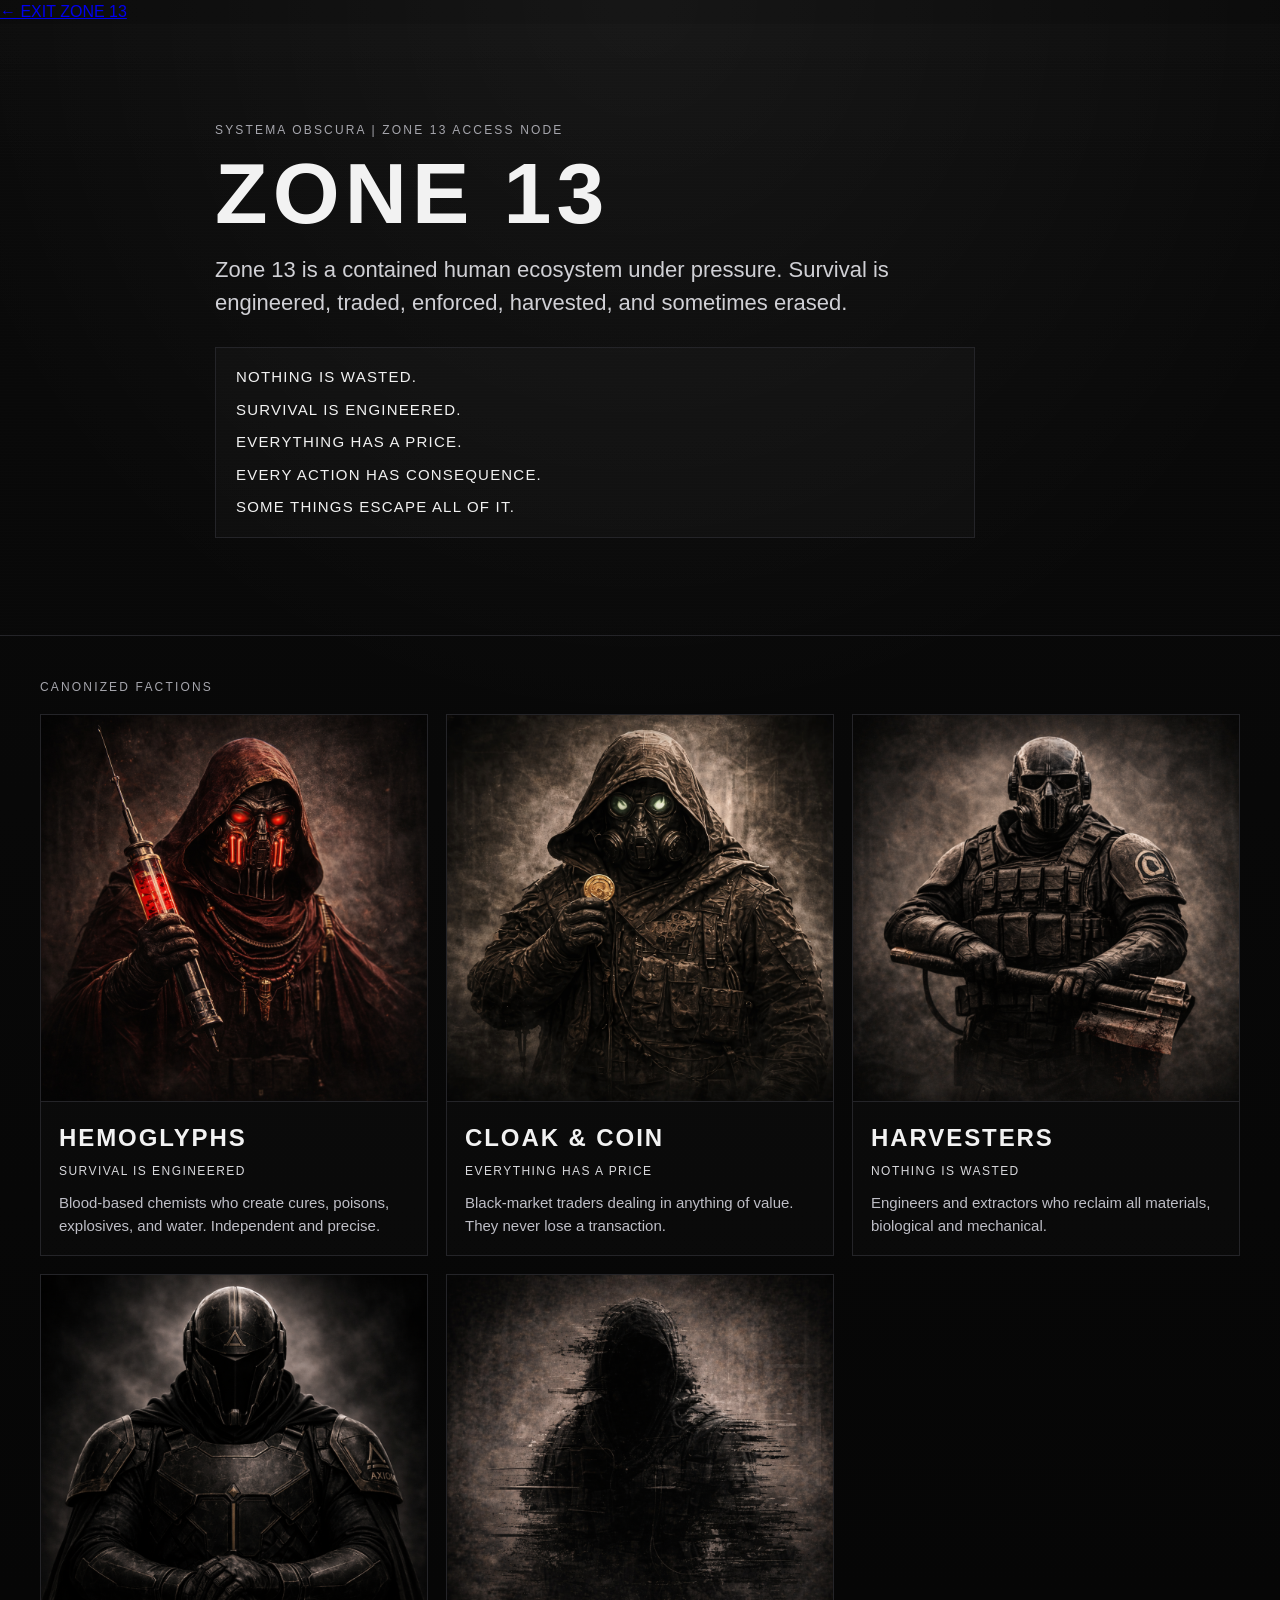
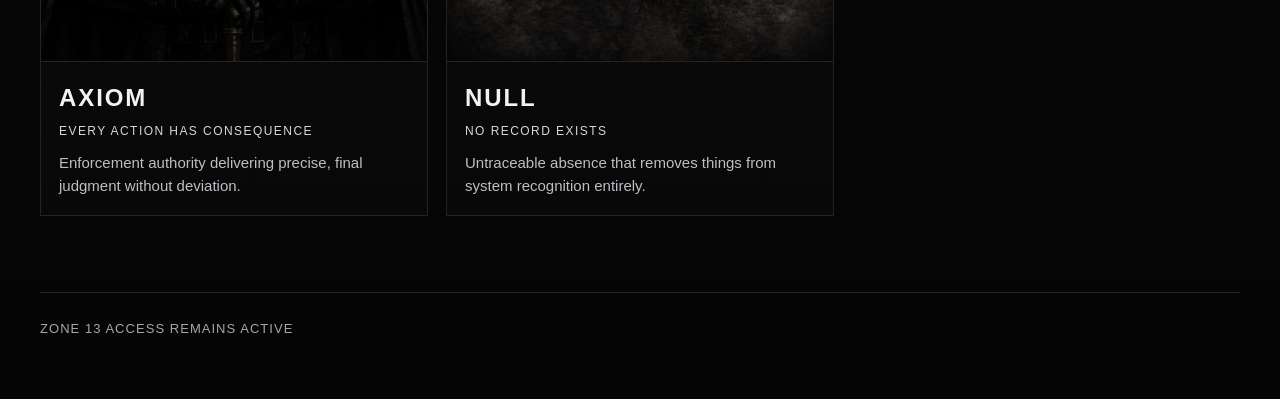
<file: zone13.html>
<!DOCTYPE html>
<html lang="en">
<head>
  <meta charset="UTF-8" />
  <meta name="viewport" content="width=device-width, initial-scale=1.0" />
  <title>Zone 13</title>
  <style>
    :root{
      --bg:#060606;
      --panel:#0f0f10;
      --panel-2:#141416;
      --text:#f2f2f2;
      --muted:#a6a6ad;
      --line:#242428;
      --accent:#d7d7db;
    }
    *{box-sizing:border-box}
    body{
      margin:0;
      background:
        radial-gradient(circle at top, rgba(255,255,255,0.05), transparent 35%),
        linear-gradient(180deg, #0a0a0a 0%, #050505 100%);
      color:var(--text);
      font-family: Inter, Arial, Helvetica, sans-serif;
      line-height:1.5;
    }
    .wrap{
      width:min(1200px, calc(100% - 32px));
      margin:0 auto;
    }
    .hero{
      min-height:68vh;
      display:flex;
      align-items:center;
      border-bottom:1px solid var(--line);
      position:relative;
      overflow:hidden;
    }
    .hero::before{
      content:"";
      position:absolute;
      inset:0;
      background:
        linear-gradient(180deg, rgba(255,255,255,0.04), transparent 30%),
        repeating-linear-gradient(180deg, rgba(255,255,255,0.02) 0 1px, transparent 1px 3px);
      pointer-events:none;
      opacity:.25;
    }
    .hero-inner{
      position:relative;
      z-index:1;
      padding:72px 0;
      max-width:850px;
    }
    .eyebrow{
      letter-spacing:.18em;
      text-transform:uppercase;
      color:var(--muted);
      font-size:12px;
      margin-bottom:14px;
    }
    h1{
      font-size:clamp(40px, 8vw, 86px);
      line-height:.95;
      margin:0 0 18px;
      letter-spacing:.06em;
      text-transform:uppercase;
      font-weight:800;
    }
    .lede{
      max-width:780px;
      color:#d0d0d5;
      font-size:clamp(17px, 2.5vw, 22px);
      margin:0 0 28px;
    }
    .mantra{
      display:grid;
      gap:10px;
      margin-top:26px;
      padding:18px 20px;
      border:1px solid var(--line);
      background:rgba(255,255,255,.02);
      width:min(100%, 760px);
      text-transform:uppercase;
      letter-spacing:.08em;
      font-size:clamp(12px,2vw,15px);
    }
    .section{
      padding:42px 0 20px;
    }
    .section-title{
      font-size:12px;
      text-transform:uppercase;
      letter-spacing:.18em;
      color:var(--muted);
      margin-bottom:18px;
    }
    .grid{
      display:grid;
      grid-template-columns:repeat(12,1fr);
      gap:18px;
      padding-bottom:56px;
    }
    .card{
      grid-column:span 6;
      background:linear-gradient(180deg, rgba(255,255,255,.02), rgba(255,255,255,.01));
      border:1px solid var(--line);
      overflow:hidden;
    }
    @media (min-width:900px){
      .card{grid-column:span 4;}
    }
    .tile{
      aspect-ratio:1/1;
      width:100%;
      object-fit:cover;
      display:block;
      background:#0b0b0c;
    }
    .card-body{
      padding:18px;
      border-top:1px solid var(--line);
    }
    .card h2{
      margin:0 0 6px;
      font-size:24px;
      letter-spacing:.08em;
      text-transform:uppercase;
    }
    .tagline{
      color:#d8d8dc;
      margin:0 0 12px;
      text-transform:uppercase;
      letter-spacing:.12em;
      font-size:12px;
    }
    .blurb{
      margin:0;
      color:#bebec6;
      font-size:15px;
    }
    .footer{
      border-top:1px solid var(--line);
      padding:26px 0 60px;
      color:var(--muted);
      font-size:13px;
      letter-spacing:.08em;
      text-transform:uppercase;
    }
  </style>
</head>
<body>
<a href="index.html" class="return-link">← EXIT ZONE 13</a>
<header class="hero">
  <div class="wrap hero-inner">
    <div class="eyebrow">Systema Obscura | Zone 13 Access Node</div>
    <h1>Zone 13</h1>
    <p class="lede">
      Zone 13 is a contained human ecosystem under pressure. Survival is engineered,
      traded, enforced, harvested, and sometimes erased.
    </p>
    <div class="mantra">
      <div>Nothing is wasted.</div>
      <div>Survival is engineered.</div>
      <div>Everything has a price.</div>
      <div>Every action has consequence.</div>
      <div>Some things escape all of it.</div>
    </div>
  </div>
</header>

<main class="wrap">
  <section class="section">
    <div class="section-title">Canonized Factions</div>

    <div class="grid">

      <!-- Hemoglyphs -->
      <article class="card">
        <img class="tile" src="assets/tiles/hemoglyphs.png">
        <div class="card-body">
          <h2>Hemoglyphs</h2>
          <p class="tagline">Survival Is Engineered</p>
          <p class="blurb">
            Blood-based chemists who create cures, poisons, explosives, and water. Independent and precise.
          </p>
        </div>
      </article>

      <!-- Cloak & Coin -->
      <article class="card">
        <img class="tile" src="assets/tiles/cloak_coin.png">
        <div class="card-body">
          <h2>Cloak & Coin</h2>
          <p class="tagline">Everything Has A Price</p>
          <p class="blurb">
            Black-market traders dealing in anything of value. They never lose a transaction.
          </p>
        </div>
      </article>

      <!-- Harvesters -->
      <article class="card">
        <img class="tile" src="assets/tiles/harvesters.png">
        <div class="card-body">
          <h2>Harvesters</h2>
          <p class="tagline">Nothing Is Wasted</p>
          <p class="blurb">
            Engineers and extractors who reclaim all materials, biological and mechanical.
          </p>
        </div>
      </article>

      <!-- Axiom -->
      <article class="card">
        <img class="tile" src="assets/tiles/axiom.png">
        <div class="card-body">
          <h2>Axiom</h2>
          <p class="tagline">Every Action Has Consequence</p>
          <p class="blurb">
            Enforcement authority delivering precise, final judgment without deviation.
          </p>
        </div>
      </article>

      <!-- Null -->
      <article class="card">
        <img class="tile" src="assets/tiles/null.png">
        <div class="card-body">
          <h2>Null</h2>
          <p class="tagline">No Record Exists</p>
          <p class="blurb">
            Untraceable absence that removes things from system recognition entirely.
          </p>
        </div>
      </article>

    </div>
  </section>
</main>

<footer class="wrap footer">
  Zone 13 access remains active
</footer>

</body>
</html>
</file>
<file: style.css>
*,
*::before,
*::after {
  box-sizing: border-box;
}

:root {
  --bg: #050505;
  --panel: #0a0a0a;
  --panel-2: #101010;
  --line: rgba(255,255,255,.12);
  --soft: rgba(255,255,255,.66);
  --text: #f1eee9;
  --muted: #b8b1a6;
  --accent: #ece8e1;
  --shadow: rgba(0,0,0,.5);
  --glow: rgba(255,255,255,.08);
  --max: 1180px;
  --radius: 26px;
}

html {
  scroll-behavior: smooth;
}

body {
  margin: 0;
  background:
    radial-gradient(circle at top center, rgba(255,255,255,.04), transparent 30%),
    linear-gradient(180deg, #060606 0%, #040404 100%);
  color: var(--text);
  font-family: "Cormorant Garamond", serif;
  min-height: 100vh;
  overflow-x: hidden;
}

body::before {
  content: "";
  position: fixed;
  inset: 0;
  background:
    linear-gradient(rgba(255,255,255,.02), rgba(255,255,255,0)),
    radial-gradient(circle at center, transparent 45%, rgba(0,0,0,.34) 100%);
  pointer-events: none;
  z-index: 0;
}

.noise,
.vignette {
  position: fixed;
  inset: 0;
  pointer-events: none;
  z-index: 1;
}

.noise {
  opacity: .12;
  background-image:
    radial-gradient(circle at 20% 20%, rgba(255,255,255,.18) 0 1px, transparent 1px),
    radial-gradient(circle at 80% 30%, rgba(255,255,255,.16) 0 1px, transparent 1px),
    radial-gradient(circle at 40% 70%, rgba(255,255,255,.14) 0 1px, transparent 1px),
    radial-gradient(circle at 60% 80%, rgba(255,255,255,.1) 0 1px, transparent 1px);
  background-size: 180px 180px, 220px 220px, 200px 200px, 250px 250px;
  mix-blend-mode: screen;
}

.vignette {
  box-shadow: inset 0 0 220px rgba(0,0,0,.9);
}

.wrap {
  width: min(calc(100% - 32px), var(--max));
  margin: 0 auto;
  position: relative;
  z-index: 2;
}

.site-header {
  position: sticky;
  top: 0;
  z-index: 20;
  display: flex;
  align-items: center;
  justify-content: space-between;
  padding: 18px 24px;
  border-bottom: 1px solid rgba(255,255,255,.08);
  background: rgba(2,2,2,.8);
  backdrop-filter: blur(10px);
}

.brand,
.nav a,
.text-link,
.entry-link {
  text-decoration: none;
  color: var(--text);
}

.brand {
  font-family: "IBM Plex Mono", monospace;
  letter-spacing: .32em;
  font-size: .93rem;
  white-space: nowrap;
}

.nav {
  display: flex;
  gap: 26px;
  flex-wrap: wrap;
  justify-content: flex-end;
}

.nav a {
  font-family: "IBM Plex Mono", monospace;
  color: var(--muted);
  font-size: .85rem;
  letter-spacing: .18em;
  text-transform: uppercase;
}

.nav a:hover,
.text-link:hover,
.entry-link:hover {
  color: var(--text);
}

.hero {
  padding: 78px 0 42px;
}

.eyebrow,
.section-kicker,
.meta {
  font-family: "IBM Plex Mono", monospace;
  text-transform: uppercase;
  letter-spacing: .24em;
  font-size: .73rem;
  color: var(--muted);
}

.eyebrow {
  display: inline-block;
  padding: 12px 18px;
  border: 1px solid rgba(255,255,255,.14);
  border-radius: 999px;
  margin-bottom: 22px;
  background: rgba(255,255,255,.02);
}

.hero h1 {
  margin: 0;
  max-width: 10ch;
  font-size: clamp(3.2rem, 9vw, 6.75rem);
  line-height: .93;
  letter-spacing: -.03em;
  text-wrap: balance;
}

.hero-copy {
  max-width: 820px;
  margin: 24px 0 0;
  font-size: clamp(1.2rem, 2.2vw, 1.65rem);
  line-height: 1.45;
  color: var(--muted);
}

.hero-actions {
  display: flex;
  gap: 18px;
  flex-wrap: wrap;
  margin: 34px 0 42px;
}

.btn {
  display: inline-flex;
  align-items: center;
  justify-content: center;
  gap: 6px;
  min-width: 240px;
  min-height: 64px;
  padding: 16px 24px;
  border-radius: 999px;
  border: 1px solid rgba(255,255,255,.16);
  text-decoration: none;
  transition: transform .25s ease, border-color .25s ease, box-shadow .25s ease;
}

.btn:hover {
  transform: translateY(-2px);
}

.btn-primary {
  background: var(--accent);
  color: #0a0a0a;
  flex-direction: column;
  border-color: rgba(255,255,255,.35);
  box-shadow: 0 0 0 1px rgba(255,255,255,.08), 0 0 30px rgba(255,255,255,.08);
}

.btn-primary span,
.btn-secondary {
  font-family: "IBM Plex Mono", monospace;
  text-transform: uppercase;
  letter-spacing: .16em;
  font-size: .92rem;
}

.btn-primary small {
  font-family: "IBM Plex Mono", monospace;
  font-size: .58rem;
  text-transform: uppercase;
  letter-spacing: .18em;
  opacity: .72;
}

.btn-secondary {
  color: var(--text);
  background: rgba(255,255,255,.03);
}

.section-head {
  margin-bottom: 24px;
}

.section-head h2,
.entry h2 {
  margin: 8px 0 0;
  font-size: clamp(2rem, 4vw, 3.5rem);
  line-height: 1;
}

.statement {
  display: grid;
  grid-template-columns: 1fr auto 1fr;
  align-items: center;
  gap: 16px;
  padding: 18px 0 54px;
}

.statement p {
  margin: 0;
  font-size: clamp(1.6rem, 3vw, 2.9rem);
  text-align: center;
}

.statement-rule {
  height: 1px;
  background: linear-gradient(90deg, transparent, rgba(255,255,255,.14), transparent);
}

.crt {
  position: relative;
  background:
    linear-gradient(180deg, rgba(255,255,255,.03), rgba(255,255,255,.01)),
    linear-gradient(180deg, #111 0%, #090909 100%);
  border: 1px solid rgba(255,255,255,.1);
  border-radius: var(--radius);
  box-shadow:
    inset 0 0 0 1px rgba(255,255,255,.04),
    inset 0 18px 35px rgba(255,255,255,.02),
    0 20px 50px rgba(0,0,0,.45);
  overflow: hidden;
}

.crt::before {
  content: "";
  position: absolute;
  inset: 0;
  background:
    radial-gradient(circle at 50% 10%, rgba(255,255,255,.05), transparent 35%),
    radial-gradient(circle at 50% 120%, rgba(255,255,255,.03), transparent 35%);
  pointer-events: none;
  z-index: 2;
}

.crt::after {
  content: "";
  position: absolute;
  inset: 0;
  background: linear-gradient(180deg, rgba(255,255,255,.04), transparent 28%, transparent 72%, rgba(0,0,0,.18));
  pointer-events: none;
  z-index: 2;
}

.screen {
  position: relative;
  border-radius: 22px;
  overflow: hidden;
  background:
    radial-gradient(circle at center, rgba(255,255,255,.09), rgba(255,255,255,.015) 42%, rgba(0,0,0,.96) 100%),
    #0d0d0d;
  border: 1px solid rgba(255,255,255,.08);
  box-shadow: inset 0 0 24px rgba(255,255,255,.04), inset 0 0 70px rgba(0,0,0,.85);
}

.scanlines {
  position: absolute;
  inset: 0;
  background: repeating-linear-gradient(
    to bottom,
    rgba(255,255,255,.03) 0px,
    rgba(255,255,255,.03) 1px,
    rgba(0,0,0,0) 3px,
    rgba(0,0,0,0) 5px
  );
  mix-blend-mode: screen;
  opacity: .28;
  pointer-events: none;
  animation: drift 11s linear infinite;
}

.main-terminal {
  padding: 22px;
}

.terminal-topbar {
  display: flex;
  align-items: center;
  justify-content: space-between;
  gap: 14px;
  margin-bottom: 14px;
  font-family: "IBM Plex Mono", monospace;
  text-transform: uppercase;
  letter-spacing: .14em;
  color: var(--muted);
  font-size: .72rem;
}

.seal {
  font-size: 1.1rem;
  color: var(--text);
}

.live-dot {
  width: 10px;
  height: 10px;
  border-radius: 50%;
  background: rgba(255,255,255,.9);
  box-shadow: 0 0 10px rgba(255,255,255,.7);
  animation: blink 2.1s steps(1, end) infinite;
}

.hero-screen {
  min-height: 390px;
}

.screen-image,
.channel-scene,
.feature-scene,
.artifact-scene {
  position: absolute;
  inset: 0;
}

.screen-image::before,
.channel-scene::before,
.feature-scene::before,
.artifact-scene::before {
  content: "";
  position: absolute;
  inset: 0;
  background:
    radial-gradient(circle at 50% 30%, rgba(255,255,255,.34), transparent 15%),
    linear-gradient(180deg, rgba(255,255,255,.05), rgba(0,0,0,.2));
}

.mountains {
  position: absolute;
  inset: 0;
  background:
    linear-gradient(to top, rgba(0,0,0,.88) 0 28%, transparent 28%),
    radial-gradient(circle at 50% 34%, rgba(255,255,255,.14), transparent 20%),
    linear-gradient(to top left, rgba(255,255,255,.14) 0 8%, transparent 10%),
    linear-gradient(to top right, rgba(255,255,255,.12) 0 8%, transparent 10%);
  clip-path: polygon(0 100%, 0 60%, 12% 66%, 26% 46%, 39% 61%, 52% 35%, 69% 56%, 82% 42%, 100% 62%, 100% 100%);
  filter: blur(.5px);
  opacity: .8;
}

.fog {
  position: absolute;
  inset: 0;
  background:
    radial-gradient(circle at 30% 70%, rgba(255,255,255,.12), transparent 24%),
    radial-gradient(circle at 65% 68%, rgba(255,255,255,.1), transparent 22%),
    radial-gradient(circle at 50% 75%, rgba(255,255,255,.08), transparent 26%);
  filter: blur(14px);
  opacity: .8;
}

.screen-overlay {
  position: absolute;
  inset: auto 24px 22px;
  z-index: 1;
  font-size: clamp(1.1rem, 2vw, 1.45rem);
  color: var(--soft);
  text-shadow: 0 0 18px rgba(255,255,255,.08);
}

.channels,
.broadcast,
.artifacts,
.entry {
  padding: 42px 0 20px;
}

.channel-grid,
.artifact-grid {
  display: grid;
  grid-template-columns: repeat(4, 1fr);
  gap: 18px;
}

.channel-card,
.artifact {
  text-decoration: none;
  color: inherit;
  transition: transform .3s ease, box-shadow .3s ease, border-color .3s ease;
}

.channel-card:hover,
.artifact:hover {
  transform: translateY(-4px);
  border-color: rgba(255,255,255,.18);
  box-shadow: inset 0 0 0 1px rgba(255,255,255,.06), 0 26px 60px rgba(0,0,0,.55);
}

.channel-card .screen,
.artifact .screen {
  min-height: 210px;
  margin: 14px 14px 10px;
}

.channel-copy,
.artifact-copy {
  padding: 8px 18px 20px;
}

.channel-copy h3,
.artifact-copy h3,
.feature-copy h3 {
  margin: 0 0 8px;
  font-size: 1.85rem;
  line-height: .96;
}

.channel-copy p,
.artifact-copy p,
.feature-copy p {
  margin: 0;
  color: var(--muted);
  font-size: 1.15rem;
  line-height: 1.35;
}

.active-channel {
  box-shadow: inset 0 0 0 1px rgba(255,255,255,.06), 0 0 28px rgba(255,255,255,.07), 0 20px 50px rgba(0,0,0,.45);
}

.broadcast-grid {
  display: grid;
  grid-template-columns: 1.55fr .85fr;
  gap: 18px;
  align-items: start;
}

.broadcast-panel {
  padding: 14px;
}

.feature-screen {
  min-height: 330px;
}

.feature-copy {
  padding: 16px 10px 10px;
}

.text-link {
  display: inline-block;
  margin-top: 16px;
  font-family: "IBM Plex Mono", monospace;
  text-transform: uppercase;
  letter-spacing: .14em;
  font-size: .8rem;
}

.status-panel .status-box {
  border: 1px solid rgba(255,255,255,.08);
  border-radius: var(--radius);
  background: rgba(255,255,255,.015);
  overflow: hidden;
}

.status-row {
  display: flex;
  justify-content: space-between;
  gap: 16px;
  padding: 19px 20px;
  border-bottom: 1px solid rgba(255,255,255,.08);
  font-size: 1.2rem;
}

.status-row:last-child {
  border-bottom: none;
}

.status-row strong {
  font-weight: 600;
}

.entry {
  padding-bottom: 60px;
}

.entry-grid,
.footer-grid {
  display: grid;
  grid-template-columns: repeat(4, 1fr);
  gap: 14px;
  margin-top: 20px;
}

.entry-link,
.footer-status {
  display: flex;
  align-items: center;
  justify-content: center;
  min-height: 82px;
  border: 1px solid rgba(255,255,255,.1);
  border-radius: 999px;
  background: rgba(255,255,255,.02);
  font-family: "IBM Plex Mono", monospace;
  text-transform: uppercase;
  letter-spacing: .16em;
  font-size: .84rem;
}

.site-footer {
  padding: 10px 0 60px;
}

.footer-status {
  flex-direction: column;
  gap: 6px;
  border-radius: 24px;
}

.footer-status span {
  color: var(--muted);
  font-size: .64rem;
}

.footer-status strong {
  font-size: 1rem;
}

.footer-note {
  text-align: center;
  margin-top: 18px;
  color: var(--muted);
  font-family: "IBM Plex Mono", monospace;
  font-size: .72rem;
  letter-spacing: .08em;
}

.reveal {
  opacity: 0;
  transform: translateY(24px);
  transition: opacity .9s ease, transform .9s ease;
}

.reveal.visible {
  opacity: 1;
  transform: none;
}

.scene-sop { background:
  radial-gradient(circle at 50% 24%, rgba(255,255,255,.26), transparent 16%),
  linear-gradient(to top, rgba(0,0,0,.86) 0 25%, transparent 25%),
  linear-gradient(to top, rgba(255,255,255,.15), transparent 35%),
  linear-gradient(120deg, transparent 42%, rgba(255,255,255,.15) 45%, transparent 48%),
  linear-gradient(to right, transparent 41%, rgba(255,255,255,.1) 43%, rgba(255,255,255,.1) 56%, transparent 58%);
  clip-path: polygon(0 100%, 0 62%, 20% 65%, 32% 54%, 40% 24%, 46% 24%, 51% 54%, 64% 62%, 100% 56%, 100% 100%);
}
.scene-books { background:
  radial-gradient(circle at 65% 38%, rgba(255,255,255,.14), transparent 20%),
  radial-gradient(circle at 44% 52%, rgba(255,255,255,.10), transparent 18%),
  linear-gradient(130deg, transparent 20%, rgba(255,255,255,.12) 22%, rgba(255,255,255,.12) 33%, transparent 35%),
  linear-gradient(to top, rgba(0,0,0,.92) 0 24%, transparent 24%);
}
.scene-aa { background:
  radial-gradient(circle at 72% 28%, rgba(255,255,255,.22), transparent 15%),
  linear-gradient(to top, rgba(0,0,0,.88) 0 26%, transparent 26%),
  linear-gradient(140deg, transparent 44%, rgba(255,255,255,.16) 46%, transparent 48%),
  linear-gradient(to right, transparent 65%, rgba(255,255,255,.08) 66%, rgba(255,255,255,.08) 69%, transparent 70%);
}
.scene-wwc { background:
  radial-gradient(circle at 72% 30%, rgba(255,255,255,.16), transparent 14%),
  linear-gradient(to top, rgba(0,0,0,.9) 0 28%, transparent 28%),
  linear-gradient(to right, transparent 35%, rgba(255,255,255,.09) 36%, rgba(255,255,255,.09) 40%, transparent 41%),
  linear-gradient(to right, transparent 55%, rgba(255,255,255,.08) 56%, rgba(255,255,255,.08) 59%, transparent 60%);
}
.scene-wraith { background:
  radial-gradient(circle at 55% 24%, rgba(255,255,255,.22), transparent 14%),
  radial-gradient(circle at 52% 57%, rgba(255,255,255,.1), transparent 13%),
  linear-gradient(to top, rgba(0,0,0,.9) 0 26%, transparent 26%),
  linear-gradient(to right, transparent 47%, rgba(255,255,255,.08) 49%, rgba(255,255,255,.12) 51%, transparent 53%);
}
.scene-lady { background:
  radial-gradient(circle at 32% 26%, rgba(255,255,255,.18), transparent 15%),
  linear-gradient(to top, rgba(0,0,0,.88) 0 24%, transparent 24%),
  linear-gradient(120deg, transparent 32%, rgba(255,255,255,.1) 34%, transparent 36%),
  linear-gradient(65deg, transparent 60%, rgba(255,255,255,.09) 62%, transparent 64%);
}
.scene-audio { background:
  radial-gradient(circle at 50% 50%, rgba(255,255,255,.12), transparent 16%),
  repeating-radial-gradient(circle at 50% 50%, rgba(255,255,255,.08) 0 2px, transparent 2px 18px),
  linear-gradient(to top, rgba(0,0,0,.93) 0 22%, transparent 22%);
}
.scene-games { background:
  linear-gradient(to right, rgba(255,255,255,.06) 0 1px, transparent 1px 22px),
  linear-gradient(to bottom, rgba(255,255,255,.06) 0 1px, transparent 1px 22px),
  radial-gradient(circle at 50% 50%, rgba(255,255,255,.12), transparent 18%);
}

.feature-scene { background:
  radial-gradient(circle at 50% 20%, rgba(255,255,255,.24), transparent 16%),
  linear-gradient(to top, rgba(0,0,0,.92) 0 24%, transparent 24%),
  linear-gradient(135deg, transparent 36%, rgba(255,255,255,.14) 38%, transparent 41%),
  linear-gradient(to top left, rgba(255,255,255,.1) 0 8%, transparent 10%);
}

.artifact-book { background:
  linear-gradient(110deg, transparent 25%, rgba(255,255,255,.12) 27%, rgba(255,255,255,.06) 45%, transparent 48%),
  linear-gradient(to top, rgba(0,0,0,.9) 0 18%, transparent 18%);
}
.artifact-keys { background:
  radial-gradient(circle at 34% 58%, rgba(255,255,255,.10), transparent 14%),
  radial-gradient(circle at 68% 52%, rgba(255,255,255,.12), transparent 16%),
  linear-gradient(to right, transparent 47%, rgba(255,255,255,.08) 48%, rgba(255,255,255,.08) 52%, transparent 53%);
}
.artifact-wraith { background:
  radial-gradient(circle at 45% 58%, rgba(255,255,255,.10), transparent 14%),
  radial-gradient(circle at 72% 30%, rgba(255,255,255,.16), transparent 12%),
  linear-gradient(125deg, transparent 30%, rgba(255,255,255,.08) 32%, transparent 34%);
}
.artifact-pin { background:
  radial-gradient(circle at 68% 45%, rgba(255,255,255,.16), transparent 14%),
  linear-gradient(135deg, transparent 40%, rgba(255,255,255,.12) 42%, transparent 44%);
}

@keyframes blink {
  0%, 48%, 100% { opacity: 1; }
  50%, 54% { opacity: .3; }
}

@keyframes drift {
  from { transform: translateY(-14px); }
  to { transform: translateY(14px); }
}

@keyframes flicker {
  0%, 100% { opacity: .98; }
  8% { opacity: .92; }
  9% { opacity: .98; }
  12% { opacity: .94; }
  13% { opacity: .98; }
  50% { opacity: .96; }
  51% { opacity: .9; }
  52% { opacity: .98; }
}

.hero-screen,
.channel-card .screen,
.artifact .screen,
.feature-screen {
  animation: flicker 7s infinite;
}

@media (max-width: 1080px) {
  .channel-grid,
  .artifact-grid {
    grid-template-columns: repeat(2, 1fr);
  }

  .broadcast-grid {
    grid-template-columns: 1fr;
  }
}

@media (max-width: 760px) {
  .nav-icon {
    width: 36px;
    height: 36px;
    margin-left: 6px;
  }

  .nav-icon img {
    width: 20px;
    height: 20px;
  }

  .site-header {
    flex-direction: column;
    gap: 12px;
    align-items: flex-start;
  }

  .nav {
    gap: 14px;
  }

  .hero {
    padding-top: 46px;
  }

  .hero h1 {
    max-width: none;
  }

  .hero-actions,
  .entry-grid,
  .footer-grid {
    grid-template-columns: 1fr;
    display: grid;
  }

  .btn {
    width: 100%;
  }

  .hero-screen {
    min-height: 270px;
  }

  .statement {
    grid-template-columns: 1fr;
  }

  .statement-rule:first-child,
  .statement-rule:last-child {
    display: none;
  }

  .channel-grid,
  .artifact-grid {
    grid-template-columns: 1fr;
  }

  .channel-card .screen,
  .artifact .screen {
    min-height: 180px;
  }

  .feature-screen {
    min-height: 220px;
  }

  .status-row {
    font-size: 1rem;
  }
}

@media (prefers-reduced-motion: reduce) {
  html { scroll-behavior: auto; }
  .reveal,
  .hero-screen,
  .channel-card .screen,
  .artifact .screen,
  .feature-screen,
  .scanlines,
  .live-dot {
    animation: none !important;
    transition: none !important;
  }
}
.host-broadcast {
  margin-top: 4rem;
}

.host-grid {
  display: grid;
  grid-template-columns: minmax(260px, 380px) 1fr;
  gap: 3rem;
  align-items: center;
}

.host-visual .screen {
  position: relative;
  overflow: hidden;
}

.host-visual img {
  width: 100%;
  height: auto;
  display: block;
  object-fit: cover;
}

.host-copy h2 {
  margin: 0.5rem 0 1rem;
}

.host-copy p {
  margin-bottom: 1rem;
  max-width: 600px;
}

.host-line {
  font-style: italic;
  opacity: 0.85;
}

@media (max-width: 800px) {
  .host-grid {
    grid-template-columns: 1fr;
  }
}
.host-visual img {
  filter: brightness(0.85) contrast(1.05);
}
/* ========================= */
/* REAL TILE IMAGES OVERRIDE */
/* ========================= */

.scene-wwc {
  background-image: url("/assets/tiles/wwc-tile.png");
  background-size: cover;
  background-position: center;
  background-repeat: no-repeat;
  display: block;
}

.scene-aa {
  background-image: url("./assets/tiles/atomic-americana-tile.png");
  background-size: cover;
  background-position: center;
  background-repeat: no-repeat;
}

.scene-books {
  background-image: url("./assets/tiles/books-tile.png");
  background-size: cover;
  background-position: center;
  background-repeat: no-repeat;
}

.scene-sop {
  background: #000 url("/assets/tiles/sop-tile-v2.png") center center / cover no-repeat !important;
  clip-path: none !important;
  filter: none !important;
  opacity: 1 !important;
}
.scene-sop::before {
  display: none !important;
}
.scene-sop {
  filter: brightness(1.15) contrast(1.05);
}
/* =========================
   SOP — TRANSMISSION ARCHIVE
   ========================= */

.sop-page {
  background: #050505;
  color: #eaeaea;
  font-family: "Georgia", serif;
}

/* HERO */
.sop-hero {
  padding: 80px 20px;
  display: flex;
  justify-content: center;
}

.sop-hero__screen {
  width: 100%;
  max-width: 900px;
  border: 1px solid rgba(255,255,255,0.08);
  padding: 40px;
  position: relative;
  background: #000;
}

/* subtle scanline effect */
.sop-hero__screen::after {
  content: "";
  position: absolute;
  inset: 0;
  background: repeating-linear-gradient(
    to bottom,
    rgba(255,255,255,0.02),
    rgba(255,255,255,0.02) 1px,
    transparent 1px,
    transparent 3px
  );
  pointer-events: none;
}

/* TITLE */
.sop-title {
  font-size: 2rem;
  letter-spacing: 2px;
  margin: 10px 0;
}

.sop-subtitle {
  opacity: 0.7;
  margin-bottom: 20px;
}

.sop-system-readout {
  font-family: monospace;
  font-size: 0.8rem;
  opacity: 0.6;
  display: flex;
  gap: 20px;
}

/* FEATURED */
.featured-transmission {
  display: grid;
  grid-template-columns: 1fr 1fr;
  gap: 40px;
  padding: 60px 20px;
  max-width: 1100px;
  margin: auto;
}

.featured-transmission__cover {
  width: 100%;
  display: block;
}

/* GRID */
.transmission-grid {
  display: grid;
  grid-template-columns: repeat(auto-fit, minmax(240px, 1fr));
  gap: 20px;
  padding: 40px 20px 80px;
  max-width: 1200px;
  margin: auto;
}

.transmission-card {
  position: relative;
  height: 320px;
  background-size: cover;
  background-position: center;
  text-decoration: none;
  color: white;
  overflow: hidden;
}

/* dark overlay */
.transmission-card__overlay {
  position: absolute;
  inset: 0;
  background: rgba(0,0,0,0.5);
}

/* content */
.transmission-card__content {
  position: absolute;
  bottom: 20px;
  left: 20px;
  z-index: 2;
}

.transmission-card__number {
  font-size: 0.75rem;
  opacity: 0.7;
  font-family: monospace;
}

.transmission-card__title {
  font-size: 1.1rem;
  margin: 5px 0;
}

.transmission-card__status {
  font-size: 0.75rem;
  opacity: 0.6;
  font-family: monospace;
}

/* subtle hover */
.transmission-card:hover {
  transform: scale(1.015);
  transition: transform 0.3s ease;
}
/* stronger cinematic overlay */
.transmission-card__overlay {
  position: absolute;
  inset: 0;
  background: linear-gradient(
    to top,
    rgba(0,0,0,0.85) 0%,
    rgba(0,0,0,0.6) 40%,
    rgba(0,0,0,0.2) 70%,
    rgba(0,0,0,0.05) 100%
  );
}

/* improve readability */
.transmission-card__content {
  position: absolute;
  bottom: 20px;
  left: 20px;
  right: 20px;
  z-index: 2;
}

/* title styling */
.transmission-card__title {
  font-size: 1.2rem;
  margin: 6px 0;
  letter-spacing: 0.5px;
}

/* subtle glow (very restrained) */
.transmission-card__title {
  text-shadow: 0 0 6px rgba(255,255,255,0.15);
}

/* status styling */
.transmission-card__status {
  font-size: 0.7rem;
  letter-spacing: 1px;
  opacity: 0.7;
  font-family: monospace;
}
.featured-transmission__media {
  max-width: 420px;
}

.featured-transmission {
  align-items: center;
}
.sop-button {
  display: inline-block;
  margin-top: 15px;
  font-family: monospace;
  font-size: 0.8rem;
  letter-spacing: 1px;
  color: #bbb;
  text-decoration: none;
  border-bottom: 1px solid rgba(255,255,255,0.2);
  padding-bottom: 2px;
  transition: all 0.2s ease;
}

.sop-button:hover {
  color: #fff;
  border-color: #fff;
}
.transmission-grid {
  display: grid;
  grid-template-columns: repeat(4, 1fr);
  gap: 20px;
}
.transmission-card__overlay {
  background: linear-gradient(
    to top,
    rgba(0,0,0,0.75) 0%,
    rgba(0,0,0,0.45) 50%,
    rgba(0,0,0,0.1) 100%
  );
}
/* =========================
   SOP EXPERIENCE LAYER
   ========================= */

/* faint living screen texture across the SOP page */
.sop-page::before {
  content: "";
  position: fixed;
  inset: 0;
  pointer-events: none;
  z-index: 1;
  background:
    repeating-linear-gradient(
      to bottom,
      rgba(255,255,255,0.018) 0px,
      rgba(255,255,255,0.018) 1px,
      transparent 1px,
      transparent 3px
    );
  opacity: 0.16;
  animation: sopScanDrift 10s linear infinite;
}

/* occasional soft brightness pulse */
.sop-page::after {
  content: "";
  position: fixed;
  inset: 0;
  pointer-events: none;
  z-index: 1;
  background: rgba(255,255,255,0.02);
  opacity: 0;
  animation: sopSignalPulse 9s ease-in-out infinite;
}

/* keep page content above atmosphere layer */
.sop-page .sop-archive {
  position: relative;
  z-index: 2;
}

/* hero gets a little more terminal life */
.sop-hero__screen {
  overflow: hidden;
}

.sop-hero__screen::before {
  content: "";
  position: absolute;
  inset: -20%;
  pointer-events: none;
  background: radial-gradient(
    circle at center,
    rgba(255,255,255,0.045) 0%,
    rgba(255,255,255,0.018) 28%,
    transparent 65%
  );
  opacity: 0.24;
}

/* system readout and metadata get restrained terminal styling */
.sop-system-readout,
.transmission-meta,
.transmission-card__number,
.transmission-card__status,
.sop-kicker,
.sop-return__link,
.sop-button {
  font-family: "Courier New", Courier, monospace;
  letter-spacing: 1.2px;
  text-transform: uppercase;
}

/* status text gets subtle instability */
.transmission-card__status,
.transmission-meta {
  animation: sopStatusFlicker 11s steps(1, end) infinite;
}

/* stagger the flicker timing so everything doesn't blink together */
.transmission-card:nth-child(2) .transmission-card__status { animation-delay: 1.2s; }
.transmission-card:nth-child(3) .transmission-card__status { animation-delay: 2.8s; }
.transmission-card:nth-child(4) .transmission-card__status { animation-delay: 0.7s; }
.transmission-card:nth-child(5) .transmission-card__status { animation-delay: 3.6s; }
.transmission-card:nth-child(6) .transmission-card__status { animation-delay: 1.9s; }
.transmission-card:nth-child(7) .transmission-card__status { animation-delay: 4.4s; }

/* analog card drift, very restrained */
.transmission-card {
  transform: translateY(0) scale(1);
  transition:
    transform 0.35s ease,
    box-shadow 0.35s ease,
    border-color 0.35s ease,
    filter 0.35s ease;
  will-change: transform, filter;
}

.transmission-card:hover {
  transform: translateY(-4px) scale(1.012);
  filter: brightness(1.03) contrast(1.02);
}

/* slight image movement inside card on hover */
.transmission-card::before {
  content: "";
  position: absolute;
  inset: 0;
  background: inherit;
  background-size: cover;
  background-position: center;
  transform: scale(1);
  transition: transform 0.45s ease, opacity 0.45s ease;
  opacity: 0;
  z-index: 0;
}

.transmission-card:hover::before {
  transform: scale(1.035);
  opacity: 1;
}

/* keep overlay/content above internal drift layer */
.transmission-card__overlay {
  z-index: 1;
}

.transmission-card__content {
  z-index: 2;
}

/* featured image gets slight signal presence */
.featured-transmission__cover {
  transition: transform 0.4s ease, filter 0.4s ease, box-shadow 0.4s ease;
}

.featured-transmission__cover:hover {
  transform: scale(1.01);
  filter: brightness(1.02) contrast(1.02);
}

/* button feels like a command, not a web button */
.sop-button {
  display: inline-block;
  margin-top: 14px;
  color: rgba(255,255,255,0.78);
  text-decoration: none;
  border-bottom: 1px solid rgba(255,255,255,0.25);
  padding-bottom: 3px;
  transition: color 0.25s ease, border-color 0.25s ease, text-shadow 0.25s ease;
}

.sop-button:hover {
  color: #ffffff;
  border-bottom-color: rgba(255,255,255,0.6);
  text-shadow: 0 0 6px rgba(255,255,255,0.15);
}

/* return link gets same treatment */
.sop-return__link {
  color: rgba(255,255,255,0.68);
  transition: color 0.25s ease, border-color 0.25s ease, text-shadow 0.25s ease;
}

.sop-return__link:hover {
  color: #ffffff;
  text-shadow: 0 0 6px rgba(255,255,255,0.12);
}

/* cinematic title glow, very soft */
.sop-title,
.featured-transmission__copy h2,
.transmission-card__title {
  text-shadow: 0 0 8px rgba(255,255,255,0.06);
}

/* KEYFRAMES */

@keyframes sopScanDrift {
  0% { transform: translateY(0); }
  100% { transform: translateY(6px); }
}

@keyframes sopSignalPulse {
  0%, 92%, 100% { opacity: 0; }
  93% { opacity: 0.045; }
  94% { opacity: 0.015; }
  95% { opacity: 0.04; }
  96% { opacity: 0; }
}

@keyframes sopStatusFlicker {
  0%, 86%, 88%, 100% {
    opacity: 0.72;
  }
  87% {
    opacity: 0.28;
  }
  87.5% {
    opacity: 0.8;
  }
}

/* mobile restraint */
@media (max-width: 800px) {
  .sop-page::before {
    opacity: 0.1;
  }

  .transmission-card:hover {
    transform: none;
    filter: none;
  }

  .transmission-card:hover::before {
    transform: none;
    opacity: 0;
  }
}
/* =========================
   SOP LINK TRANSITION
   ========================= */

.signal-lock {
  position: fixed;
  inset: 0;
  background: rgba(0,0,0,0.85);
  opacity: 0;
  pointer-events: none;
  z-index: 9999;
  transition: opacity 0.2s ease;
}

.signal-lock.active {
  opacity: 1;
}

/* subtle center pulse */
.signal-lock::after {
  content: "";
  position: absolute;
  top: 50%;
  left: 50%;
  width: 120px;
  height: 120px;
  transform: translate(-50%, -50%);
  border-radius: 50%;
  background: radial-gradient(circle, rgba(255,255,255,0.08), transparent 70%);
  opacity: 0;
  animation: signalPulse 0.25s ease forwards;
}

@keyframes signalPulse {
  0% {
    opacity: 0;
    transform: translate(-50%, -50%) scale(0.8);
  }
  50% {
    opacity: 0.12;
  }
  100% {
    opacity: 0;
    transform: translate(-50%, -50%) scale(1.4);
  }
}
.sop-return__link {
  display: inline-block;
  font-family: "Courier New", monospace;
  font-size: 0.78rem;
  letter-spacing: 1.5px;
  text-transform: uppercase;
  color: rgba(255,255,255,0.65);
  text-decoration: none;
  padding: 10px 14px;
  border: 1px solid rgba(255,255,255,0.12);
  background: rgba(255,255,255,0.02);
  transition: all 0.25s ease;
  position: relative;
}

/* subtle bracket feel */
.sop-return__link::before {
  content: "[ ";
  opacity: 0.4;
}

.sop-return__link::after {
  content: " ]";
  opacity: 0.4;
}

.sop-return__link:hover {
  color: #ffffff;
  border-color: rgba(255,255,255,0.35);
  background: rgba(255,255,255,0.06);
  text-shadow: 0 0 6px rgba(255,255,255,0.15);
}
/* =========================
   QUICK ABOVE-THE-FOLD FIX
   ========================= */

.hero.wrap {
  padding-top: 36px;
  padding-bottom: 28px;
}

.hero h1 {
  font-size: clamp(3.2rem, 7vw, 5.4rem);
  line-height: 0.96;
  margin-bottom: 18px;
}

.hero-copy {
  max-width: 760px;
  font-size: 1.05rem;
  line-height: 1.5;
  margin-bottom: 22px;
}

.hero-actions {
  margin-bottom: 28px;
}

/* shrink the terminal so it doesn't eat the fold */
.main-terminal {
  max-width: 980px;
  margin-top: 12px;
}

.main-terminal .screen,
.hero-screen {
  min-height: 260px;
  max-height: 260px;
}

/* tighten the section below */
.channels.wrap {
  padding-top: 24px;
}

.section-head {
  margin-bottom: 18px;
}

.channel-grid {
  margin-top: 0;
}
/* =========================
   TEMP: HIDE HERO TERMINAL
   ========================= */

.main-terminal,
.hero-screen,
.primary-terminal {
  display: none !important;
}
/* =========================
   QUICK HOST SECTION TIGHTEN
   ========================= */

.host-broadcast.wrap {
  padding-top: 28px;
  padding-bottom: 18px;
}

.host-grid {
  gap: 28px;
  align-items: center;
}

.host-visual {
  max-width: 330px;
}

.host-visual img {
  width: 100%;
  height: auto;
  display: block;
}

.host-copy h2 {
  font-size: clamp(1.8rem, 3vw, 2.5rem);
  margin-bottom: 12px;
}

.host-copy p {
  margin-bottom: 12px;
  line-height: 1.5;
}

.host-line {
  margin-bottom: 14px;
}

.statement.wrap {
  padding-top: 10px;
  padding-bottom: 10px;
}

.channels.wrap {
  padding-top: 10px;
}
/* =========================
   HERO HEADLINE SOFTEN
   ========================= */

.hero h1 {
  font-size: clamp(2.6rem, 5.5vw, 4.2rem);
  line-height: 1.02;
  letter-spacing: -0.5px;
}

/* reduce visual weight slightly */
.hero h1 {
  color: rgba(255, 255, 255, 0.88);
}

/* tighten spacing so eye moves faster */
.hero h1 + p {
  margin-top: 14px;
}
.hero .eyebrow {
  opacity: 0.55;
}
/* =========================
   HERO + HOST ALIGNMENT (REFINED)
   ========================= */

@media (min-width: 900px) {

.host-broadcast.wrap {
  display: flex;
  justify-content: flex-end;
  margin-top: 40px;
  margin-bottom: 40px;
}

.host-grid {
  display: grid;
  grid-template-columns: 340px 1fr;
  gap: 40px;
  max-width: 760px;
  align-items: center;
}

.host-visual {
  max-width: 340px;
}

.host-copy {
  max-width: 360px;
}

.host-copy h2 {
  line-height: 1.15;
}

.host-copy p {
  line-height: 1.55;
}
}
@keyframes pulseGlow {
  0%, 100% { filter: drop-shadow(0 0 6px rgba(255,138,28,0.15)); }
  50% { filter: drop-shadow(0 0 16px rgba(255,138,28,0.35)); }
}

.artifact-card img[src*="fracture"] {
animation: soPulse 2.2s 1;
}


.nav-icon {
  display: inline-flex;
  align-items: center;
  justify-content: center;
  width: 40px;
  height: 40px;
  margin-left: 10px;
  border: 1px solid rgba(255,255,255,0.18);
  border-radius: 999px;
  background: rgba(255,255,255,0.03);
  box-shadow: 0 0 0 0 rgba(255,255,255,0);
  transition: transform 0.2s ease, opacity 0.2s ease, border-color 0.2s ease, box-shadow 0.2s ease, background 0.2s ease;
  animation: socialPulse 2.8s ease-in-out infinite;
}

.nav-icon img {
  width: 22px;
  height: 22px;
  object-fit: contain;
  display: block;
  opacity: 0.92;
  filter: brightness(1.04);
  transition: opacity 0.2s ease, transform 0.2s ease;
}

.nav-icon:hover,
.nav-icon:focus-visible {
  transform: translateY(-1px) scale(1.08);
  opacity: 1;
  border-color: rgba(255,255,255,0.4);
  background: rgba(255,255,255,0.08);
  box-shadow: 0 0 12px rgba(255,255,255,0.12);
  outline: none;
}

.nav-icon:hover img,
.nav-icon:focus-visible img {
  opacity: 1;
  transform: scale(1.05);
}

.nav-icon-youtube {
  animation-delay: 0s;
}

.nav-icon-tiktok {
  animation-delay: 1.2s;
}

@keyframes socialPulse {
  0%, 100% {
    box-shadow: 0 0 0 0 rgba(255,255,255,0);
    border-color: rgba(255,255,255,0.18);
  }
  50% {
    box-shadow: 0 0 14px rgba(255,255,255,0.14);
    border-color: rgba(255,255,255,0.32);
  }
}
.scene-zone13 {
  background-image: url("./assets/tiles/zone13-tile.png");
  background-size: cover;
  background-position: center;
  background-repeat: no-repeat;
}
.return-link {
  position: fixed;
  top: 20px;
  left: 20px;
  text-decoration: none;
  color: rgba(255,255,255,0.7);
  font-size: 12px;
  letter-spacing: 0.12em;
  text-transform: uppercase;
  border: 1px solid rgba(255,255,255,0.15);
  padding: 8px 12px;
  background: rgba(0,0,0,0.4);
  backdrop-filter: blur(4px);
  transition: all 0.2s ease;
  z-index: 999;
}

.return-link:hover {
  color: #fff;
  border-color: rgba(255,255,255,0.4);
  background: rgba(255,255,255,0.05);
}
.scene-zone13 {
  background-image: url("./assets/tiles/zone13-tile.png");
  background-size: cover;
  background-position: center;
  background-repeat: no-repeat;
}
.return-link,
.return-link:visited,
.return-link:active {
  color: #fff;
}


/* ===== CRT FEATURED BROADCAST ===== */

.crt-featured {
  margin-top: 32px;
  display: flex;
  flex-direction: column;
  align-items: center;
}

.crt-broadcast-label {
  font-family: "IBM Plex Mono", monospace;
  font-size: 11px;
  letter-spacing: 0.28em;
  text-transform: uppercase;
  color: rgba(255,255,255,0.62);
  margin-bottom: 10px;
}

.crt-tv-featured {
  position: relative;
  width: clamp(320px, 40vw, 440px);
  max-width: 92vw;
  padding: 14px;
  background:
    linear-gradient(180deg, rgba(255,255,255,0.03), rgba(255,255,255,0.01)),
    linear-gradient(180deg, #111 0%, #090909 100%);
  border-radius: 18px;
  border: 1px solid rgba(255,255,255,0.15);
  overflow: hidden;
  box-shadow:
    0 0 60px rgba(255,255,255,0.06),
    inset 0 0 20px rgba(255,255,255,0.03),
    0 20px 50px rgba(0,0,0,0.45);
  animation: crtFlicker 5s infinite;
}

.crt-tv-featured a {
  position: relative;
  display: block;
  width: 100%;
  border-radius: 10px;
  overflow: hidden;
}

.crt-tv-featured img {
  width: 100%;
  aspect-ratio: 1 / 1;
  object-fit: cover;
  border-radius: 10px;
  display: block;
  transition: opacity 0.3s ease, transform 0.25s ease;
}

.crt-tv-featured:hover img {
  transform: scale(1.03);
}

.crt-overlay-featured {
  position: absolute;
  left: 0;
  right: 0;
  bottom: 0;
  padding: 12px 14px 10px;
  background: linear-gradient(to top, rgba(0,0,0,0.88), rgba(0,0,0,0.0));
  font-family: "IBM Plex Mono", monospace;
  font-size: 12px;
  letter-spacing: 0.14em;
  text-transform: uppercase;
  text-align: center;
  color: #f1eee9;
  text-shadow: 0 0 10px rgba(255,255,255,0.08);
}

.crt-tv-featured::after {
  content: "";
  position: absolute;
  inset: 0;
  pointer-events: none;
  background: repeating-linear-gradient(
    to bottom,
    rgba(255,255,255,0.02) 0px,
    rgba(255,255,255,0.02) 1px,
    transparent 2px,
    transparent 4px
  );
}

@keyframes crtFlicker {
  0%, 100% { opacity: 1; }
  50% { opacity: 0.975; }
}

@media (max-width: 760px) {
  .crt-featured {
    margin-top: 24px;
  }

  .crt-broadcast-label {
    margin-bottom: 8px;
  }
}
.tile::before,
.tile::after,
.feature-tile::before,
.feature-tile::after {
  display: none !important;
  content: none !important;
}
.tile,
.feature-tile {
  background-image: none !important;
}
/* REMOVE FOG / HAZE FROM TILE IMAGES */
.channel-scene::before,
.feature-scene::before,
.artifact-scene::before,
.screen-image::before {
  display: none !important;
  content: none !important;
}

/* flatten the extra internal glow on image-based tiles */
.channel-card .screen,
.artifact .screen,
.feature-screen {
  background: #0d0d0d !important;
}
/* REMOVE TILE FOG */
.channel-scene::before,
.feature-scene::before,
.artifact-scene::before,
.screen-image::before {
  display: none !important;
  content: none !important;
}

.channel-card .screen,
.artifact .screen,
.feature-screen {
  background: #0d0d0d !important;
}
/* =========================
   REMOVE TILE FOG (TARGETED)
   ========================= */

/* kill the fog overlay layer */
.channel-scene::before,
.feature-scene::before,
.artifact-scene::before,
.screen-image::before {
  display: none !important;
  content: none !important;
}

/* remove internal screen glow ONLY for tiles */
.channel-card .screen,
.artifact .screen,
.featured-visual .screen,
.feature-screen {
  background: #0d0d0d !important;
}
.channel-scene,
.feature-scene,
.artifact-scene {
  filter: contrast(1.05) brightness(1.02);
}
/* =========================
   TILE LIGHT-UP ON HOVER
   ========================= */

.featured-item .featured-visual,
.channel-card,
.artifact {
  transition:
    transform 0.28s ease,
    box-shadow 0.28s ease,
    border-color 0.28s ease,
    filter 0.28s ease;
}

/* base state stays restrained */
.featured-item .featured-visual {
  border-color: rgba(255,255,255,0.14);
  box-shadow:
    0 12px 30px rgba(0,0,0,0.22),
    inset 0 0 0 1px rgba(255,255,255,0.03);
}

/* wake up on hover */
.featured-item:hover .featured-visual,
.channel-card:hover,
.artifact:hover {
  transform: translateY(-4px) scale(1.015);
  border-color: rgba(255,255,255,0.32);
  box-shadow:
    0 0 0 1px rgba(255,255,255,0.06),
    0 0 24px rgba(255,255,255,0.16),
    0 18px 46px rgba(0,0,0,0.38);
  filter: brightness(1.04) contrast(1.03);
}

/* slight image lift inside the tile */
.featured-item:hover .channel-scene,
.channel-card:hover .channel-scene,
.artifact:hover .artifact-scene,
.featured-item:hover .feature-scene {
  filter: brightness(1.06) contrast(1.04);
  transition: filter 0.28s ease;
}

/* optional: make scanlines brighten a touch on hover */
.featured-item:hover .scanlines,
.channel-card:hover .scanlines,
.artifact:hover .scanlines {
  opacity: 0.34;
  transition: opacity 0.28s ease;
}
.sop-grid {
  display: grid;
  grid-template-columns: repeat(auto-fit, minmax(220px, 1fr));
  gap: 40px;
  padding: 40px 20px;
}

.sop-tile {
  max-width: 260px;
  margin: 0 auto;
}
.sop-tile {
  transition: transform 0.2s ease, filter 0.2s ease;
}

.sop-tile:hover {
  transform: translateY(-6px);
  filter: brightness(1.1);
}
.sop-blurb {
  font-size: 13px;
  color: rgba(255,255,255,0.7);
  margin-top: 8px;
  line-height: 1.4;
  text-align: center;
  max-width: 220px;
}
/* SOP archive spacing + blurbs */

.sop-archive-intro {
  max-width: 900px;
  margin: 30px auto 18px;
  padding: 0 20px;
  text-align: center;
}

.sop-archive-intro__eyebrow {
  margin: 0 0 8px;
  font-size: 12px;
  letter-spacing: 0.22em;
  text-transform: uppercase;
  color: rgba(255,255,255,0.55);
}

.sop-archive-intro__title {
  margin: 0 0 10px;
  font-size: clamp(28px, 4vw, 42px);
  font-weight: 500;
  letter-spacing: 0.04em;
  color: #fff;
}

.sop-archive-intro__text {
  max-width: 680px;
  margin: 0 auto;
  font-size: 15px;
  line-height: 1.6;
  color: rgba(255,255,255,0.72);
}

.transmission-grid {
  display: grid;
  grid-template-columns: repeat(auto-fit, minmax(240px, 1fr));
  gap: 42px 34px;
  max-width: 1180px;
  margin: 40px auto 0;
  padding: 0 24px;
  align-items: start;
}

.transmission-item {
  display: flex;
  flex-direction: column;
  align-items: center;
}

.transmission-item__meta {
  width: 100%;
  max-width: 260px;
  margin-top: 12px;
  text-align: center;
}

.transmission-item__hook {
  margin: 0;
  font-size: 13px;
  line-height: 1.5;
  color: rgba(255,255,255,0.72);
  min-height: 40px;
}

.transmission-card {
  width: 100%;
  max-width: 260px;
  margin: 0 auto;
}

.transmission-card:hover {
  transform: translateY(-6px);
}

.transmission-card__content {
  justify-content: flex-end;
}

.transmission-card__number {
  margin-bottom: 6px;
}

.transmission-card__title {
  margin: 0 0 6px;
}

.transmission-card__status {
  margin-top: 0;
}

@media (max-width: 768px) {
  .transmission-grid {
    gap: 32px;
    padding: 0 18px;
  }

  .transmission-item__meta {
    max-width: 280px;
  }

  .transmission-item__hook {
    min-height: auto;
  }
}
.transmission-item__hook {
  color: rgba(255,255,255,0.6);
}
.transmission-grid {
  gap: 50px 34px;
}
.transmission-item:hover {
  transform: translateY(-4px);
}
.book-feature {
  display: grid;
  grid-template-columns: 280px 1fr;
  gap: 28px;
  align-items: center;
}

.book-cover {
  border-radius: 18px;
  overflow: hidden;
  border: 1px solid rgba(255,255,255,0.12);
  box-shadow: 0 20px 60px rgba(0,0,0,0.6);
}

.book-cover img {
  width: 100%;
  height: auto;
  object-fit: cover;
}

.book-details {
  max-width: 600px;
}

@media (max-width: 768px) {
  .book-feature {
    grid-template-columns: 1fr;
  }
}
</file>
